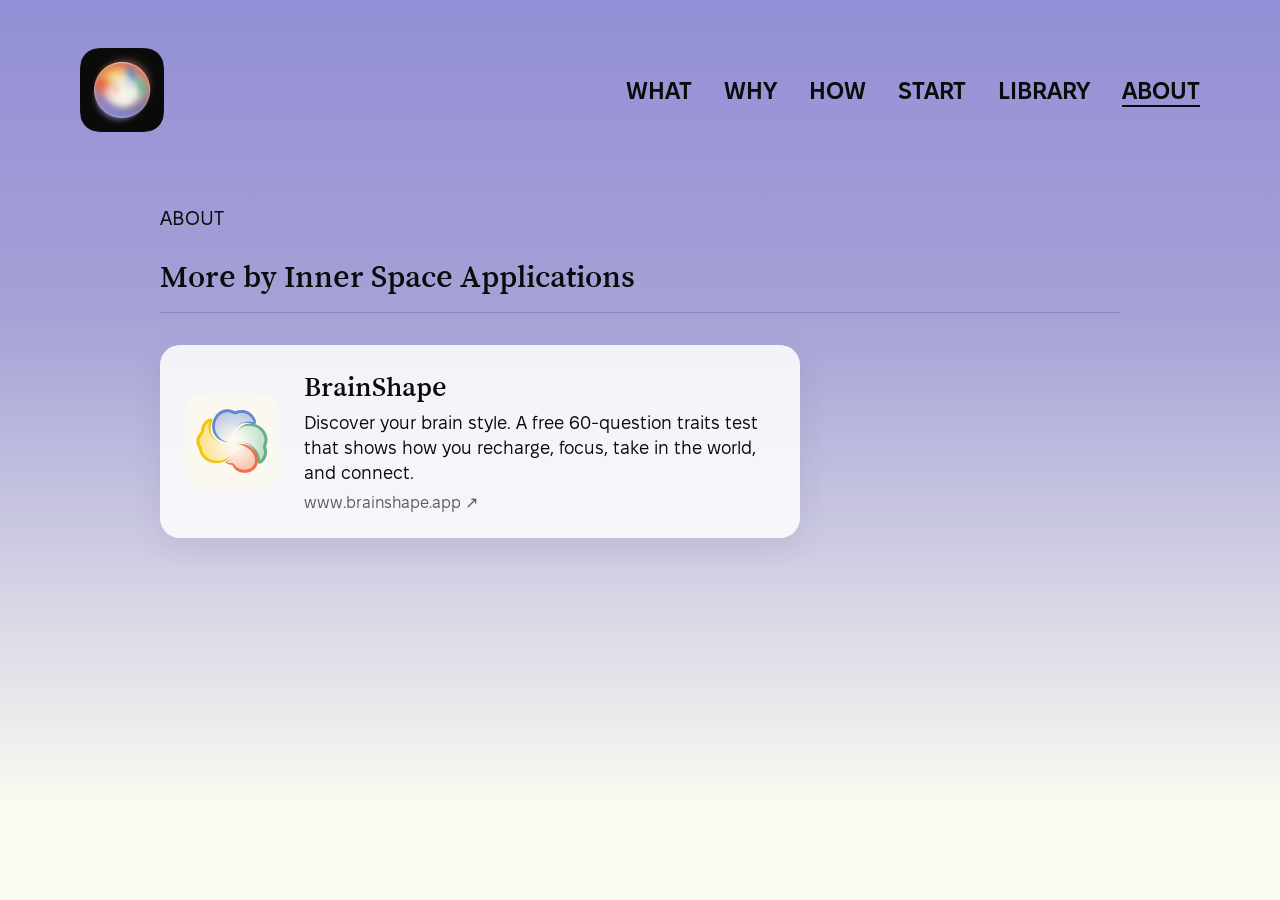
<file: about/index.html>
<!doctype html>
<html lang="en">
<head>
<meta charset="utf-8">
<meta name="viewport" content="width=device-width, initial-scale=1">
<title>Inner Space – About</title>
<meta name="description" content="About Inner Space Applications, the makers of Inner Space and BrainShape.">
<link rel="canonical" href="https://innerspacewellness.app/about/">
<meta property="og:type" content="website">
<meta property="og:title" content="Inner Space – About">
<meta property="og:description" content="About Inner Space Applications, the makers of Inner Space and BrainShape.">
<meta property="og:url" content="https://innerspacewellness.app/about/">
<meta property="og:image" content="https://innerspacewellness.app/og-image.jpg">
<meta name="twitter:card" content="summary_large_image">
<meta name="theme-color" content="#a3a1d7">
<link rel="icon" href="/favicon.png" type="image/png">
<link rel="apple-touch-icon" href="/apple-touch-icon.png">
<link rel="preload" href="/assets/fonts/SongMyung-Regular.woff2" as="font" type="font/woff2" crossorigin>
<link rel="stylesheet" href="/assets/css/site.css?v=20261121a">
</head>
<body class="page about-page">
<a class="skip-link" href="#main">Skip to content</a>
<header class="site-header">
  <a class="logo" href="/" aria-label="Inner Space home"><img src="/assets/img/logo.webp" width="84" height="84" alt="Inner Space"></a>
  <nav class="nav" aria-label="Main"><a href="/#what">What</a><a href="/#why">Why</a><a href="/#how">How</a><a href="/#start">Start</a><a href="/library/">Library</a><a href="/about/" aria-current="page">About</a></nav>
  <button class="menu-toggle" type="button" aria-label="Open menu" aria-expanded="false" aria-controls="mobile-menu"><svg width="49" height="49" viewBox="0 0 24 24" fill="none" stroke="currentColor" stroke-width="2" stroke-linecap="round" stroke-linejoin="round" aria-hidden="true"><path d="M4 6h16M7 12h13M10 18h10"/></svg></button>
</header>
<div class="mobile-menu" id="mobile-menu">
  <button class="menu-close" type="button" aria-label="Close menu"><svg width="48" height="48" viewBox="0 0 24 24" fill="none" stroke="currentColor" stroke-width="2" stroke-linecap="round" aria-hidden="true"><path d="M18 6 6 18M6 6l12 12"/></svg></button>
  <nav class="nav" aria-label="Mobile"><a href="/#what">What</a><a href="/#why">Why</a><a href="/#how">How</a><a href="/#start">Start</a><a href="/library/">Library</a><a href="/about/" aria-current="page">About</a></nav>
</div>
<main id="main" class="library about">
  <div class="wrap">
    <p class="eyebrow">About</p>
    <section class="library-section" aria-labelledby="more-heading">
      <h1 class="h3 library-section-title" id="more-heading">More by Inner Space Applications</h1>
      <a class="app-link" href="https://www.brainshape.app" target="_blank" rel="noopener">
        <img class="app-link-icon" src="/assets/img/brainshape-icon.webp" width="96" height="96" alt="BrainShape logo">
        <span class="app-link-body">
          <span class="app-link-name">BrainShape</span>
          <span class="app-link-desc">Discover your brain style. A free 60-question traits test that shows how you recharge, focus, take in the world, and connect.</span>
          <span class="app-link-url">www.brainshape.app <span aria-hidden="true">↗</span></span>
        </span>
      </a>
    </section>
  </div>
</main>
<script src="/assets/js/site.js?v=20261121a"></script>
</body>
</html>
</file>
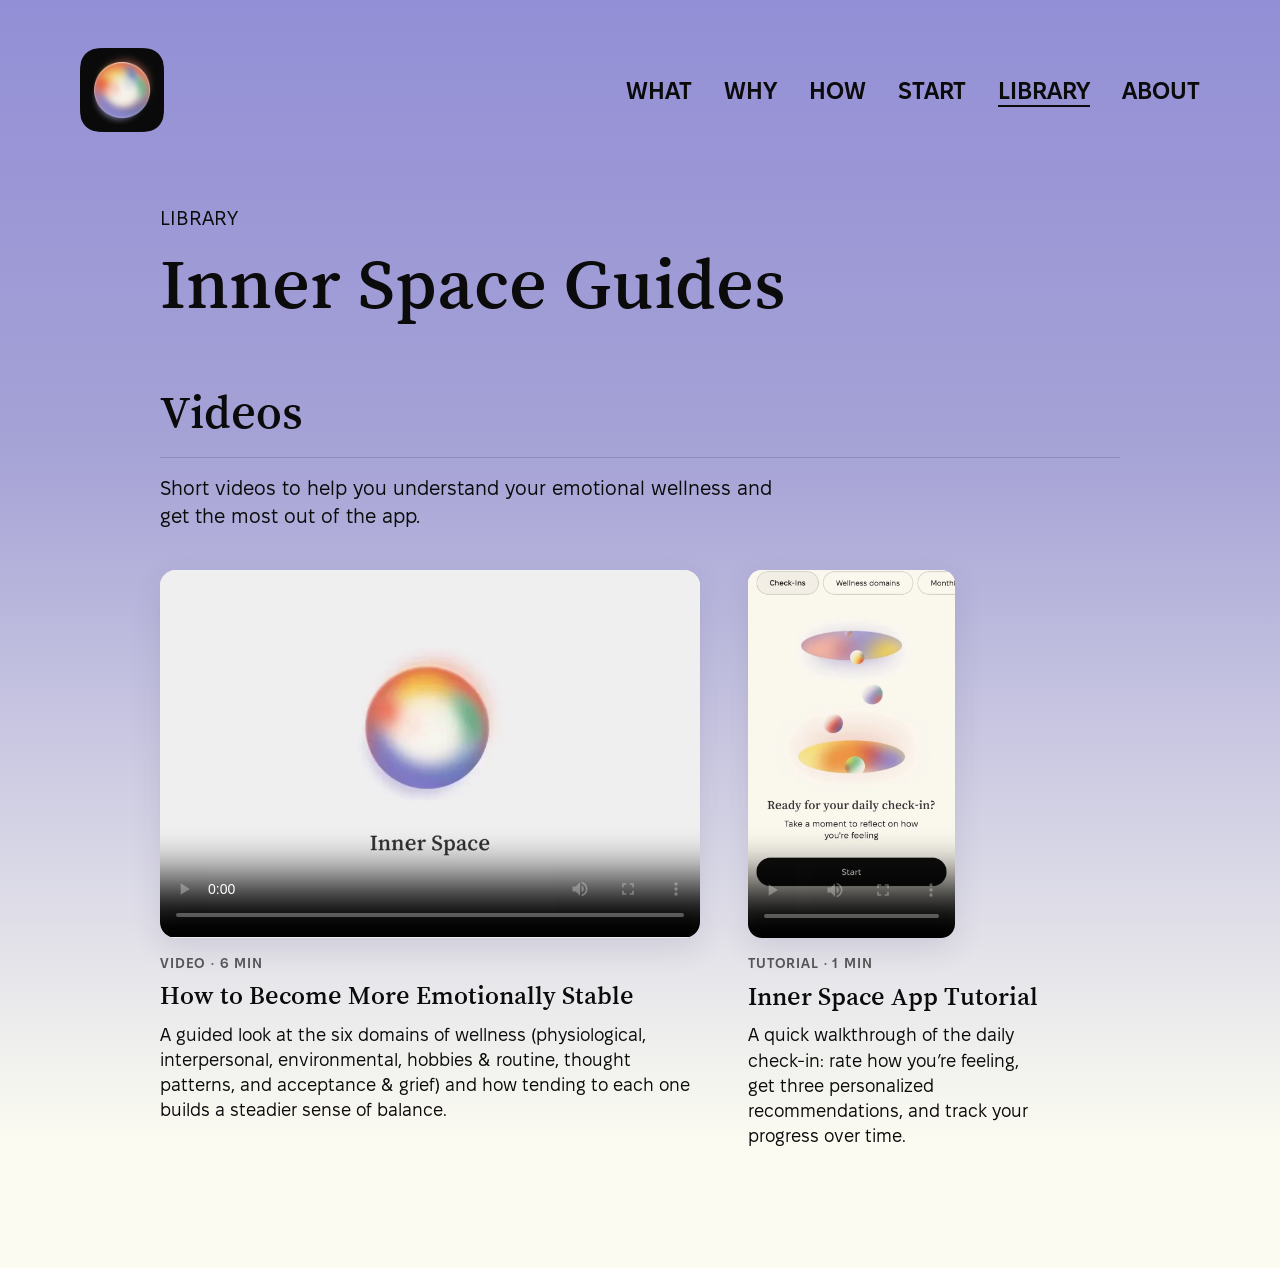
<file: library/index.html>
<!doctype html>
<html lang="en">
<head>
<meta charset="utf-8">
<meta name="viewport" content="width=device-width, initial-scale=1">
<title>Inner Space – Library</title>
<meta name="description" content="Short videos to help you understand your emotional wellness and get the most out of Inner Space.">
<link rel="canonical" href="https://innerspacewellness.app/library/">
<meta property="og:type" content="website">
<meta property="og:title" content="Inner Space – Library">
<meta property="og:description" content="Short videos to help you understand your emotional wellness and get the most out of Inner Space.">
<meta property="og:url" content="https://innerspacewellness.app/library/">
<meta property="og:image" content="https://innerspacewellness.app/og-image.jpg">
<meta name="twitter:card" content="summary_large_image">
<meta name="theme-color" content="#a3a1d7">
<link rel="icon" href="/favicon.png" type="image/png">
<link rel="apple-touch-icon" href="/apple-touch-icon.png">
<link rel="preload" href="/assets/fonts/SongMyung-Regular.woff2" as="font" type="font/woff2" crossorigin>
<link rel="stylesheet" href="/assets/css/site.css?v=20261121a">
</head>
<body class="page library-page">
<a class="skip-link" href="#main">Skip to content</a>
<header class="site-header">
  <a class="logo" href="/" aria-label="Inner Space home"><img src="/assets/img/logo.webp" width="84" height="84" alt="Inner Space"></a>
  <nav class="nav" aria-label="Main"><a href="/#what">What</a><a href="/#why">Why</a><a href="/#how">How</a><a href="/#start">Start</a><a href="/library/" aria-current="page">Library</a><a href="/about/">About</a></nav>
  <button class="menu-toggle" type="button" aria-label="Open menu" aria-expanded="false" aria-controls="mobile-menu"><svg width="49" height="49" viewBox="0 0 24 24" fill="none" stroke="currentColor" stroke-width="2" stroke-linecap="round" stroke-linejoin="round" aria-hidden="true"><path d="M4 6h16M7 12h13M10 18h10"/></svg></button>
</header>
<div class="mobile-menu" id="mobile-menu">
  <button class="menu-close" type="button" aria-label="Close menu"><svg width="48" height="48" viewBox="0 0 24 24" fill="none" stroke="currentColor" stroke-width="2" stroke-linecap="round" aria-hidden="true"><path d="M18 6 6 18M6 6l12 12"/></svg></button>
  <nav class="nav" aria-label="Mobile"><a href="/#what">What</a><a href="/#why">Why</a><a href="/#how">How</a><a href="/#start">Start</a><a href="/library/" aria-current="page">Library</a><a href="/about/">About</a></nav>
</div>
<main id="main" class="library">
  <div class="wrap">
    <header class="library-intro">
      <p class="eyebrow">Library</p>
      <h1 class="display">Inner Space Guides</h1>
    </header>

    <section class="library-section" aria-labelledby="videos-heading">
      <h2 class="h2 library-section-title" id="videos-heading">Videos</h2>
      <p class="text library-section-desc">Short videos to help you understand your emotional wellness and get the most out of the app.</p>
      <div class="library-grid">
      <article class="library-item landscape">
        <div class="library-media">
          <video controls playsinline preload="metadata" poster="/assets/img/poster-emotionally-stable.webp?v=2" width="882" height="600">
            <source src="/assets/video/how-to-become-more-emotionally-stable.mp4?v=2" type="video/mp4">
          </video>
        </div>
        <p class="library-meta">Video · 6 min</p>
        <h3 class="library-title">How to Become More Emotionally Stable</h3>
        <p class="text">A guided look at the six domains of wellness (physiological, interpersonal, environmental, hobbies &amp; routine, thought patterns, and acceptance &amp; grief) and how tending to each one builds a steadier sense of balance.</p>
      </article>

      <article class="library-item portrait">
        <div class="library-media">
          <video controls playsinline preload="metadata" poster="/assets/img/poster-app-tutorial.webp" width="720" height="1280">
            <source src="/assets/video/inner-space-app-tutorial.mp4" type="video/mp4">
          </video>
        </div>
        <p class="library-meta">Tutorial · 1 min</p>
        <h3 class="library-title">Inner Space App Tutorial</h3>
        <p class="text">A quick walkthrough of the daily check-in: rate how you’re feeling, get three personalized recommendations, and track your progress over time.</p>
      </article>
      </div>
    </section>
    <!-- Future: <section class="library-section"> with an "Articles" heading goes here -->
  </div>
</main>
<script src="/assets/js/site.js?v=20261121a"></script>
</body>
</html>
</file>
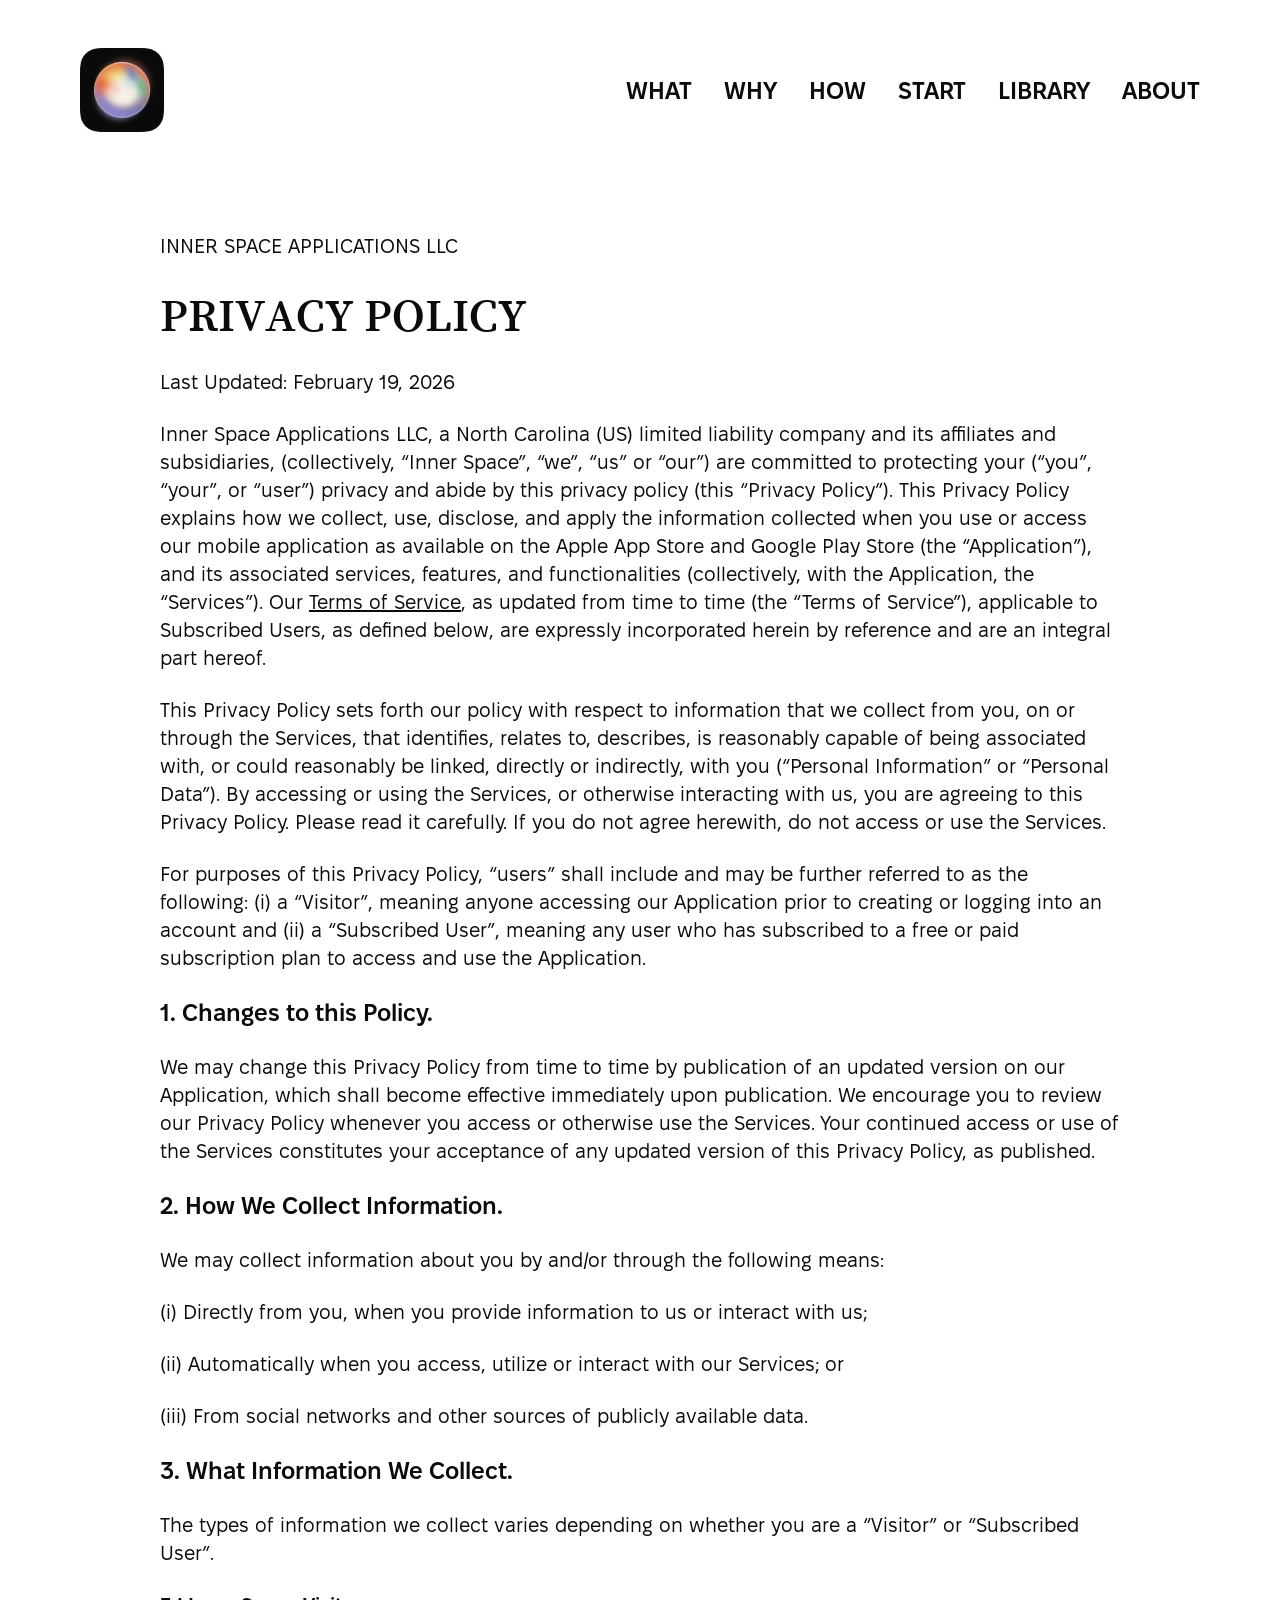
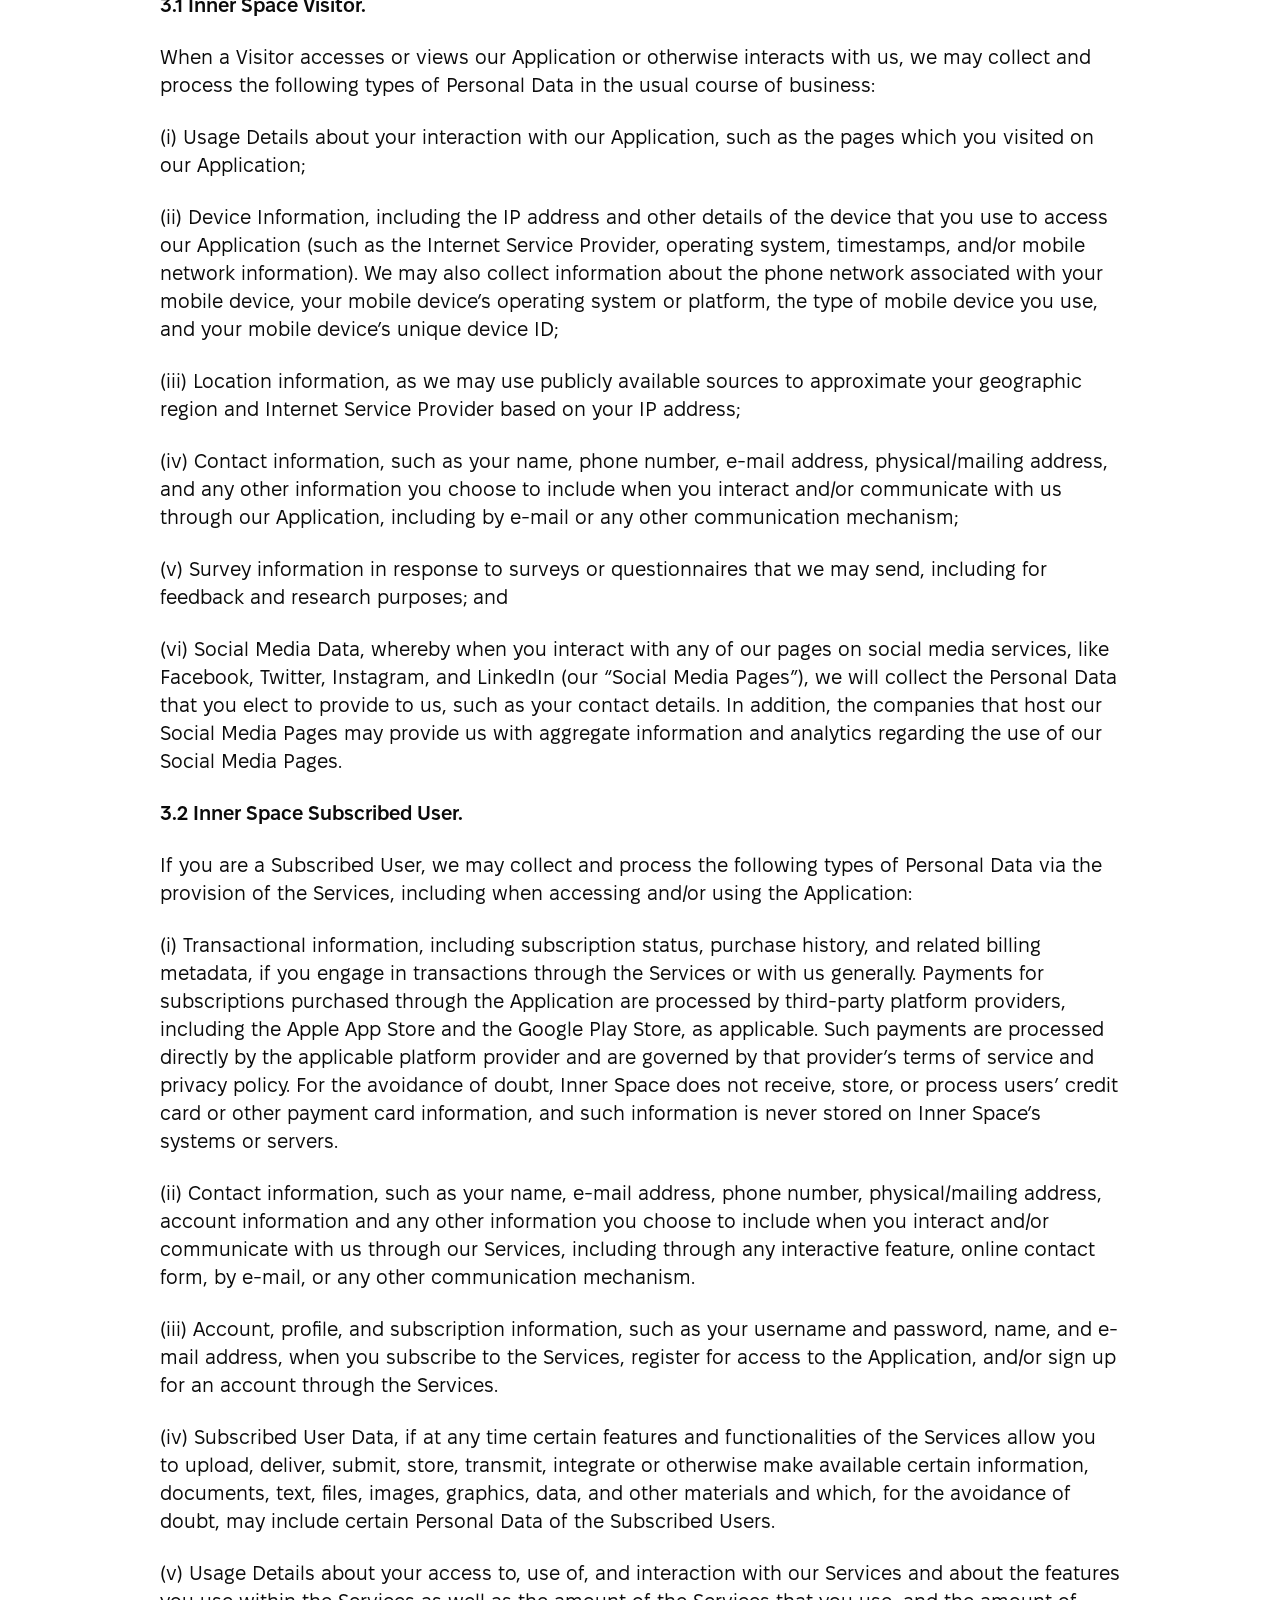
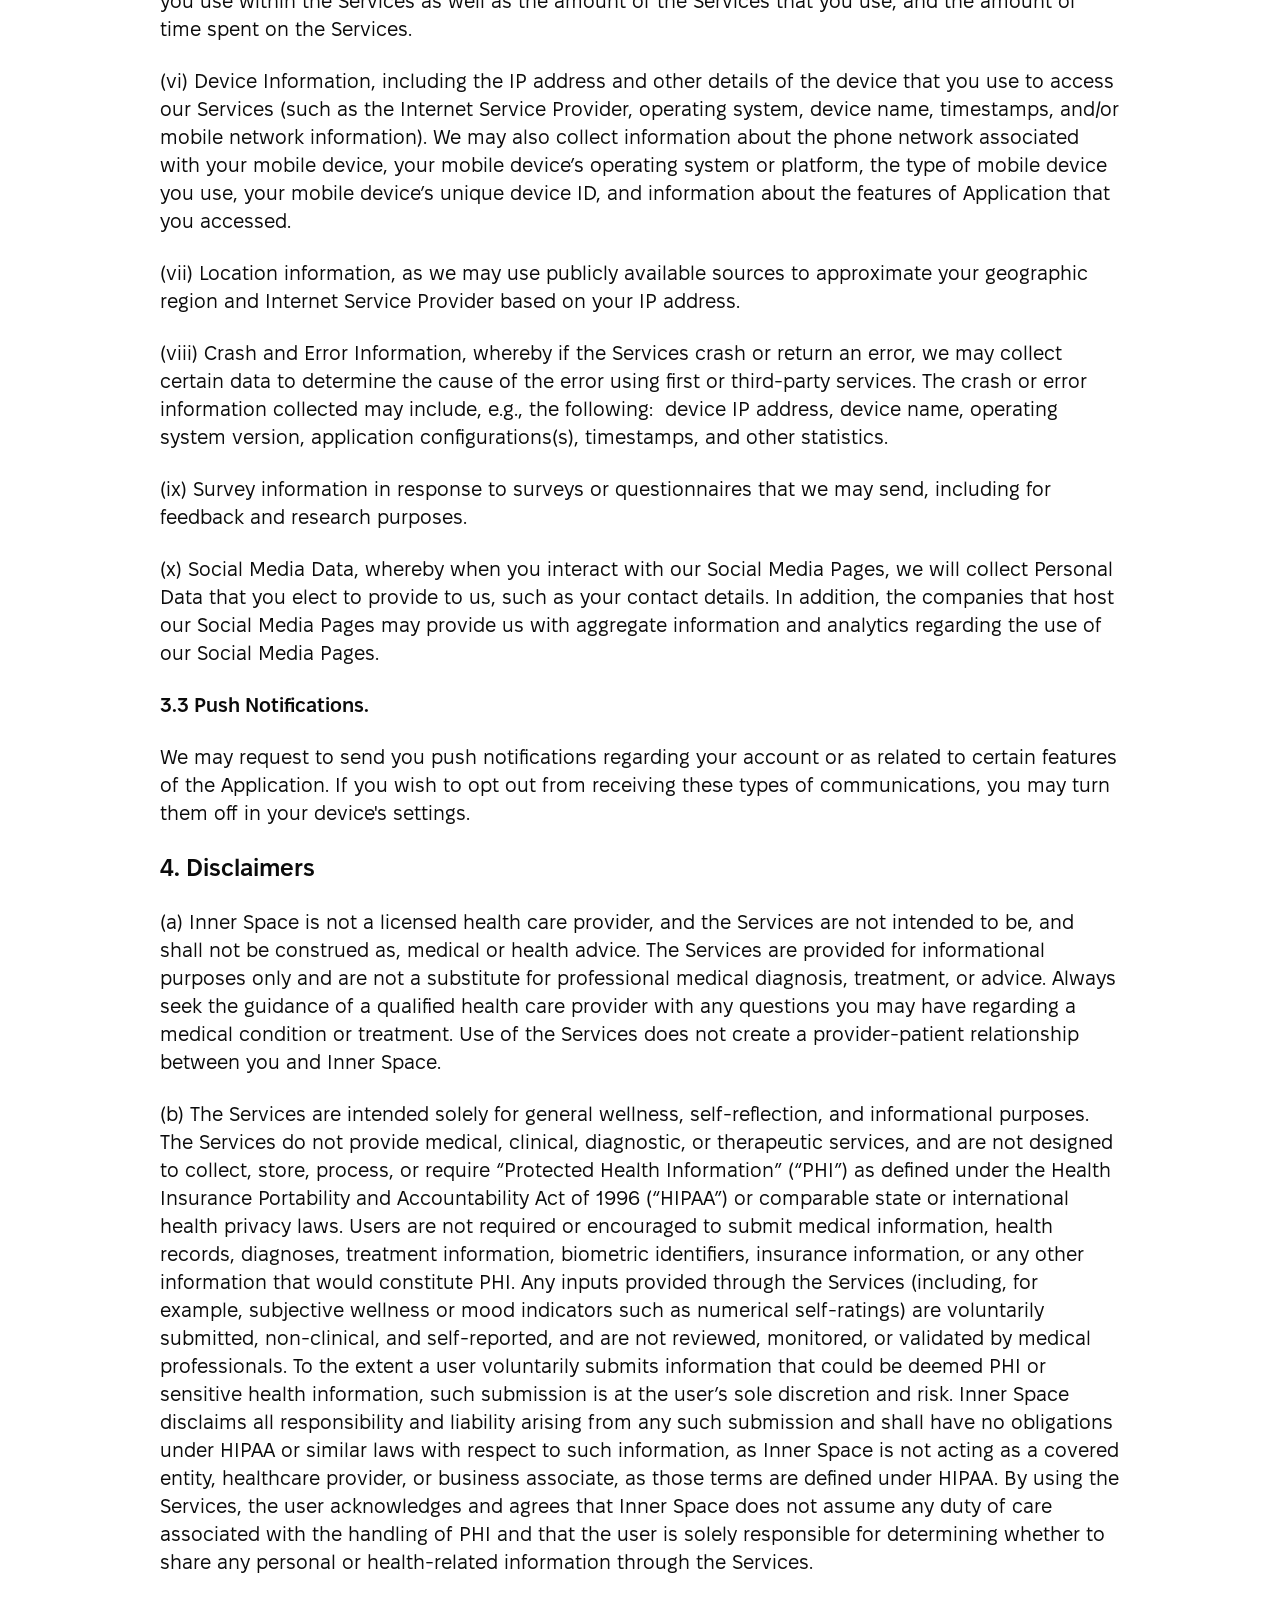
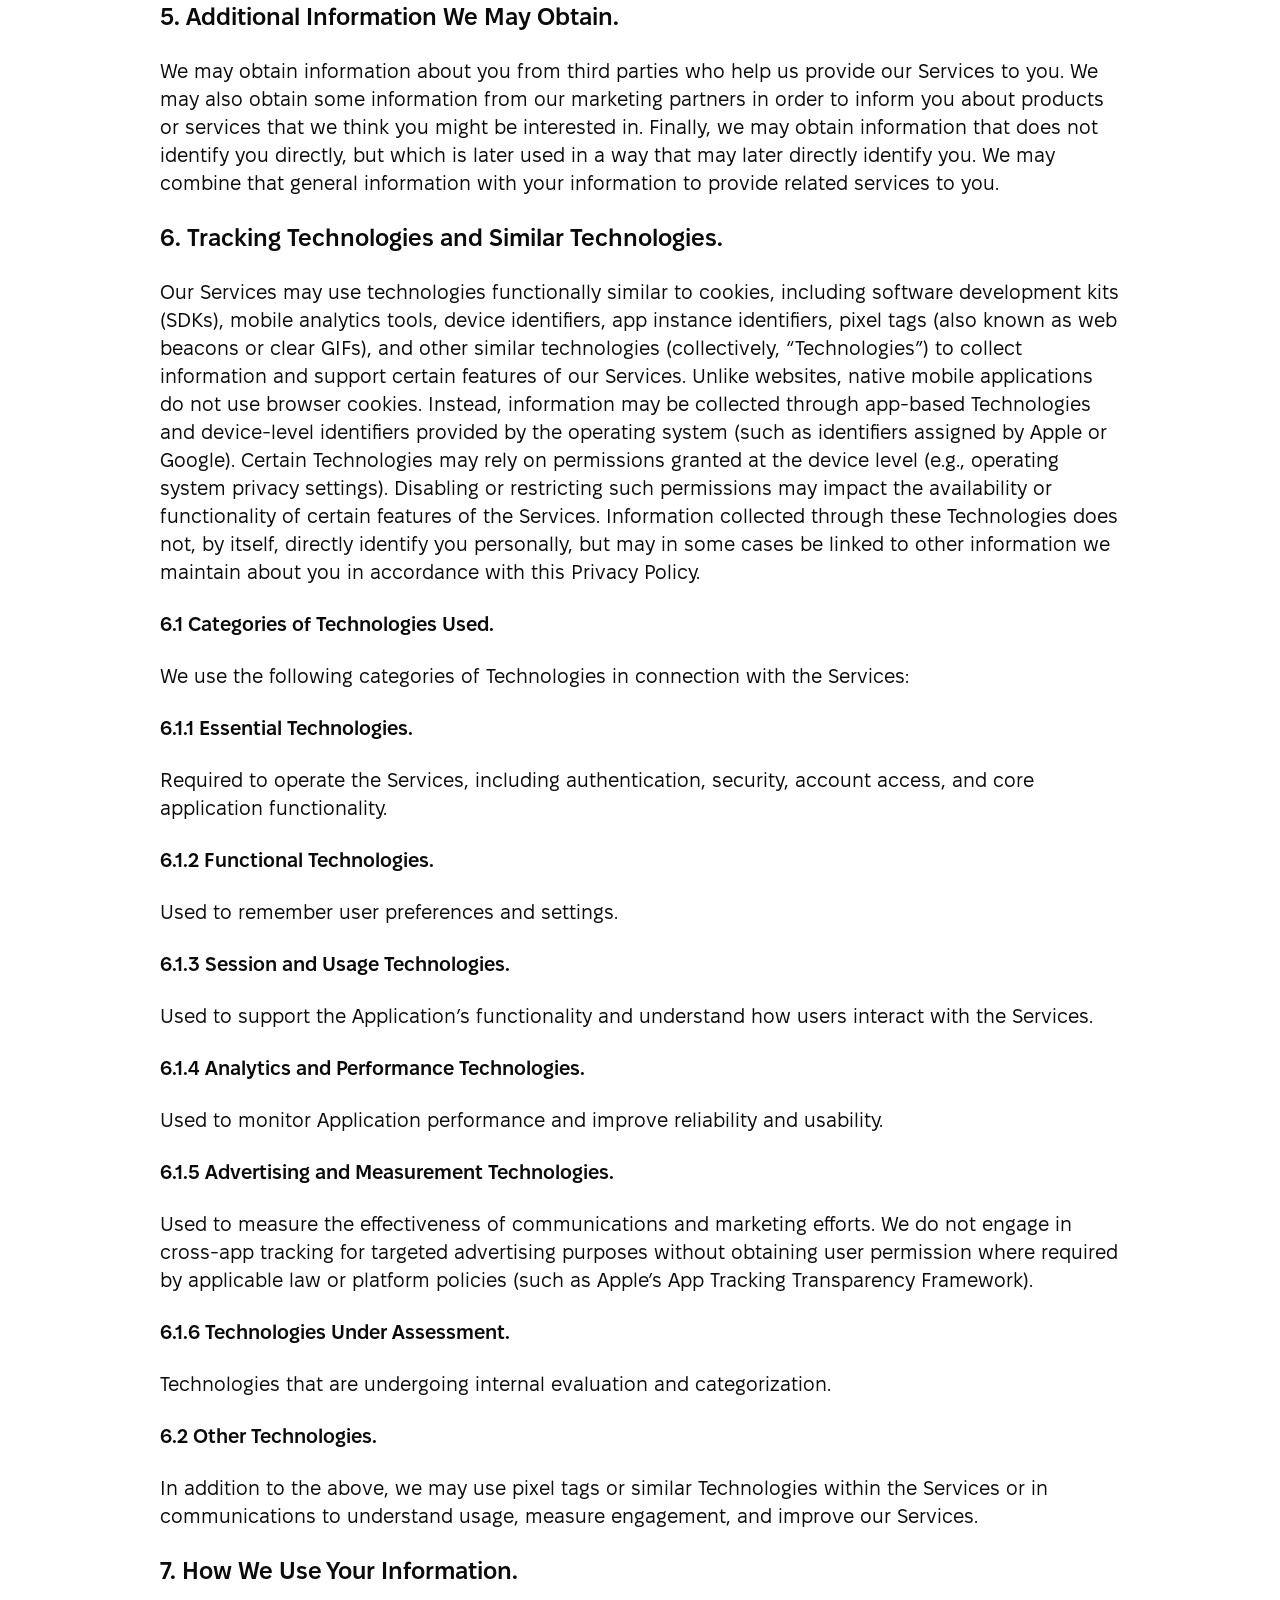
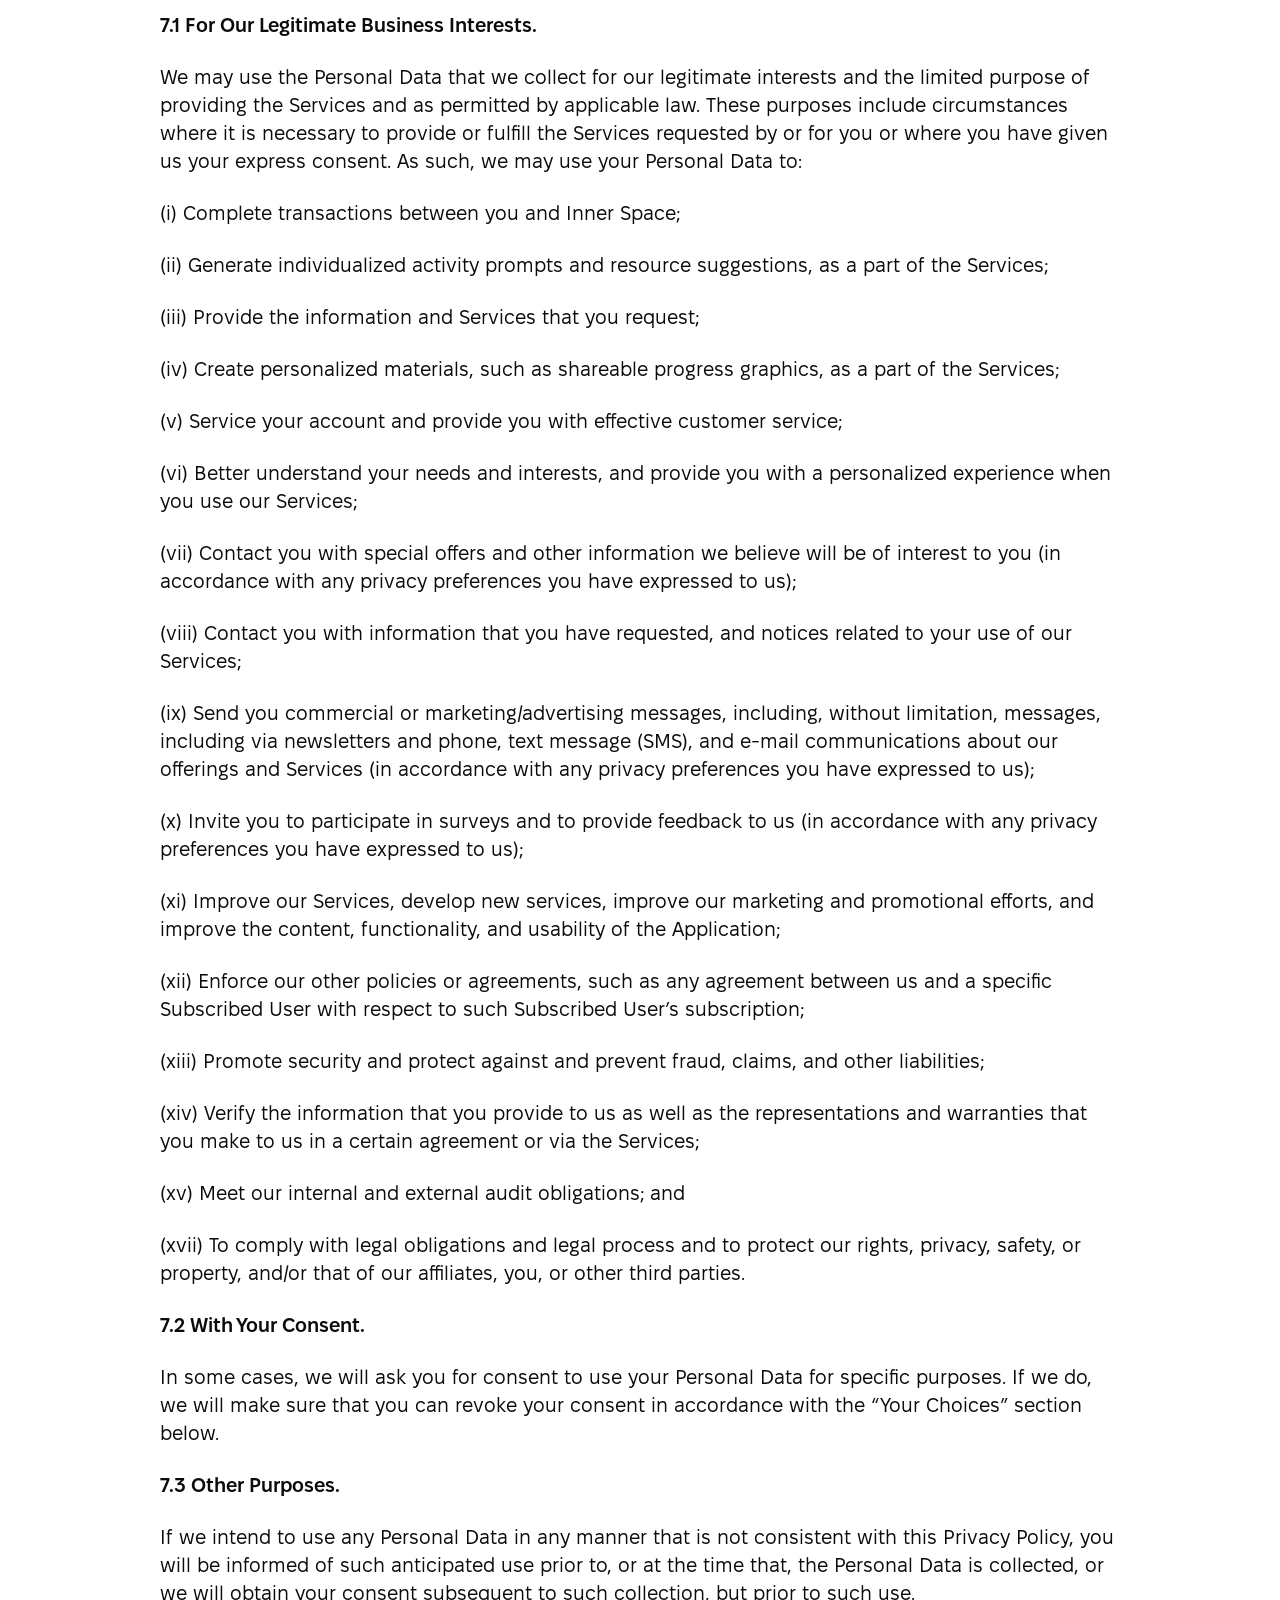
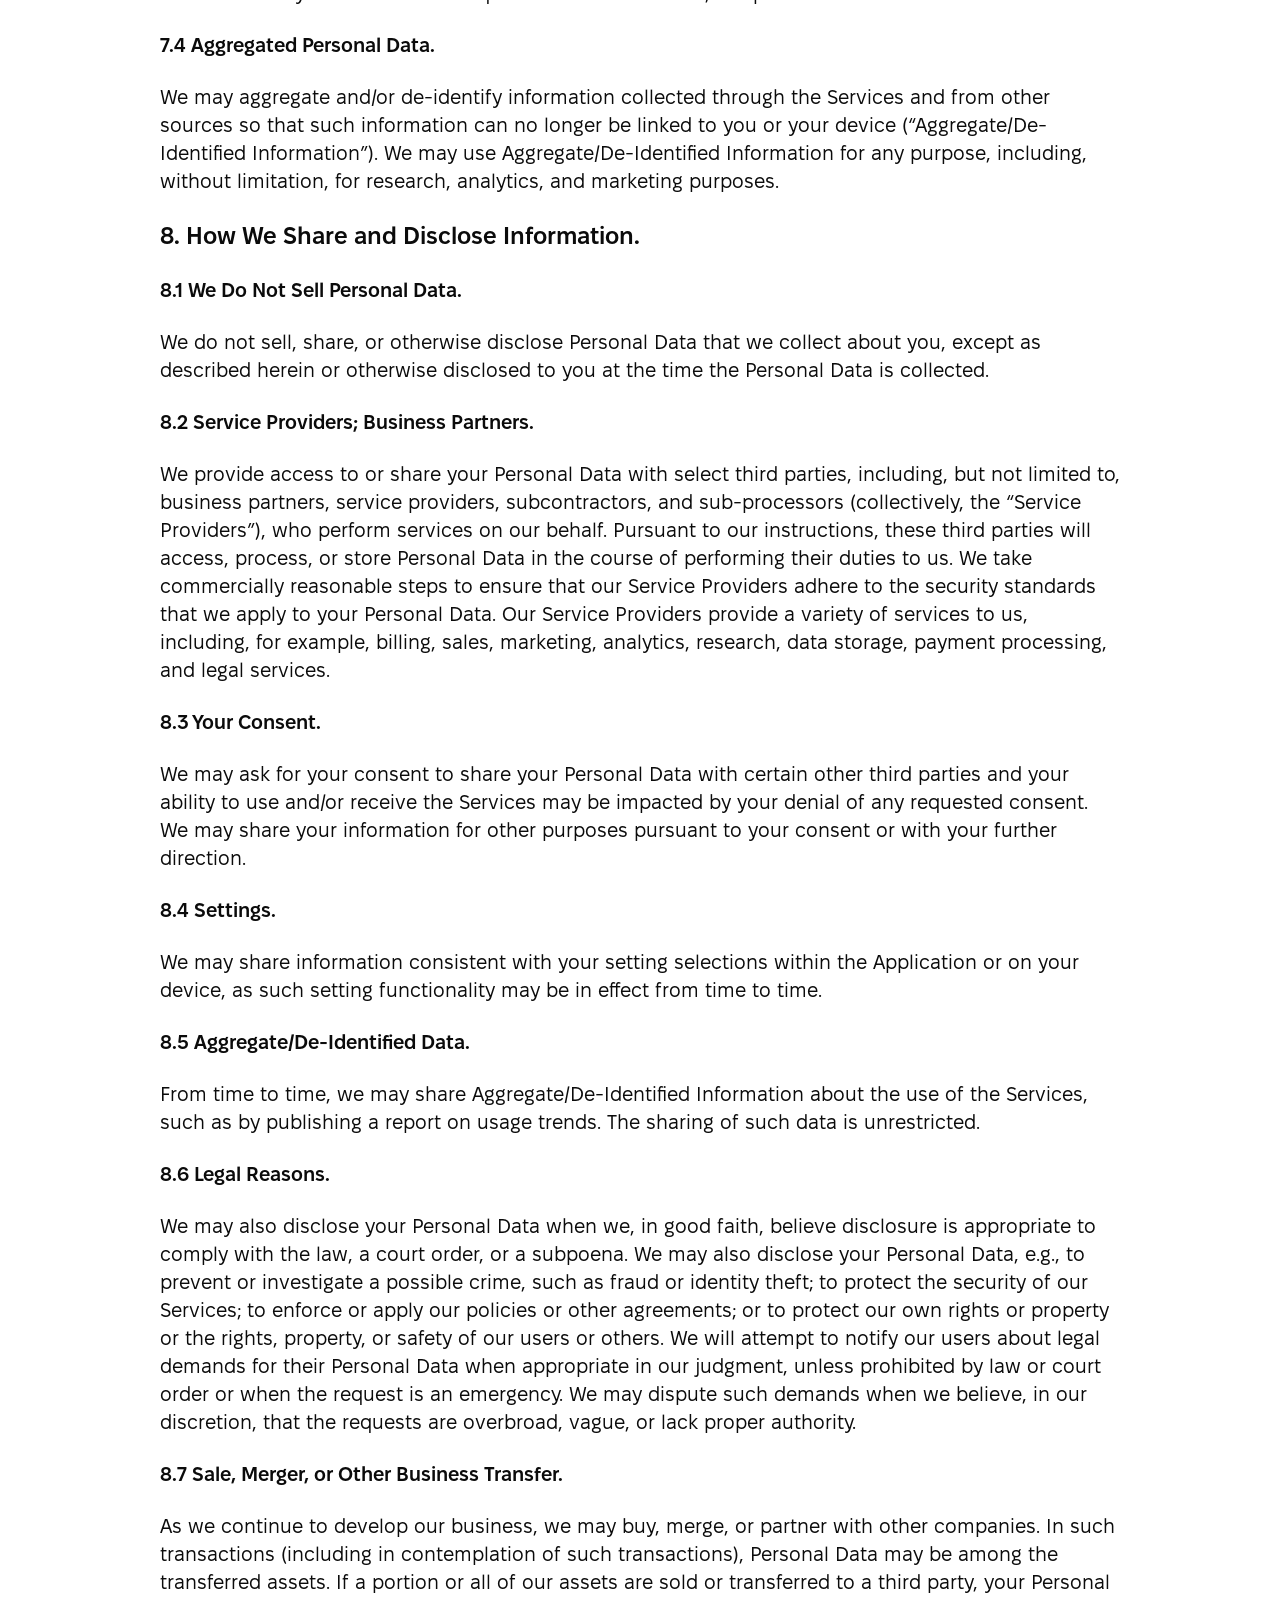
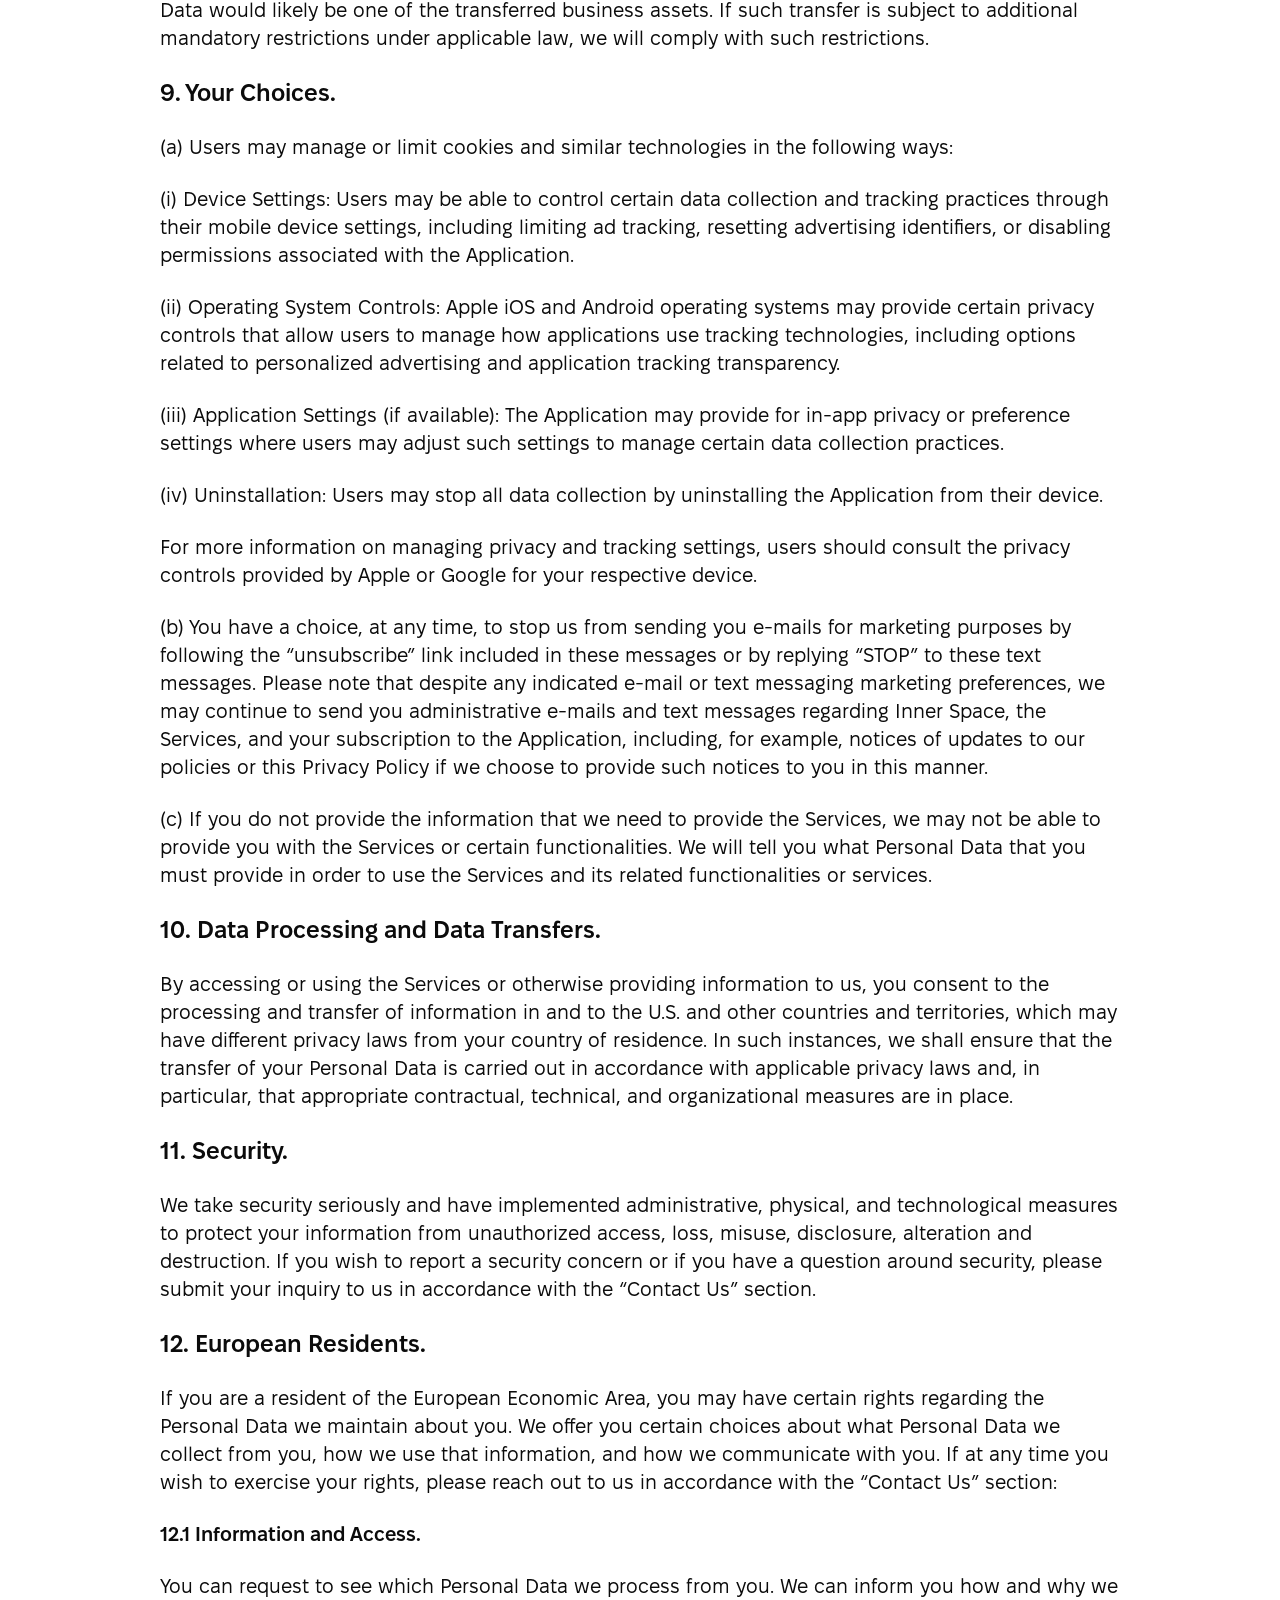
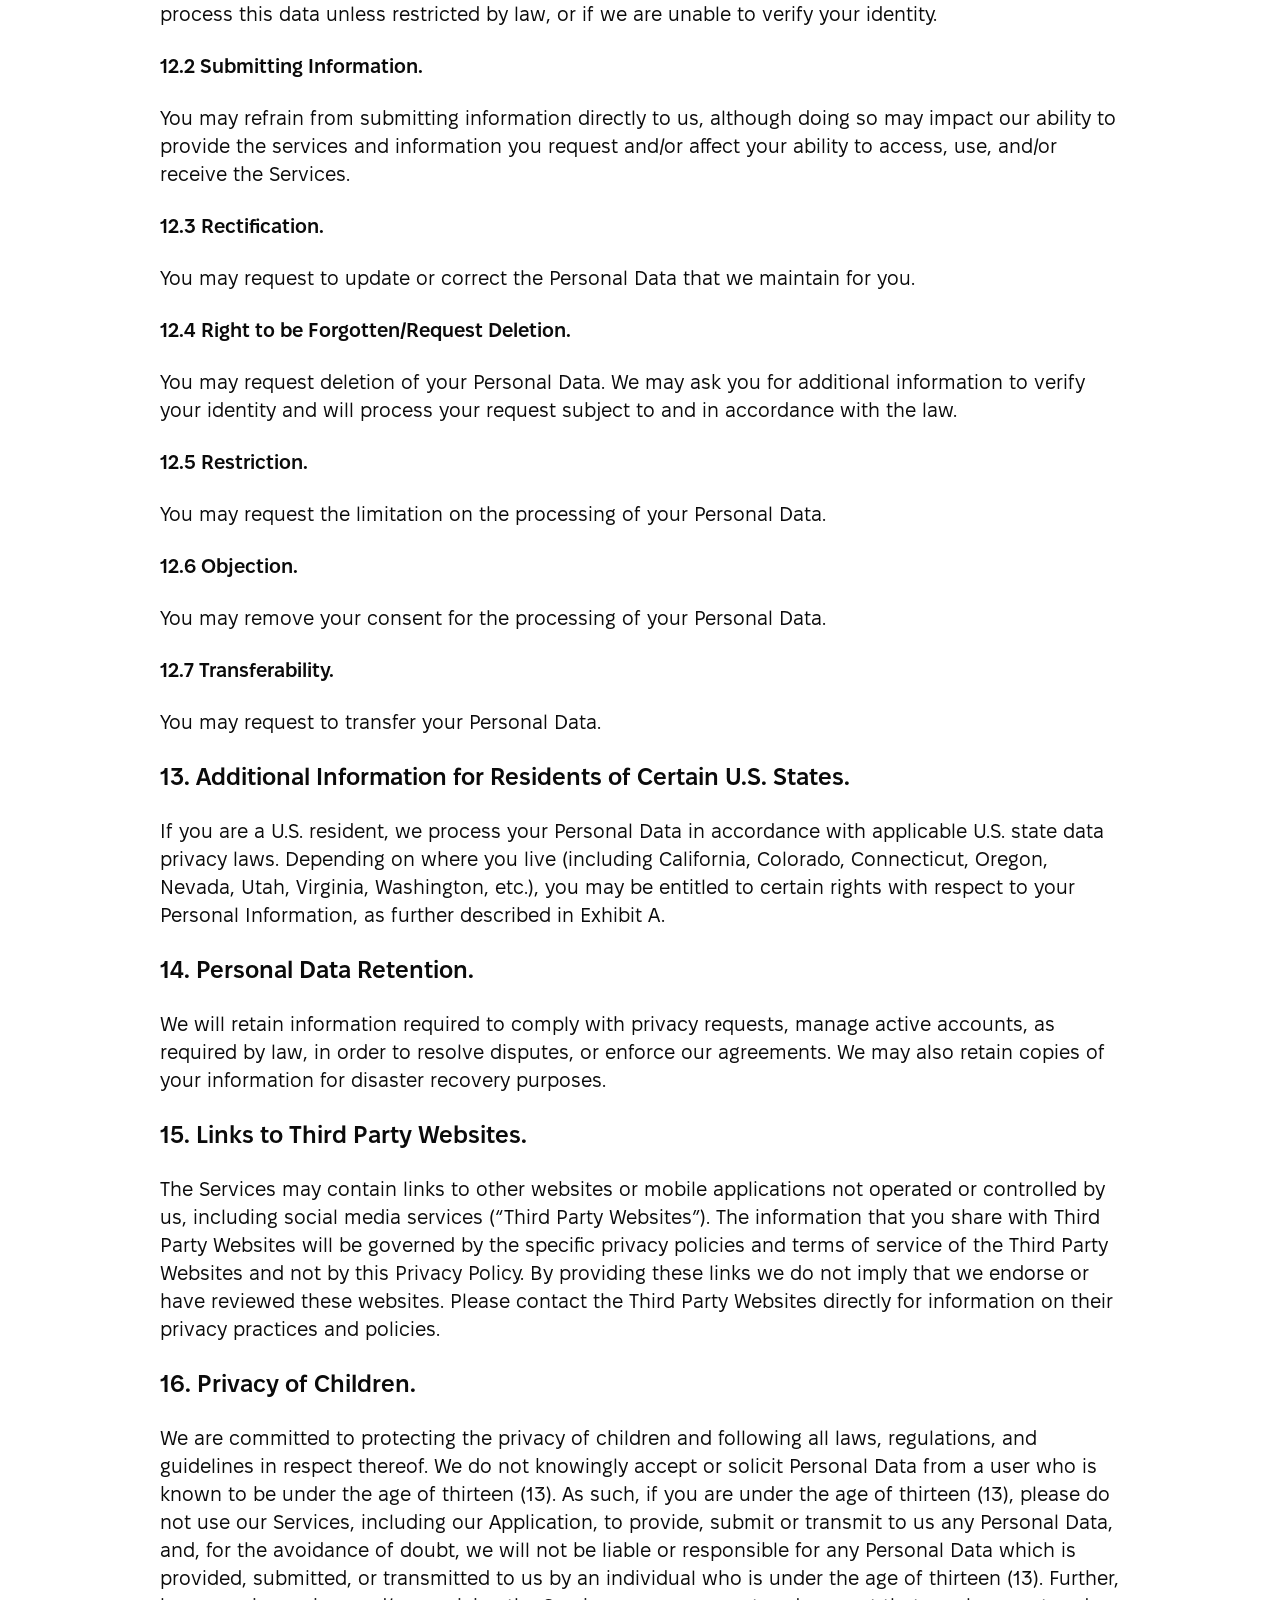
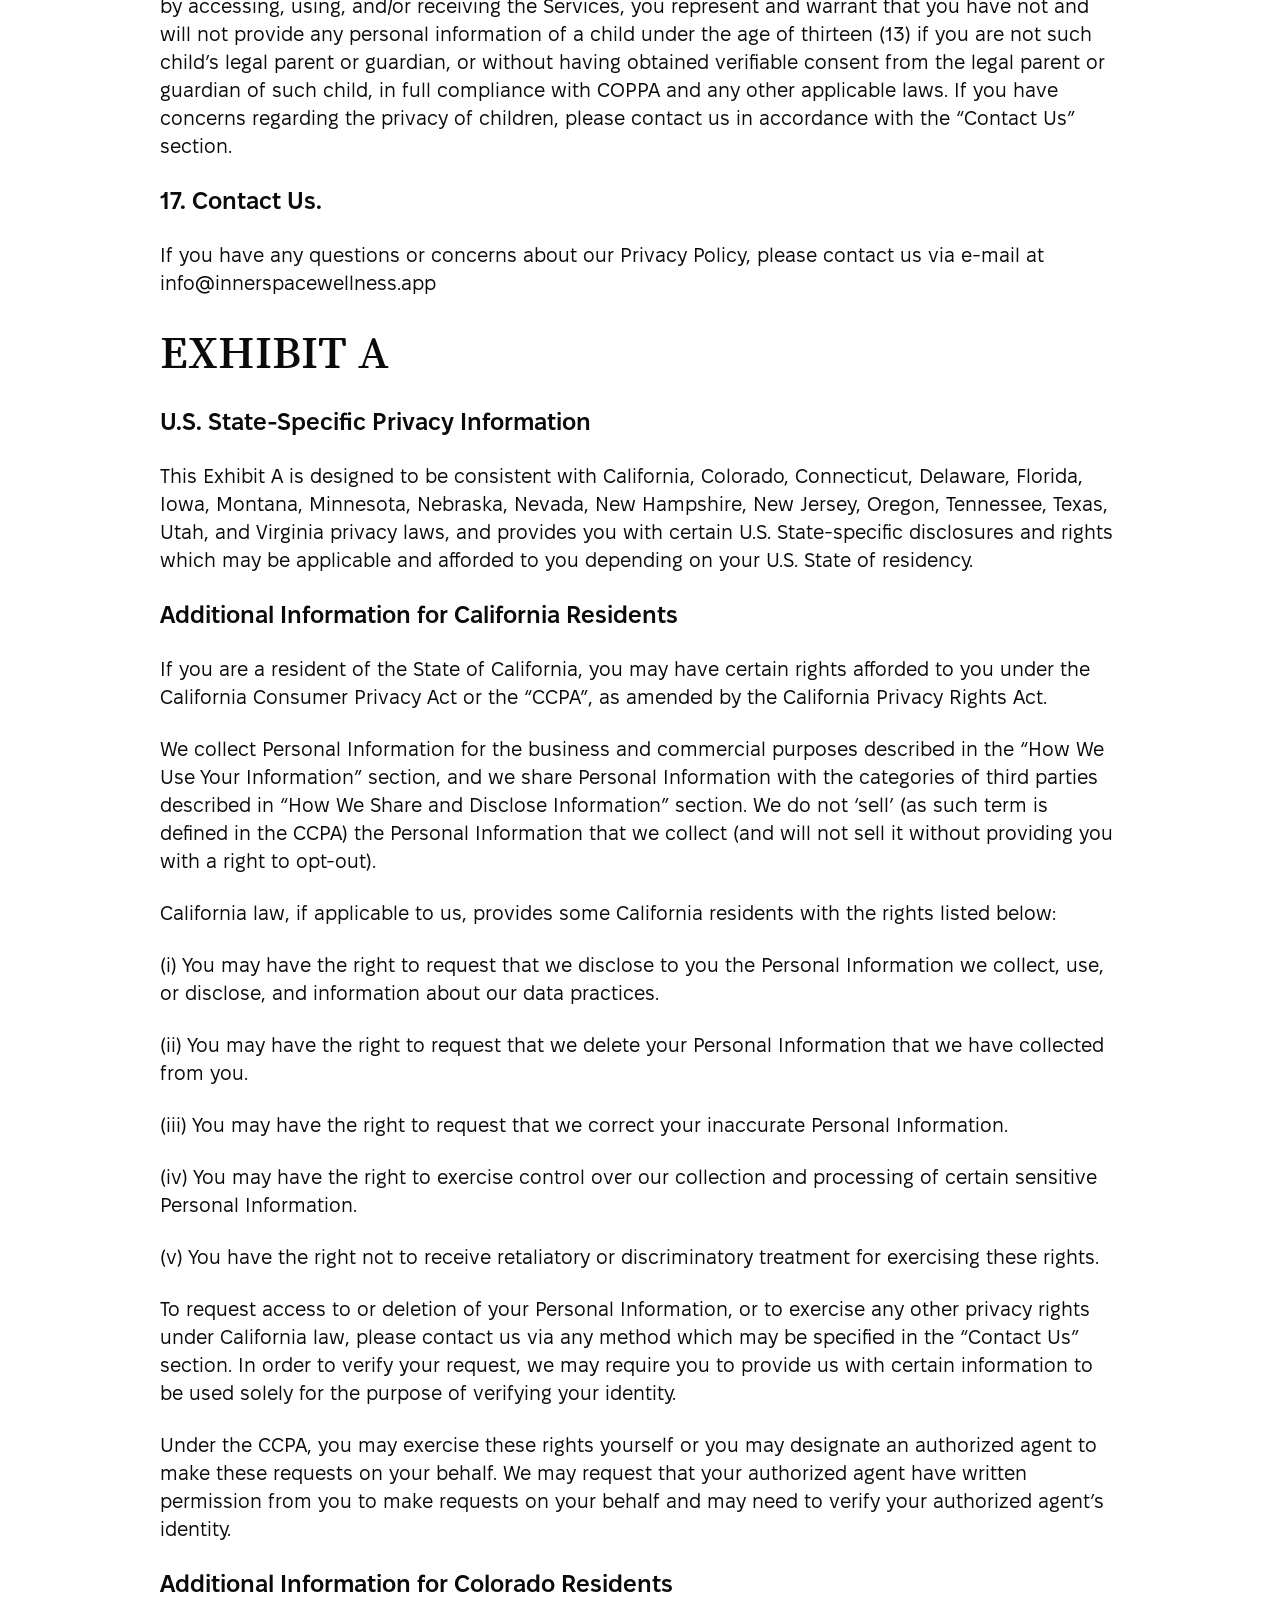
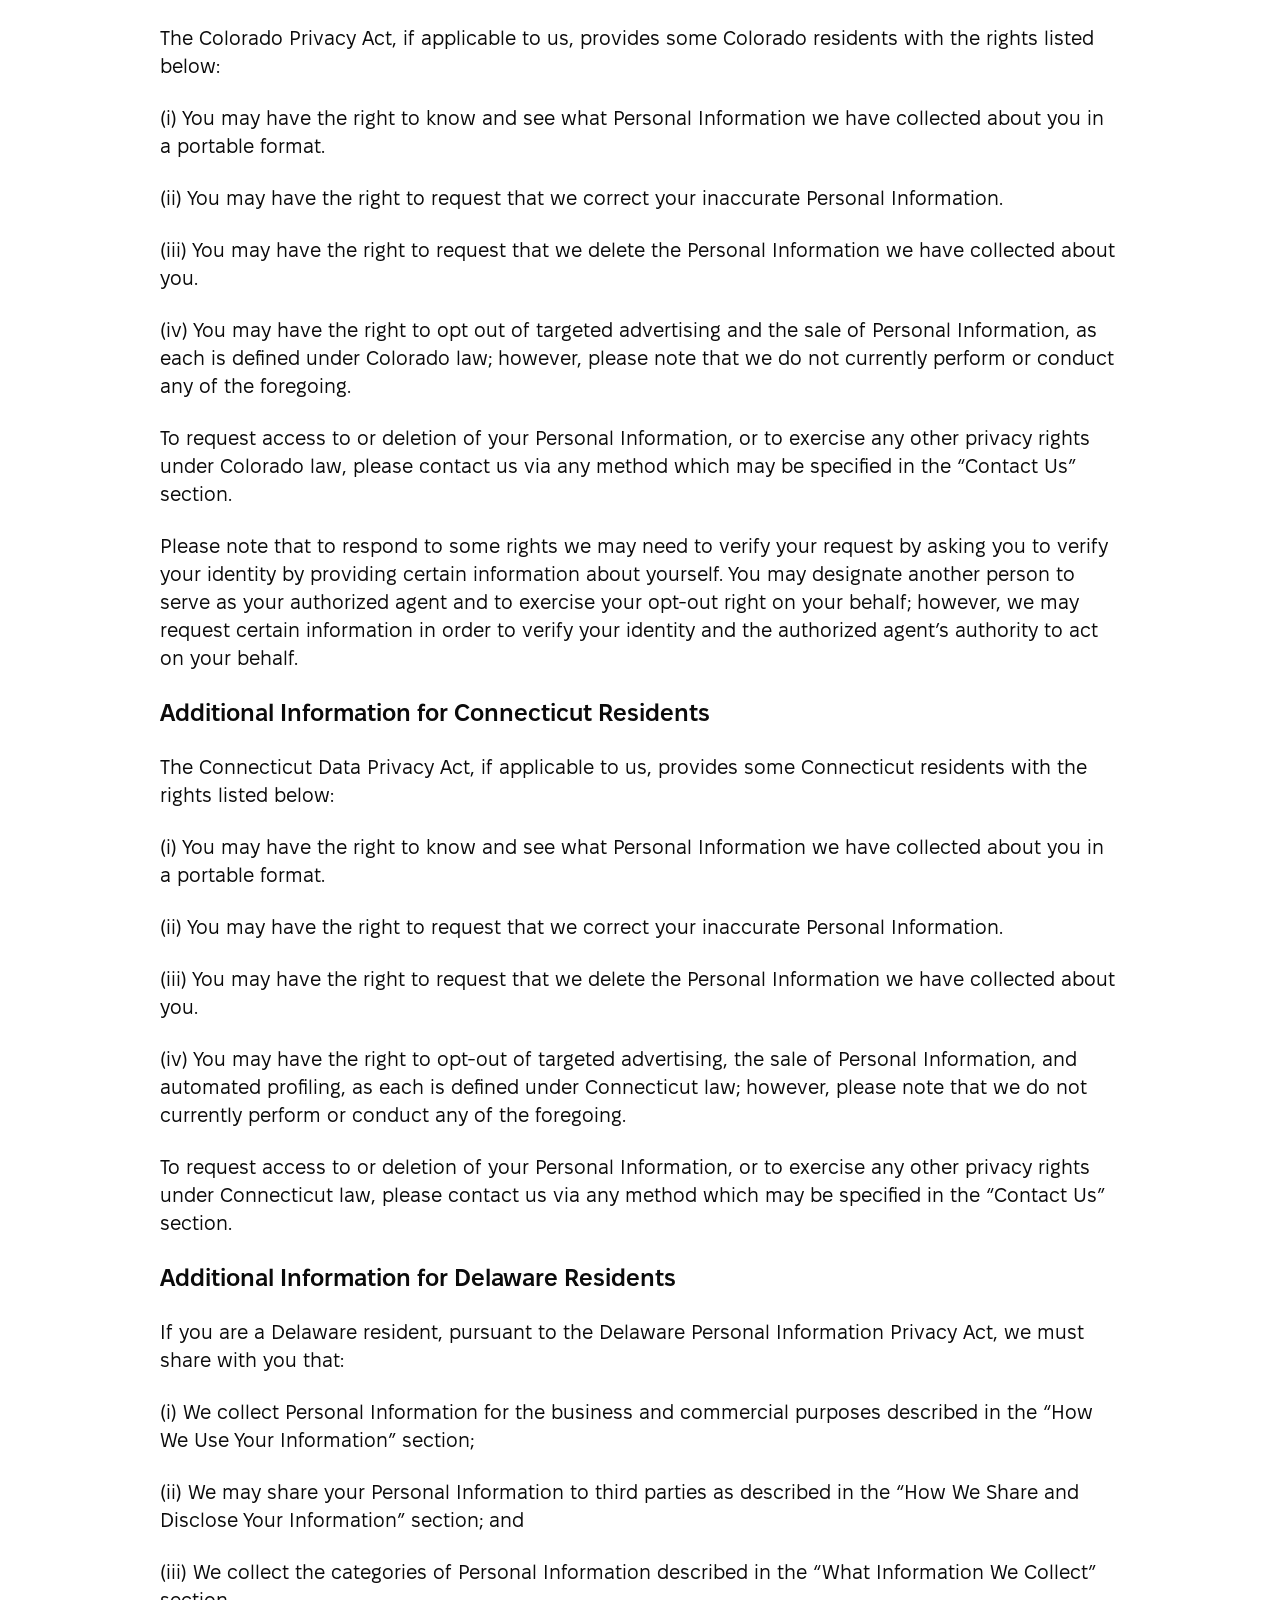
<file: privacy-policy/index.html>
<!doctype html>
<html lang="en">
<head>
<meta charset="utf-8">
<meta name="viewport" content="width=device-width, initial-scale=1">
<title>Inner Space – Privacy policy</title>
<meta name="description" content="Inner Space. Create emotional balance with three simple daily actions, guided by therapist-designed frameworks and personalized support. Download the app to get started.">
<link rel="canonical" href="https://innerspacewellness.app/privacy-policy/">
<meta property="og:type" content="website">
<meta property="og:title" content="Inner Space – Privacy policy">
<meta property="og:description" content="Inner Space. Create emotional balance with three simple daily actions, guided by therapist-designed frameworks and personalized support. Download the app to get started.">
<meta property="og:url" content="https://innerspacewellness.app/privacy-policy/">
<meta property="og:image" content="https://innerspacewellness.app/og-image.jpg">
<meta name="twitter:card" content="summary_large_image">
<meta name="theme-color" content="#a3a1d7">
<link rel="icon" href="/favicon.png" type="image/png">
<link rel="apple-touch-icon" href="/apple-touch-icon.png">
<link rel="preload" href="/assets/fonts/SongMyung-Regular.woff2" as="font" type="font/woff2" crossorigin>
<link rel="stylesheet" href="/assets/css/site.css?v=20261121a">
</head>
<body class="page">
<a class="skip-link" href="#main">Skip to content</a>
<header class="site-header">
  <a class="logo" href="/" aria-label="Inner Space home"><img src="/assets/img/logo.webp" width="84" height="84" alt="Inner Space"></a>
  <nav class="nav" aria-label="Main"><a href="/#what">What</a><a href="/#why">Why</a><a href="/#how">How</a><a href="/#start">Start</a><a href="/library/">Library</a><a href="/about/">About</a></nav>
  <button class="menu-toggle" type="button" aria-label="Open menu" aria-expanded="false" aria-controls="mobile-menu"><svg width="49" height="49" viewBox="0 0 24 24" fill="none" stroke="currentColor" stroke-width="2" stroke-linecap="round" stroke-linejoin="round" aria-hidden="true"><path d="M4 6h16M7 12h13M10 18h10"/></svg></button>
</header>
<div class="mobile-menu" id="mobile-menu">
  <button class="menu-close" type="button" aria-label="Close menu"><svg width="48" height="48" viewBox="0 0 24 24" fill="none" stroke="currentColor" stroke-width="2" stroke-linecap="round" aria-hidden="true"><path d="M18 6 6 18M6 6l12 12"/></svg></button>
  <nav class="nav" aria-label="Mobile"><a href="/#what">What</a><a href="/#why">Why</a><a href="/#how">How</a><a href="/#start">Start</a><a href="/library/">Library</a><a href="/about/">About</a></nav>
</div>
<main id="main" class="legal">
  <div class="wrap">
      <p class="eyebrow">Inner Space Applications LLC</p>
      <h1>PRIVACY POLICY</h1>
      <p>Last Updated: February 19, 2026</p>
      <p>Inner Space Applications LLC, a North Carolina (US) limited liability company and its affiliates and subsidiaries, (collectively, “Inner Space”, “we”, “us” or “our”) are committed to protecting your (“you”, “your”, or “user”) privacy and abide by this privacy policy (this “Privacy Policy”). This Privacy Policy explains how we collect, use, disclose, and apply the information collected when you use or access our mobile application as available on the Apple App Store and Google Play Store (the “Application”), and its associated services, features, and functionalities (collectively, with the Application, the “Services”). Our <a href="/terms-of-service/">Terms of Service</a>, as updated from time to time (the “Terms of Service”), applicable to Subscribed Users, as defined below, are expressly incorporated herein by reference and are an integral part hereof.</p>
      <p>This Privacy Policy sets forth our policy with respect to information that we collect from you, on or through the Services, that identifies, relates to, describes, is reasonably capable of being associated with, or could reasonably be linked, directly or indirectly, with you (“Personal Information” or “Personal Data”). By accessing or using the Services, or otherwise interacting with us, you are agreeing to this Privacy Policy. Please read it carefully. If you do not agree herewith, do not access or use the Services.</p>
      <p>For purposes of this Privacy Policy, “users” shall include and may be further referred to as the following: (i) a “Visitor”, meaning anyone accessing our Application prior to creating or logging into an account and (ii) a “Subscribed User”, meaning any user who has subscribed to a free or paid subscription plan to access and use the Application.</p>
      <h2>1. Changes to this Policy.</h2>
      <p>We may change this Privacy Policy from time to time by publication of an updated version on our Application, which shall become effective immediately upon publication. We encourage you to review our Privacy Policy whenever you access or otherwise use the Services. Your continued access or use of the Services constitutes your acceptance of any updated version of this Privacy Policy, as published.</p>
      <h2>2. How We Collect Information.</h2>
      <p>We may collect information about you by and/or through the following means:</p>
      <p>(i) Directly from you, when you provide information to us or interact with us;</p>
      <p>(ii) Automatically when you access, utilize or interact with our Services; or</p>
      <p>(iii) From social networks and other sources of publicly available data.</p>
      <h2>3. What Information We Collect.</h2>
      <p>The types of information we collect varies depending on whether you are a “Visitor” or “Subscribed User”.</p>
      <h3>3.1 Inner Space Visitor.</h3>
      <p>When a Visitor accesses or views our Application or otherwise interacts with us, we may collect and process the following types of Personal Data in the usual course of business:</p>
      <p>(i) Usage Details about your interaction with our Application, such as the pages which you visited on our Application;</p>
      <p>(ii) Device Information, including the IP address and other details of the device that you use to access our Application (such as the Internet Service Provider, operating system, timestamps, and/or mobile network information). We may also collect information about the phone network associated with your mobile device, your mobile device’s operating system or platform, the type of mobile device you use, and your mobile device’s unique device ID;</p>
      <p>(iii) Location information, as we may use publicly available sources to approximate your geographic region and Internet Service Provider based on your IP address;</p>
      <p>(iv) Contact information, such as your name, phone number, e-mail address, physical/mailing address, and any other information you choose to include when you interact and/or communicate with us through our Application, including by e-mail or any other communication mechanism;</p>
      <p>(v) Survey information in response to surveys or questionnaires that we may send, including for feedback and research purposes; and</p>
      <p>(vi) Social Media Data, whereby when you interact with any of our pages on social media services, like Facebook, Twitter, Instagram, and LinkedIn (our “Social Media Pages”), we will collect the Personal Data that you elect to provide to us, such as your contact details. In addition, the companies that host our Social Media Pages may provide us with aggregate information and analytics regarding the use of our Social Media Pages.</p>
      <h3>3.2 Inner Space Subscribed User.</h3>
      <p>If you are a Subscribed User, we may collect and process the following types of Personal Data via the provision of the Services, including when accessing and/or using the Application:</p>
      <p>(i) Transactional information, including subscription status, purchase history, and related billing metadata, if you engage in transactions through the Services or with us generally. Payments for subscriptions purchased through the Application are processed by third-party platform providers, including the Apple App Store and the Google Play Store, as applicable. Such payments are processed directly by the applicable platform provider and are governed by that provider’s terms of service and privacy policy. For the avoidance of doubt, Inner Space does not receive, store, or process users’ credit card or other payment card information, and such information is never stored on Inner Space’s systems or servers.</p>
      <p>(ii) Contact information, such as your name, e-mail address, phone number, physical/mailing address, account information and any other information you choose to include when you interact and/or communicate with us through our Services, including through any interactive feature, online contact form, by e-mail, or any other communication mechanism.</p>
      <p>(iii) Account, profile, and subscription information, such as your username and password, name, and e-mail address, when you subscribe to the Services, register for access to the Application, and/or sign up for an account through the Services.</p>
      <p>(iv) Subscribed User Data, if at any time certain features and functionalities of the Services allow you to upload, deliver, submit, store, transmit, integrate or otherwise make available certain information, documents, text, files, images, graphics, data, and other materials and which, for the avoidance of doubt, may include certain Personal Data of the Subscribed Users.</p>
      <p>(v) Usage Details about your access to, use of, and interaction with our Services and about the features you use within the Services as well as the amount of the Services that you use, and the amount of time spent on the Services.</p>
      <p>(vi) Device Information, including the IP address and other details of the device that you use to access our Services (such as the Internet Service Provider, operating system, device name, timestamps, and/or mobile network information). We may also collect information about the phone network associated with your mobile device, your mobile device’s operating system or platform, the type of mobile device you use, your mobile device’s unique device ID, and information about the features of Application that you accessed.</p>
      <p>(vii) Location information, as we may use publicly available sources to approximate your geographic region and Internet Service Provider based on your IP address.</p>
      <p>(viii) Crash and Error Information, whereby if the Services crash or return an error, we may collect certain data to determine the cause of the error using first or third-party services. The crash or error information collected may include, e.g., the following:  device IP address, device name, operating system version, application configurations(s), timestamps, and other statistics.</p>
      <p>(ix) Survey information in response to surveys or questionnaires that we may send, including for feedback and research purposes.</p>
      <p>(x) Social Media Data, whereby when you interact with our Social Media Pages, we will collect Personal Data that you elect to provide to us, such as your contact details. In addition, the companies that host our Social Media Pages may provide us with aggregate information and analytics regarding the use of our Social Media Pages.</p>
      <h3>3.3 Push Notifications.</h3>
      <p>We may request to send you push notifications regarding your account or as related to certain features of the Application. If you wish to opt out from receiving these types of communications, you may turn them off in your device's settings.</p>
      <h2>4. Disclaimers</h2>
      <p>(a) Inner Space is not a licensed health care provider, and the Services are not intended to be, and shall not be construed as, medical or health advice. The Services are provided for informational purposes only and are not a substitute for professional medical diagnosis, treatment, or advice. Always seek the guidance of a qualified health care provider with any questions you may have regarding a medical condition or treatment. Use of the Services does not create a provider-patient relationship between you and Inner Space.</p>
      <p>(b) The Services are intended solely for general wellness, self-reflection, and informational purposes. The Services do not provide medical, clinical, diagnostic, or therapeutic services, and are not designed to collect, store, process, or require “Protected Health Information” (“PHI”) as defined under the Health Insurance Portability and Accountability Act of 1996 (“HIPAA”) or comparable state or international health privacy laws. Users are not required or encouraged to submit medical information, health records, diagnoses, treatment information, biometric identifiers, insurance information, or any other information that would constitute PHI. Any inputs provided through the Services (including, for example, subjective wellness or mood indicators such as numerical self-ratings) are voluntarily submitted, non-clinical, and self-reported, and are not reviewed, monitored, or validated by medical professionals. To the extent a user voluntarily submits information that could be deemed PHI or sensitive health information, such submission is at the user’s sole discretion and risk. Inner Space disclaims all responsibility and liability arising from any such submission and shall have no obligations under HIPAA or similar laws with respect to such information, as Inner Space is not acting as a covered entity, healthcare provider, or business associate, as those terms are defined under HIPAA. By using the Services, the user acknowledges and agrees that Inner Space does not assume any duty of care associated with the handling of PHI and that the user is solely responsible for determining whether to share any personal or health-related information through the Services.</p>
      <h2>5. Additional Information We May Obtain.</h2>
      <p>We may obtain information about you from third parties who help us provide our Services to you. We may also obtain some information from our marketing partners in order to inform you about products or services that we think you might be interested in. Finally, we may obtain information that does not identify you directly, but which is later used in a way that may later directly identify you. We may combine that general information with your information to provide related services to you.</p>
      <h2>6. Tracking Technologies and Similar Technologies.</h2>
      <p>Our Services may use technologies functionally similar to cookies, including software development kits (SDKs), mobile analytics tools, device identifiers, app instance identifiers, pixel tags (also known as web beacons or clear GIFs), and other similar technologies (collectively, “Technologies”) to collect information and support certain features of our Services. Unlike websites, native mobile applications do not use browser cookies. Instead, information may be collected through app-based Technologies and device-level identifiers provided by the operating system (such as identifiers assigned by Apple or Google). Certain Technologies may rely on permissions granted at the device level (e.g., operating system privacy settings). Disabling or restricting such permissions may impact the availability or functionality of certain features of the Services. Information collected through these Technologies does not, by itself, directly identify you personally, but may in some cases be linked to other information we maintain about you in accordance with this Privacy Policy.</p>
      <h3>6.1 Categories of Technologies Used.</h3>
      <p>We use the following categories of Technologies in connection with the Services:</p>
      <h3>6.1.1 Essential Technologies.</h3>
      <p>Required to operate the Services, including authentication, security, account access, and core application functionality.</p>
      <h3>6.1.2 Functional Technologies.</h3>
      <p>Used to remember user preferences and settings.</p>
      <h3>6.1.3 Session and Usage Technologies.</h3>
      <p>Used to support the Application’s functionality and understand how users interact with the Services.</p>
      <h3>6.1.4 Analytics and Performance Technologies.</h3>
      <p>Used to monitor Application performance and improve reliability and usability.</p>
      <h3>6.1.5 Advertising and Measurement Technologies.</h3>
      <p>Used to measure the effectiveness of communications and marketing efforts. We do not engage in cross-app tracking for targeted advertising purposes without obtaining user permission where required by applicable law or platform policies (such as Apple’s App Tracking Transparency Framework).</p>
      <h3>6.1.6 Technologies Under Assessment.</h3>
      <p>Technologies that are undergoing internal evaluation and categorization.</p>
      <h3>6.2 Other Technologies.</h3>
      <p>In addition to the above, we may use pixel tags or similar Technologies within the Services or in communications to understand usage, measure engagement, and improve our Services.</p>
      <h2>7. How We Use Your Information.</h2>
      <h3>7.1 For Our Legitimate Business Interests.</h3>
      <p>We may use the Personal Data that we collect for our legitimate interests and the limited purpose of providing the Services and as permitted by applicable law. These purposes include circumstances where it is necessary to provide or fulfill the Services requested by or for you or where you have given us your express consent. As such, we may use your Personal Data to:</p>
      <p>(i) Complete transactions between you and Inner Space;</p>
      <p>(ii) Generate individualized activity prompts and resource suggestions, as a part of the Services;</p>
      <p>(iii) Provide the information and Services that you request;</p>
      <p>(iv) Create personalized materials, such as shareable progress graphics, as a part of the Services;</p>
      <p>(v) Service your account and provide you with effective customer service;</p>
      <p>(vi) Better understand your needs and interests, and provide you with a personalized experience when you use our Services;</p>
      <p>(vii) Contact you with special offers and other information we believe will be of interest to you (in accordance with any privacy preferences you have expressed to us);</p>
      <p>(viii) Contact you with information that you have requested, and notices related to your use of our Services;</p>
      <p>(ix) Send you commercial or marketing/advertising messages, including, without limitation, messages, including via newsletters and phone, text message (SMS), and e-mail communications about our offerings and Services (in accordance with any privacy preferences you have expressed to us);</p>
      <p>(x) Invite you to participate in surveys and to provide feedback to us (in accordance with any privacy preferences you have expressed to us);</p>
      <p>(xi) Improve our Services, develop new services, improve our marketing and promotional efforts, and improve the content, functionality, and usability of the Application;</p>
      <p>(xii) Enforce our other policies or agreements, such as any agreement between us and a specific Subscribed User with respect to such Subscribed User’s subscription;</p>
      <p>(xiii) Promote security and protect against and prevent fraud, claims, and other liabilities;</p>
      <p>(xiv) Verify the information that you provide to us as well as the representations and warranties that you make to us in a certain agreement or via the Services;</p>
      <p>(xv) Meet our internal and external audit obligations; and</p>
      <p>(xvii) To comply with legal obligations and legal process and to protect our rights, privacy, safety, or property, and/or that of our affiliates, you, or other third parties.</p>
      <h3>7.2 With Your Consent.</h3>
      <p>In some cases, we will ask you for consent to use your Personal Data for specific purposes. If we do, we will make sure that you can revoke your consent in accordance with the “Your Choices” section below.</p>
      <h3>7.3 Other Purposes.</h3>
      <p>If we intend to use any Personal Data in any manner that is not consistent with this Privacy Policy, you will be informed of such anticipated use prior to, or at the time that, the Personal Data is collected, or we will obtain your consent subsequent to such collection, but prior to such use.</p>
      <h3>7.4 Aggregated Personal Data.</h3>
      <p>We may aggregate and/or de-identify information collected through the Services and from other sources so that such information can no longer be linked to you or your device (“Aggregate/De-Identified Information”). We may use Aggregate/De-Identified Information for any purpose, including, without limitation, for research, analytics, and marketing purposes.</p>
      <h2>8. How We Share and Disclose Information.</h2>
      <h3>8.1 We Do Not Sell Personal Data.</h3>
      <p>We do not sell, share, or otherwise disclose Personal Data that we collect about you, except as described herein or otherwise disclosed to you at the time the Personal Data is collected.</p>
      <h3>8.2 Service Providers; Business Partners.</h3>
      <p>We provide access to or share your Personal Data with select third parties, including, but not limited to, business partners, service providers, subcontractors, and sub-processors (collectively, the “Service Providers”), who perform services on our behalf. Pursuant to our instructions, these third parties will access, process, or store Personal Data in the course of performing their duties to us. We take commercially reasonable steps to ensure that our Service Providers adhere to the security standards that we apply to your Personal Data. Our Service Providers provide a variety of services to us, including, for example, billing, sales, marketing, analytics, research, data storage, payment processing, and legal services.</p>
      <h3>8.3 Your Consent.</h3>
      <p>We may ask for your consent to share your Personal Data with certain other third parties and your ability to use and/or receive the Services may be impacted by your denial of any requested consent. We may share your information for other purposes pursuant to your consent or with your further direction.</p>
      <h3>8.4 Settings.</h3>
      <p>We may share information consistent with your setting selections within the Application or on your device, as such setting functionality may be in effect from time to time.</p>
      <h3>8.5 Aggregate/De-Identified Data.</h3>
      <p>From time to time, we may share Aggregate/De-Identified Information about the use of the Services, such as by publishing a report on usage trends. The sharing of such data is unrestricted.</p>
      <h3>8.6 Legal Reasons.</h3>
      <p>We may also disclose your Personal Data when we, in good faith, believe disclosure is appropriate to comply with the law, a court order, or a subpoena. We may also disclose your Personal Data, e.g., to prevent or investigate a possible crime, such as fraud or identity theft; to protect the security of our Services; to enforce or apply our policies or other agreements; or to protect our own rights or property or the rights, property, or safety of our users or others. We will attempt to notify our users about legal demands for their Personal Data when appropriate in our judgment, unless prohibited by law or court order or when the request is an emergency. We may dispute such demands when we believe, in our discretion, that the requests are overbroad, vague, or lack proper authority.</p>
      <h3>8.7 Sale, Merger, or Other Business Transfer.</h3>
      <p>As we continue to develop our business, we may buy, merge, or partner with other companies. In such transactions (including in contemplation of such transactions), Personal Data may be among the transferred assets. If a portion or all of our assets are sold or transferred to a third party, your Personal Data would likely be one of the transferred business assets. If such transfer is subject to additional mandatory restrictions under applicable law, we will comply with such restrictions.</p>
      <h2>9. Your Choices.</h2>
      <p>(a) Users may manage or limit cookies and similar technologies in the following ways:</p>
      <p>(i) Device Settings: Users may be able to control certain data collection and tracking practices through their mobile device settings, including limiting ad tracking, resetting advertising identifiers, or disabling permissions associated with the Application.</p>
      <p>(ii) Operating System Controls: Apple iOS and Android operating systems may provide certain privacy controls that allow users to manage how applications use tracking technologies, including options related to personalized advertising and application tracking transparency.</p>
      <p>(iii) Application Settings (if available): The Application may provide for in-app privacy or preference settings where users may adjust such settings to manage certain data collection practices.</p>
      <p>(iv) Uninstallation: Users may stop all data collection by uninstalling the Application from their device.</p>
      <p>For more information on managing privacy and tracking settings, users should consult the privacy controls provided by Apple or Google for your respective device.</p>
      <p>(b) You have a choice, at any time, to stop us from sending you e-mails for marketing purposes by following the “unsubscribe” link included in these messages or by replying “STOP” to these text messages. Please note that despite any indicated e-mail or text messaging marketing preferences, we may continue to send you administrative e-mails and text messages regarding Inner Space, the Services, and your subscription to the Application, including, for example, notices of updates to our policies or this Privacy Policy if we choose to provide such notices to you in this manner.</p>
      <p>(c) If you do not provide the information that we need to provide the Services, we may not be able to provide you with the Services or certain functionalities. We will tell you what Personal Data that you must provide in order to use the Services and its related functionalities or services.</p>
      <h2>10. Data Processing and Data Transfers.</h2>
      <p>By accessing or using the Services or otherwise providing information to us, you consent to the processing and transfer of information in and to the U.S. and other countries and territories, which may have different privacy laws from your country of residence. In such instances, we shall ensure that the transfer of your Personal Data is carried out in accordance with applicable privacy laws and, in particular, that appropriate contractual, technical, and organizational measures are in place.</p>
      <h2>11. Security.</h2>
      <p>We take security seriously and have implemented administrative, physical, and technological measures to protect your information from unauthorized access, loss, misuse, disclosure, alteration and destruction. If you wish to report a security concern or if you have a question around security, please submit your inquiry to us in accordance with the “Contact Us” section.</p>
      <h2>12. European Residents.</h2>
      <p>If you are a resident of the European Economic Area, you may have certain rights regarding the Personal Data we maintain about you. We offer you certain choices about what Personal Data we collect from you, how we use that information, and how we communicate with you. If at any time you wish to exercise your rights, please reach out to us in accordance with the “Contact Us” section:</p>
      <h3>12.1 Information and Access.</h3>
      <p>You can request to see which Personal Data we process from you. We can inform you how and why we process this data unless restricted by law, or if we are unable to verify your identity.</p>
      <h3>12.2 Submitting Information.</h3>
      <p>You may refrain from submitting information directly to us, although doing so may impact our ability to provide the services and information you request and/or affect your ability to access, use, and/or receive the Services.</p>
      <h3>12.3 Rectification.</h3>
      <p>You may request to update or correct the Personal Data that we maintain for you.</p>
      <h3>12.4 Right to be Forgotten/Request Deletion.</h3>
      <p>You may request deletion of your Personal Data. We may ask you for additional information to verify your identity and will process your request subject to and in accordance with the law.</p>
      <h3>12.5 Restriction.</h3>
      <p>You may request the limitation on the processing of your Personal Data.</p>
      <h3>12.6 Objection.</h3>
      <p>You may remove your consent for the processing of your Personal Data.</p>
      <h3>12.7 Transferability.</h3>
      <p>You may request to transfer your Personal Data.</p>
      <h2>13. Additional Information for Residents of Certain U.S. States.</h2>
      <p>If you are a U.S. resident, we process your Personal Data in accordance with applicable U.S. state data privacy laws. Depending on where you live (including California, Colorado, Connecticut, Oregon, Nevada, Utah, Virginia, Washington, etc.), you may be entitled to certain rights with respect to your Personal Information, as further described in Exhibit A.</p>
      <h2>14. Personal Data Retention.</h2>
      <p>We will retain information required to comply with privacy requests, manage active accounts, as required by law, in order to resolve disputes, or enforce our agreements. We may also retain copies of your information for disaster recovery purposes.</p>
      <h2>15. Links to Third Party Websites.</h2>
      <p>The Services may contain links to other websites or mobile applications not operated or controlled by us, including social media services (“Third Party Websites”). The information that you share with Third Party Websites will be governed by the specific privacy policies and terms of service of the Third Party Websites and not by this Privacy Policy. By providing these links we do not imply that we endorse or have reviewed these websites. Please contact the Third Party Websites directly for information on their privacy practices and policies.</p>
      <h2>16. Privacy of Children.</h2>
      <p>We are committed to protecting the privacy of children and following all laws, regulations, and guidelines in respect thereof. We do not knowingly accept or solicit Personal Data from a user who is known to be under the age of thirteen (13). As such, if you are under the age of thirteen (13), please do not use our Services, including our Application, to provide, submit or transmit to us any Personal Data, and, for the avoidance of doubt, we will not be liable or responsible for any Personal Data which is provided, submitted, or transmitted to us by an individual who is under the age of thirteen (13). Further, by accessing, using, and/or receiving the Services, you represent and warrant that you have not and will not provide any personal information of a child under the age of thirteen (13) if you are not such child’s legal parent or guardian, or without having obtained verifiable consent from the legal parent or guardian of such child, in full compliance with COPPA and any other applicable laws. If you have concerns regarding the privacy of children, please contact us in accordance with the “Contact Us” section.</p>
      <h2>17. Contact Us.</h2>
      <p>If you have any questions or concerns about our Privacy Policy, please contact us via e-mail at info@innerspacewellness.app</p>
      <h1>EXHIBIT A</h1>
      <h2>U.S. State-Specific Privacy Information</h2>
      <p>This Exhibit A is designed to be consistent with California, Colorado, Connecticut, Delaware, Florida, Iowa, Montana, Minnesota, Nebraska, Nevada, New Hampshire, New Jersey, Oregon, Tennessee, Texas, Utah, and Virginia privacy laws, and provides you with certain U.S. State-specific disclosures and rights which may be applicable and afforded to you depending on your U.S. State of residency.</p>
      <h2>Additional Information for California Residents</h2>
      <p>If you are a resident of the State of California, you may have certain rights afforded to you under the California Consumer Privacy Act or the “CCPA”, as amended by the California Privacy Rights Act.</p>
      <p>We collect Personal Information for the business and commercial purposes described in the “How We Use Your Information” section, and we share Personal Information with the categories of third parties described in “How We Share and Disclose Information” section. We do not ‘sell’ (as such term is defined in the CCPA) the Personal Information that we collect (and will not sell it without providing you with a right to opt-out).</p>
      <p>California law, if applicable to us, provides some California residents with the rights listed below:</p>
      <p>(i) You may have the right to request that we disclose to you the Personal Information we collect, use, or disclose, and information about our data practices.</p>
      <p>(ii) You may have the right to request that we delete your Personal Information that we have collected from you.</p>
      <p>(iii) You may have the right to request that we correct your inaccurate Personal Information.</p>
      <p>(iv) You may have the right to exercise control over our collection and processing of certain sensitive Personal Information.</p>
      <p>(v) You have the right not to receive retaliatory or discriminatory treatment for exercising these rights.</p>
      <p>To request access to or deletion of your Personal Information, or to exercise any other privacy rights under California law, please contact us via any method which may be specified in the “Contact Us” section. In order to verify your request, we may require you to provide us with certain information to be used solely for the purpose of verifying your identity.</p>
      <p>Under the CCPA, you may exercise these rights yourself or you may designate an authorized agent to make these requests on your behalf. We may request that your authorized agent have written permission from you to make requests on your behalf and may need to verify your authorized agent’s identity.</p>
      <h2>Additional Information for Colorado Residents</h2>
      <p>The Colorado Privacy Act, if applicable to us, provides some Colorado residents with the rights listed below:</p>
      <p>(i) You may have the right to know and see what Personal Information we have collected about you in a portable format.</p>
      <p>(ii) You may have the right to request that we correct your inaccurate Personal Information.</p>
      <p>(iii) You may have the right to request that we delete the Personal Information we have collected about you.</p>
      <p>(iv) You may have the right to opt out of targeted advertising and the sale of Personal Information, as each is defined under Colorado law; however, please note that we do not currently perform or conduct any of the foregoing.</p>
      <p>To request access to or deletion of your Personal Information, or to exercise any other privacy rights under Colorado law, please contact us via any method which may be specified in the “Contact Us” section.</p>
      <p>Please note that to respond to some rights we may need to verify your request by asking you to verify your identity by providing certain information about yourself. You may designate another person to serve as your authorized agent and to exercise your opt-out right on your behalf; however, we may request certain information in order to verify your identity and the authorized agent’s authority to act on your behalf.</p>
      <h2>Additional Information for Connecticut Residents</h2>
      <p>The Connecticut Data Privacy Act, if applicable to us, provides some Connecticut residents with the rights listed below:</p>
      <p>(i) You may have the right to know and see what Personal Information we have collected about you in a portable format.</p>
      <p>(ii) You may have the right to request that we correct your inaccurate Personal Information.</p>
      <p>(iii) You may have the right to request that we delete the Personal Information we have collected about you.</p>
      <p>(iv) You may have the right to opt-out of targeted advertising, the sale of Personal Information, and automated profiling, as each is defined under Connecticut law; however, please note that we do not currently perform or conduct any of the foregoing.</p>
      <p>To request access to or deletion of your Personal Information, or to exercise any other privacy rights under Connecticut law, please contact us via any method which may be specified in the “Contact Us” section.</p>
      <h2>Additional Information for Delaware Residents</h2>
      <p>If you are a Delaware resident, pursuant to the Delaware Personal Information Privacy Act, we must share with you that:</p>
      <p>(i) We collect Personal Information for the business and commercial purposes described in the “How We Use Your Information” section;</p>
      <p>(ii) We may share your Personal Information to third parties as described in the “How We Share and Disclose Your Information” section; and</p>
      <p>(iii) We collect the categories of Personal Information described in the “What Information We Collect” section.</p>
      <p>Delaware law, if applicable to us, provides some Delaware residents with the rights listed below:</p>
      <p>(i) You may have the right to know and see what Personal Information we have collected about you in a portable format.</p>
      <p>(ii) You may have the right to request that we correct inaccuracies in the Personal Information we have collected about you.</p>
      <p>(iii) You may have the right to request that we delete the Personal Information you provided or that we have collected about you.</p>
      <p>(iv) You may have the right to opt-out of targeted advertising, the sale of Person Data, and automated profiling, as each is defined under Delaware law; however, please note that we do not currently perform or conduct any of the foregoing.</p>
      <p>(v) You may have the right to obtain a list of the specific third parties to which the Personal Information was disclosed.</p>
      <p>To request access to or deletion of your Personal Information, or to exercise any other privacy rights under Delaware law, please contact us via any method which may be specified in the “Contact Us” section.</p>
      <p>Please note that to respond to some rights we may need to verify your request by asking you to verify your identity by providing certain information about yourself. You may designate another person to serve as your authorized agent and to exercise your opt-out right on your behalf; however, we may request certain information in order to verify your identity and the authorized agent’s authority to act on your behalf.</p>
      <h2>Additional Information for Florida Residents</h2>
      <p>If you are a Florida resident, pursuant to the Florida Digital Bill of Rights, we must share with you that:</p>
      <p>(i) We collect Personal Information for the business and commercial purposes described in the “How We Use Your Information” section;</p>
      <p>(ii) We may share your Personal Information to third parties as described in the “How We Share and Disclose Information” section; and</p>
      <p>(iii) We collect the categories of Personal Information described in the “What Information We Collect” section.</p>
      <p>Florida law, if applicable to us, provides some Florida residents with the rights listed below:</p>
      <p>(i) You may have the right to know and see what Personal Information we have collected about you in a portable format.</p>
      <p>(ii) You may have the right to request that we correct inaccuracies in the Personal Information we have collected about you.</p>
      <p>(iii) You may have the right to request that we delete the Personal Information you provided or we have collected about you.</p>
      <p>(iv) You may have the right to opt-out of targeted advertising, the sale of Personal Information, and automated profiling, as each is defined under Florida law; however, please note that we do not currently perform or conduct any of the foregoing.</p>
      <p>(v) You may have the right to opt-out of the collection and processing of sensitive data, as defined under Florida law.</p>
      <p>To request access to or deletion of your Personal Information, or to exercise any other privacy rights under Florida law, please contact us via any method which may be specified in the “Contact Us” section.</p>
      <p>Please note that to respond to some rights we may need to verify your request by asking you to verify your identity by providing certain information about yourself.</p>
      <h2>Additional Information for Iowa Residents</h2>
      <p>If you are an Iowa resident, pursuant to the Iowa Consumer Data Protection Act, we must share with you that:</p>
      <p>(i) We collect Personal Information for the business and commercial purposes described in the “How We Use Your Information” section;</p>
      <p>(ii) We may share your Personal Information to third parties as described in the “How We Share and Disclose Information” section; and</p>
      <p>(iii) We collect the categories of Personal Information described in the “What Information We Collect” section.</p>
      <p>Iowa law, if applicable to us, provides some Iowa residents with the rights listed below:</p>
      <p>(i) You may have the right to know and see what Personal Information we have collected about you in a portable format.</p>
      <p>(ii) You may have the right to request that we delete the Personal Information you provided or that we have collected about you.</p>
      <p>(iii) You may have the right to opt-out of the sale of Personal Information, as such is defined under Iowa law; however, please note that we do not currently sell Personal Information.</p>
      <p>To request deletion of your Personal Information, or to exercise any other privacy rights under Iowa law, please contact us via any method which may be specified in the “Contact Us” section.</p>
      <p>Please note that to respond to some rights we may need to verify your request by asking you to verify your identity by providing certain information about yourself.</p>
      <h2>Additional Information for Montana Residents</h2>
      <p>If you are a Montana resident, pursuant to the Montana Consumer Data Privacy Act, we must share with you that:</p>
      <p>(i) We collect Personal Information for the business and commercial purposes described in the “How We Use Your Information” section;</p>
      <p>(ii) We may share your Personal Information to third parties as described in the “How We Share and Disclose Information” section; and</p>
      <p>(iii) We collect the categories of Personal Information described in the “What Information We Collect” section.</p>
      <p>Montana law, if applicable to us, provides some Montana residents with the rights listed below:</p>
      <p>(i) You may have the right to know and see what Personal Information we have collected about you in a portable format.</p>
      <p>(ii) You may have the right to request that we correct inaccuracies in the Personal Information we have collected about you.</p>
      <p>(iii) You may have the right to request that we delete the Personal Information you provided or that we have collected about you.</p>
      <p>(iv) You may have the right to opt out of targeted advertising, the sale of Personal Information, and automated profiling, as each is defined under Montana law; however, please note that we do not currently perform or conduct any of the foregoing.</p>
      <p>(v) You may have the right to obtain a list of the specific third parties to which the Personal Information was disclosed.</p>
      <p>To request access to or deletion of your Personal Information, or to exercise any other privacy rights under Montana law, please contact us via any method which may be specified in the “Contact Us” section.</p>
      <p>Please note that to respond to some rights we may need to verify your request by asking you to verify your identity by providing certain information about yourself. You may designate another person to serve as your authorized agent and to exercise your opt-out right on your behalf; however, we may request certain information in order to verify your identity and the authorized agent’s authority to act on your behalf.</p>
      <h2>Additional Information for Minnesota Residents</h2>
      <p>If you are a Minnesota resident, pursuant to the Minnesota Consumer Data Privacy Act, we must share with you that:</p>
      <p>(i) We collect and process the categories of Personal Information described in the “What Information We Collect” section;</p>
      <p>(ii) We process Personal Information for the business and commercial purposes described in the “How We Use Your Information” section;</p>
      <p>(iii) We may share the categories of Personal Information described in the “How We Share and Disclose Information”; and</p>
      <p>(iv) We may retain Personal Information according to the “Personal Data Retention” section.</p>
      <p>Minnesota law, if applicable to us, provides some Minnesota residents with the rights listed below:</p>
      <p>(i) You may have the right to receive confirmation as to whether we are processing your Personal Information and the right to access such Personal Information.</p>
      <p>(ii) You may have the right to request that we correct inaccuracies in the Personal Information we have collected about you; however, in deciding whether to comply with such request, we may take into account the nature of the Personal Information and the purpose(s) for processing the Personal Information.</p>
      <p>(iii) You may have the right to request that we delete the Personal Information you provided or that we have collected about you.</p>
      <p>(iv) If the such data is available in a digital format, you may have the right to receive a copy of your Personal Information that you previously provided to us in a portable format and, to the extent technically feasible, in a readily usable format that allows you to transmit the data to another controller without hinderance where the processing is carried out by automated means.</p>
      <p>(v) You may have the right to opt-out from our processing of your Personal Information for any of the following purposes:  (a) targeted advertising, (b) the sale of your Personal Information, or (c) profiling in furtherance of automated decisions that produce a legal or similarly significant effect concerning yourself; however, please note that we do not, at this time, process your Personal Information for any of the above-mentioned purposes.</p>
      <p>(vi) If the right in the above (v) is exercised, you may have the right to question the result of the profiling, to be informed of the reason that the profiling resulted in the decision, and, if feasible, to be informed of what actions you might have taken to secure a different decision and the actions you might do to secure a different decision in the future. You have the right to review your Personal Information used in profiling. If the decision is determined to have been based upon inaccurate Personal Information, taking into account the nature of the Personal Information and the purpose(s) of the processing, you have the right to have the data corrected and the profiling decision reevaluated based on the corrected data. However, please note that we do not, at this time, process your Personal Information for targeted advertising, the sale of your Personal Information, or profiling in furtherance of automated decisions that produce a legal or similarly significant effect concerning yourself.</p>
      <p>(vii) You may have the right to obtain a list of specific third parties to which we have disclosed your Personal Information, if available, and, if not available, a list of specific third parties to which we have provided any consumer’s Personal Information.</p>
      <p>To request access to or deletion of your Personal Information, or to exercise any other privacy rights under Minnesota law, please contact us via any method which may be specified in the “Contact Us” section.</p>
      <p>Please note that to respond to some rights we may need to verify your request by asking you to verify your identity by providing certain information about yourself. You may designate another person to serve as your authorized agent and to exercise your opt-out right on your behalf concerning processing for the purposes of targeted advertising and the sale of your Personal Information; however, we may request certain information in order to verify your identity and the authorized agent’s authority to act on your behalf.</p>
      <h2>Additional Information for Nebraska Residents</h2>
      <p>If you are a Nebraska resident, pursuant to the Nebraska Data Privacy Act, we must share with you that:</p>
      <p>(i) We collect Personal Information for the business and commercial purposes described in the “How We Use Your Information” section;</p>
      <p>(ii) We may share your Personal Information to third parties as described in the “How We Share and Disclose Information” section; and</p>
      <p>(iii) We collect the categories of Personal Information described in the “What Information We Collect” section.</p>
      <p>Nebraska law, if applicable to us, provides some Nebraska residents with the rights listed below:</p>
      <p>(i) You may have the right to know and see what Personal Information we have collected about you in a portable format.</p>
      <p>(ii) You may have the right to request that we correct inaccuracies in the Personal Information we have collected about you.</p>
      <p>(iii) You may have the right to request that we delete the Personal Information you provided or that we have collected about you.</p>
      <p>(iv) You may have the right to opt-out of targeted advertising, the sale of Personal Information, and automated profiling, as each is defined under Nebraska law; however, please note that we do not currently perform or conduct any of the foregoing.</p>
      <p>To request access to or deletion of your Personal Information, or to exercise any other privacy rights under Nebraska law, please contact us via any method which may be specified in the “Contact Us” section.</p>
      <p>Please note that to respond to some rights we may need to verify your request by asking you to verify your identity by providing certain information about yourself.</p>
      <h2>Additional Information for Nevada Residents</h2>
      <p>If you are a Nevada resident, under Privacy and Security of Personal Information Chapter of the Nevada Revised Statutes Section 603A, we are required to provide you with the following:</p>
      <p>(i) We may collect certain covered information (as defined under Nevada Law) when you use or visit our Application and/or receive our Services, including, but not limited to first and last name, home or other physical address, e-mail address, and telephone number;</p>
      <p>(ii) We may share your covered information to third parties as described in the “How We Share and Disclose Information” section; and</p>
      <p>(iii) Third parties may collect covered information about your online activities over time and across different internet websites or online websites when you use our Application and/or receive our Services.</p>
      <p>Under Nevada law, certain Nevada consumers may opt-out of the sale of “personally identifiable information” for monetary consideration (as such terms are defined under Nevada law) to a person for that person to license or sell such information to additional persons. We do not engage in such activity; however, if you are a Nevada resident who has provided “personally identifiable information” to us via the Services, you may submit a request to opt-out of any potential future sales under Nevada law by contacting us via any other which may be specified in the “Contact Us” section. Please note we will take reasonable steps to verify your identity and the authenticity of the request. Once verified, we will maintain your request in the event our practices change.</p>
      <h2>Additional Information for New Hampshire Residents</h2>
      <p>If you are a New Hampshire resident, pursuant to Title LII, Chapter 507-H: Expectation of Privacy of the New Hampshire Revised Statutes Annotated, we must share with you that:</p>
      <p>(i) We collect Personal Information for the business and commercial purposes described in the “How We Use Your Information” section;</p>
      <p>(ii) We may share your Personal Information to third parties as described in the “How We Share and Disclose Information” section; and</p>
      <p>(iii) We collect the categories of Personal Information described in the “What Information We Collect” section.</p>
      <p>New Hampshire law, if applicable to us, provides some New Hampshire residents with the rights listed below:</p>
      <p>(i) You may have the right to know and see what Personal Information we have collected about you in a portable format.</p>
      <p>(ii) You may have the right to request that we correct inaccuracies in the Personal Information we have collected about you.</p>
      <p>(iii) You may have the right to request that we delete the Personal Information you provided or that we have collected about you.</p>
      <p>(iv) You may have the right to opt-out of targeted advertising, the sale of Personal Information, and automated profiling, as each is defined under New Hampshire law; however, please note that we do not currently perform or conduct any of the foregoing.</p>
      <p>To request access to or deletion of your Personal Information, or to exercise any other privacy rights under New Hampshire law, please contact us via any method which may be specified in the “Contact Us” section.</p>
      <p>Please note that to respond to some rights we may need to verify your request either by asking you to log in and authenticate your account or otherwise verify your identity by providing information about yourself or your account.</p>
      <h2>Additional Information for New Jersey Residents</h2>
      <p>If you are a New Jersey resident, pursuant to Title 56, Chapter 266 of the New Jersey Revised Statutes, we must share with you that:</p>
      <p>(i) We collect Personal Information for the business and commercial purposes described in the “How We Use Your Information” section;</p>
      <p>(ii) We may share your Personal Information to third parties as described in the “How We Share and Disclose Information” section; and</p>
      <p>(iii) We collect the categories of Personal Information described in the “What Information We Collect” section.</p>
      <p>New Jersey law, if applicable to us, provides some New Jersey residents with the rights listed below:</p>
      <p>(i) You may have the right to know and see what Personal Information we have collected about you in a portable format.</p>
      <p>(ii) You may have the right to request that we correct inaccuracies in the Personal Information we have collected about you.</p>
      <p>(iii) You may have the right to request that we delete the Personal Information you provided or that we have collected about you.</p>
      <p>(iv) You may have the right to opt-out of targeted advertising, the sale of Personal Information, and automated profiling, as each is defined under New Jersey law; however, please note that we do not currently perform or conduct any of the foregoing.</p>
      <p>To request access to or deletion of your Personal Information, or to exercise any other privacy rights under New Jersey law, please contact us via any method which may be specified in the “Contact Us” section.</p>
      <p>Please note that to respond to some rights we may need to verify your request either by asking you to log in and authenticate your account or otherwise verify your identity by providing information about yourself or your account.</p>
      <h2>Additional Information for Oregon Residents</h2>
      <p>If you are an Oregon resident, pursuant to the Oregon Consumer Privacy Act, we must share with you that:</p>
      <p>(i) We collect and process the categories of Personal Information described in the “What Information We Collect” section;</p>
      <p>(ii) We process Personal Information for the business and commercial purposes described in the “How We Use Your Information” section; and</p>
      <p>(iii) We may share the categories of Personal Information described in the “What Information We Collect” section with the categories of third parties set forth in the “How We Share and Disclose Information” section.</p>
      <p>Oregon Law, if applicable to us, provides some Oregon residents with the rights listed below:</p>
      <p>(i) You may have the right to receive confirmation as to whether we are processing or have processed your Personal Information and the categories of Personal Information that we are processing or have processed.</p>
      <p>(ii) You may have the right to receive, at our option and sole discretion, a list of specific third parties, other than natural persons, to which the we have disclosed your specific Personal Information to or any Personal Information to, generally.</p>
      <p>(iii) You may have the right to receive a copy of all of your Personal Information that we have processed or are processing in a portable format.</p>
      <p>(iv) You may have the right to request that we correct inaccurate Personal Information; however, in deciding whether to comply with such request, we may take into account the nature of the Personal Information and the purpose(s) for processing the Personal Information.</p>
      <p>(v) You may have the right to request that we delete your Personal Information, including your Personal Information which you have provided to us, your Personal Information which we have obtained from another source, and derived data.</p>
      <p>(vi) You may have the right to opt-out from our processing of your Personal Information for any of the following purposes:  (a) targeted advertising, (b) selling your Personal Information, or (c) profiling in furtherance of decisions that produce legal effects or effects of similar significance; however, please note that we do not, at this time, process your Personal Information for any of the above-mentioned purposes.</p>
      <p>To request access to or deletion of your Personal Information, or to exercise any other privacy rights under Oregon law, please contact us via any method which may be specified in the “Contact Us” section. If you would like to appeal our refusal to take action on a prior submitted request, you may do so by submitting an appeal to us via any method which may be specified in the “Contact Us” section.</p>
      <p>Please note that to respond to some rights we may need to verify your request either by asking you to log in and authenticate your account or otherwise verify your identity by providing information about yourself or your account. You may designate another person to serve as your authorized agent and to act on your behalf to opt-out of the processing of your Personal Information under specifically Section (vi) above; however, we may request certain information in order to verify your identity and the authorized agent’s authority to act on your behalf.</p>
      <h2>Additional Information for Tennessee Residents</h2>
      <p>If you are a Tennessee resident, pursuant to the Tennessee Information Protection Act, we must share with you that:</p>
      <p>(i) We collect and process the categories of Personal Information described in the “What Information Do We Collect” section;</p>
      <p>(ii) We process Personal Information for the business and commercial purposes described in the “How We Use Your Information” section; and</p>
      <p>(iii) We may share your Personal Information to/with third parties as described in the “How We Share and Disclose Information” section.</p>
      <p>Tennessee law, if applicable to us, provides some Tennessee residents with the rights listed below:</p>
      <p>(i) You may have the right to receive confirmation as to whether we are processing your Personal Information and the right to access such Personal Information.</p>
      <p>(ii) You may have the right to request that we correct inaccuracies with respect to your Personal Information; however, in deciding whether to comply with such request, we may take into account the nature of the Personal Information and the purpose(s) for processing the Personal Information.</p>
      <p>(iii) You may have the right to request that we delete your Personal Information which you provided or that we have collected about you; however, we may not delete information that we maintain or use as aggregate or de-identified data provided it is not linked to a specific consumer.</p>
      <p>(iv) If the such data is available in a digital format, you may have the right to receive a copy of your Personal Information that you previously provided to us in a portable format and, to the extent technically feasible, in a readily usable format that allows you to transmit the data to another controller without hinderance.</p>
      <p>(v) You may have the right to opt-out from our selling of your Personal Information; however, please note that we do not currently sell Personal Information.</p>
      <p>(vi) If we sold or disclosed your Personal Information, you may request that we share:  (a) the categories of Personal Information shared, (b) the categories of third parties to which the Personal Information was sold, and (c) the categories of Personal Information we disclosed for a business purpose; however, please note that we do not currently sell Personal Information.</p>
      <p>To request access to or deletion of your Personal Information, or to exercise any other privacy rights under Tennessee law, please contact us via any method which may be specified in the “Contact Us” section. If you would like to appeal our refusal to take action on a prior submitted request, you may do so by submitting an appeal to us via any method which may be specified in the “Contact Us” section.</p>
      <p>Please note that to respond to some rights we may need to verify your request by asking you to verify your identity by providing information about yourself.</p>
      <h2>Additional Information for Texas Residents</h2>
      <p>If you are a Texas resident, pursuant to the Texas Data and Privacy Security Act, we must share with you that:</p>
      <p>(i) We collect and process the categories of Personal Information described in the “What Information We Collect” section;</p>
      <p>(ii) We process Personal Information for the business and commercial purposes described in the “How We Use Your Information” section; and</p>
      <p>(iii) We may share the categories of Personal Information described in the “What Information We Collect” section with the categories of third parties set forth in the “How We Share and Disclose Information” section.</p>
      <p>Texas law, if applicable to us, provides some Texas residents with the rights listed below:</p>
      <p>(i) You may have the right to receive confirmation as to whether we are processing your Personal Information and the right to access such Personal Information.</p>
      <p>(ii) You may have the right to request that we correct inaccuracies with respect to your Personal Information; however, in deciding whether to comply with such request, we may take into account the nature of the Personal Information and the purpose(s) for processing the Personal Information.</p>
      <p>(iii) You may have the right to request that we delete your Personal Information which you provided or that we have collected about you.</p>
      <p>(iv) If such data is available in a digital format, you may have the right to receive a copy of your Personal Information that you previously provided to us in a portable format and, to the extent technically feasible, in a readily usable format that allows you to transmit the data to another controller without hinderance.</p>
      <p>(v) You may have the right to opt-out from our processing of your Personal Information for any of the following purposes:  (a) targeted advertising, (b) the sale of your Personal Information, or (c) profiling in furtherance of decisions that produce a legal or similarly significant effect concerning yourself; however, please note that we do not, at this time, process your Personal Information for any of the above-mentioned purposes.</p>
      <p>To request access to or deletion of your Personal Information, or to exercise any other privacy rights under Texas law, please contact us via any method which may be specified in the “Contact Us” section. If you would like to appeal our refusal to take action on a prior submitted request, you may do so by submitting an appeal to us via any method which may be specified in the “Contact Us” section.</p>
      <p>Please note that to respond to some rights we may need to verify your request by asking you to verify your identity by providing information about yourself. You may designate another person to serve as your authorized agent and to act on your behalf to opt-out of the processing of your Personal Information under specifically Section (v)(a)-(b) above; however, we may request certain information in order to verify your identity and the authorized agent’s authority to act on your behalf.</p>
      <h2>Additional Information for Utah Residents</h2>
      <p>If you are a Utah resident, pursuant to the Utah Consumer Privacy Act, we must share with you that:</p>
      <p>(i) We collect Personal Information for the business and commercial purposes described in the “How We Use Your Information” section;</p>
      <p>(ii) We may share your Personal Information to third parties as described in the “How We Share and Disclose Information” section; and</p>
      <p>(iii) We collect the categories of Personal Information described in the “What Information We Collect” section.</p>
      <p>Utah law, if applicable to us, provides some Utah residents with the rights listed below:</p>
      <p>(i) You may have the right to know and see what Personal Information we have collected about you in a portable format.</p>
      <p>(ii) You may have the right to request that we delete the Personal Information we have collected about you.</p>
      <p>(iii) You may have the right to opt-out of targeted advertising and the sale of Personal Information, as each is defined under Utah law; however, please note that we do not currently perform or conduct any of the foregoing.</p>
      <p>To request access to or deletion of your Personal Information, or to exercise any other privacy rights under Utah law, please contact us via any method which may be specified in the “Contact Us” section.</p>
      <h2>Additional Information for Virginia Residents</h2>
      <p>If you are a Virginia resident, pursuant to the Virginia Consumer Privacy Act, we must share with you that:</p>
      <p>(i) We collect Personal Information for the business and commercial purposes described in the “How We Use Your Information” section;</p>
      <p>(ii) We may share your Personal Information to third parties as described in the “How We Share and Disclose Information” section; and</p>
      <p>(iii) We collect the categories of Personal Information described in the “What Information We Collect” section.</p>
      <p>Virginia law, if applicable to us, provides some Virginia residents with the rights listed below:</p>
      <p>(i) You may have the right to know and see what Personal Information we have collected about you.</p>
      <p>(ii) You may have the right to request that we correct your inaccurate Personal Information.</p>
      <p>(iii) You may have the right to request that we delete the Personal Information we have collected about you.</p>
      <p>(iv) You may have the right to opt-out of targeted advertising, the sale of Personal Information, and automated profiling, as each is defined under Virginia law; however, please note that we do not currently perform or conduct any of the foregoing.</p>
      <p>To request access to or deletion of your Personal Information, or to exercise any other privacy rights under Virginia law, please contact us via any method which may be specified in the “Contact Us” section.</p>
      <p>[End of Exhibit A of Privacy Policy]</p>
      <p>[End of Privacy Policy]</p>
  </div>
</main>
<script src="/assets/js/site.js?v=20261121a"></script>
</body>
</html>
</file>
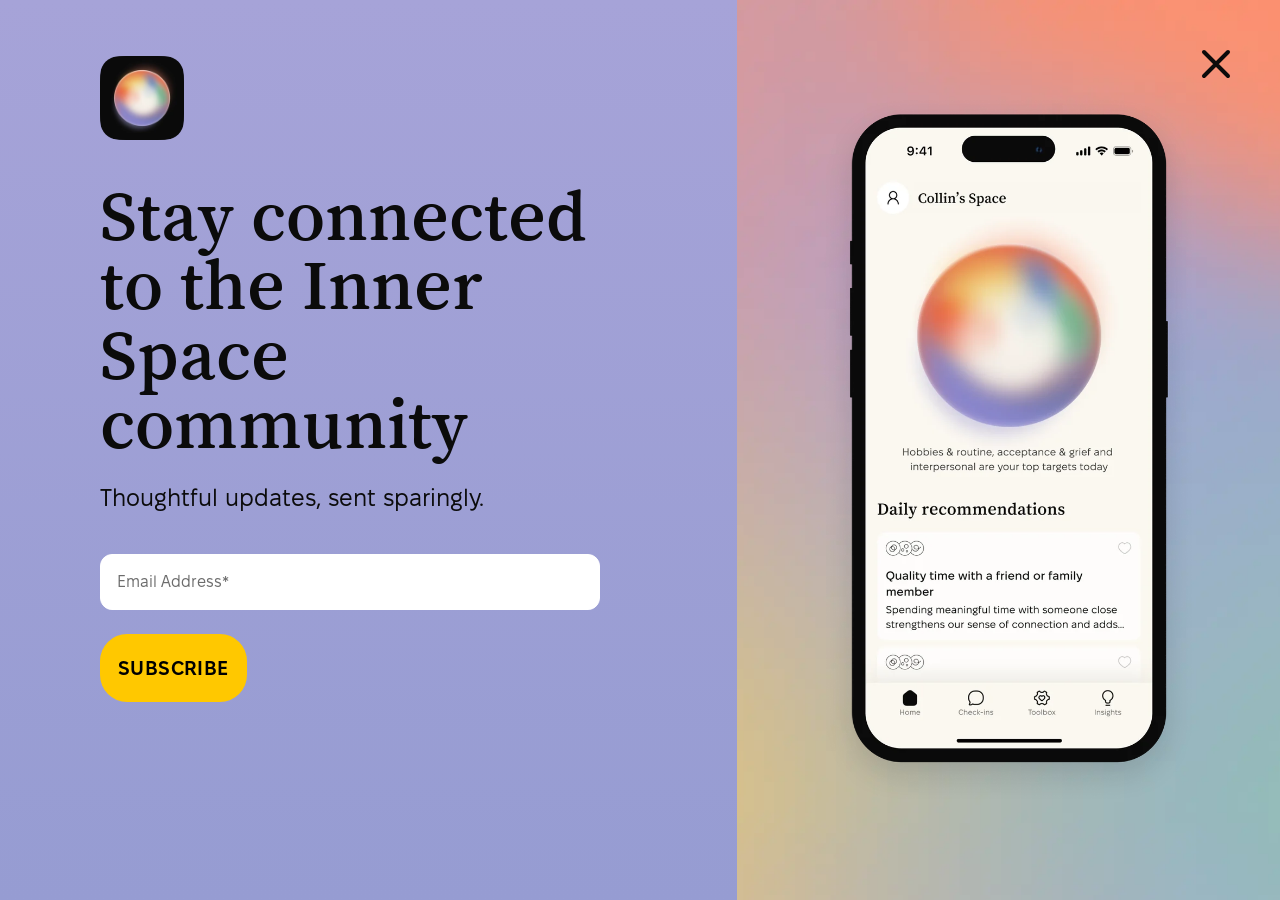
<file: subscribe-form/index.html>
<!doctype html>
<html lang="en">
<head>
<meta charset="utf-8">
<meta name="viewport" content="width=device-width, initial-scale=1">
<title>Inner Space App</title>
<meta name="description" content="Create emotional balance with three simple daily actions, guided by therapist-designed frameworks and personalized support. Download the app to get started.">
<link rel="canonical" href="https://innerspacewellness.app/subscribe-form/">
<meta property="og:type" content="website">
<meta property="og:title" content="Inner Space App">
<meta property="og:description" content="Create emotional balance with three simple daily actions, guided by therapist-designed frameworks and personalized support. Download the app to get started.">
<meta property="og:url" content="https://innerspacewellness.app/subscribe-form/">
<meta property="og:image" content="https://innerspacewellness.app/og-image.jpg">
<meta name="twitter:card" content="summary_large_image">
<meta name="theme-color" content="#a3a1d7">
<link rel="icon" href="/favicon.png" type="image/png">
<link rel="apple-touch-icon" href="/apple-touch-icon.png">
<link rel="preload" href="/assets/fonts/SongMyung-Regular.woff2" as="font" type="font/woff2" crossorigin>
<link rel="stylesheet" href="/assets/css/site.css?v=20261121a">
</head>
<body>
<main class="subscribe" id="main">
  <div class="subscribe-text">
    <a class="logo" href="/" aria-label="Inner Space home"><img src="/assets/img/logo.webp" width="84" height="84" alt="Inner Space"></a>
    <div>
      <h1 class="display">Stay connected to the Inner Space community</h1>
      <p class="text-lg">Thoughtful updates, sent sparingly.</p>
    </div>
    <form class="signup" action="https://innerspacewellness.us19.list-manage.com/subscribe/post?u=63a27cb032b73ee79471ca36e&amp;id=9a28f7b55b&amp;f_id=00d25be7f0" method="post" target="_blank">
      <label for="mce-EMAIL">Email address</label>
      <input type="email" name="EMAIL" id="mce-EMAIL" placeholder="Email Address*" required autocomplete="email">
      <div aria-hidden="true" style="position:absolute;left:-5000px"><input type="text" name="b_63a27cb032b73ee79471ca36e_9a28f7b55b" tabindex="-1" value=""></div>
      <button class="btn" type="submit">Subscribe</button>
    </form>
  </div>
  <div class="subscribe-art">
    <a class="close" href="/" aria-label="Close and return home"><svg width="48" height="48" viewBox="0 0 24 24" fill="none" stroke="currentColor" stroke-width="2" stroke-linecap="round" aria-hidden="true"><path d="M18 6 6 18M6 6l12 12"/></svg></a>
    <img class="phone-lg" src="/assets/img/phone.webp" width="700" height="1308" alt="The Inner Space app home screen">
  </div>
</main>
<script src="/assets/js/site.js?v=20261121a"></script>
</body>
</html>
</file>
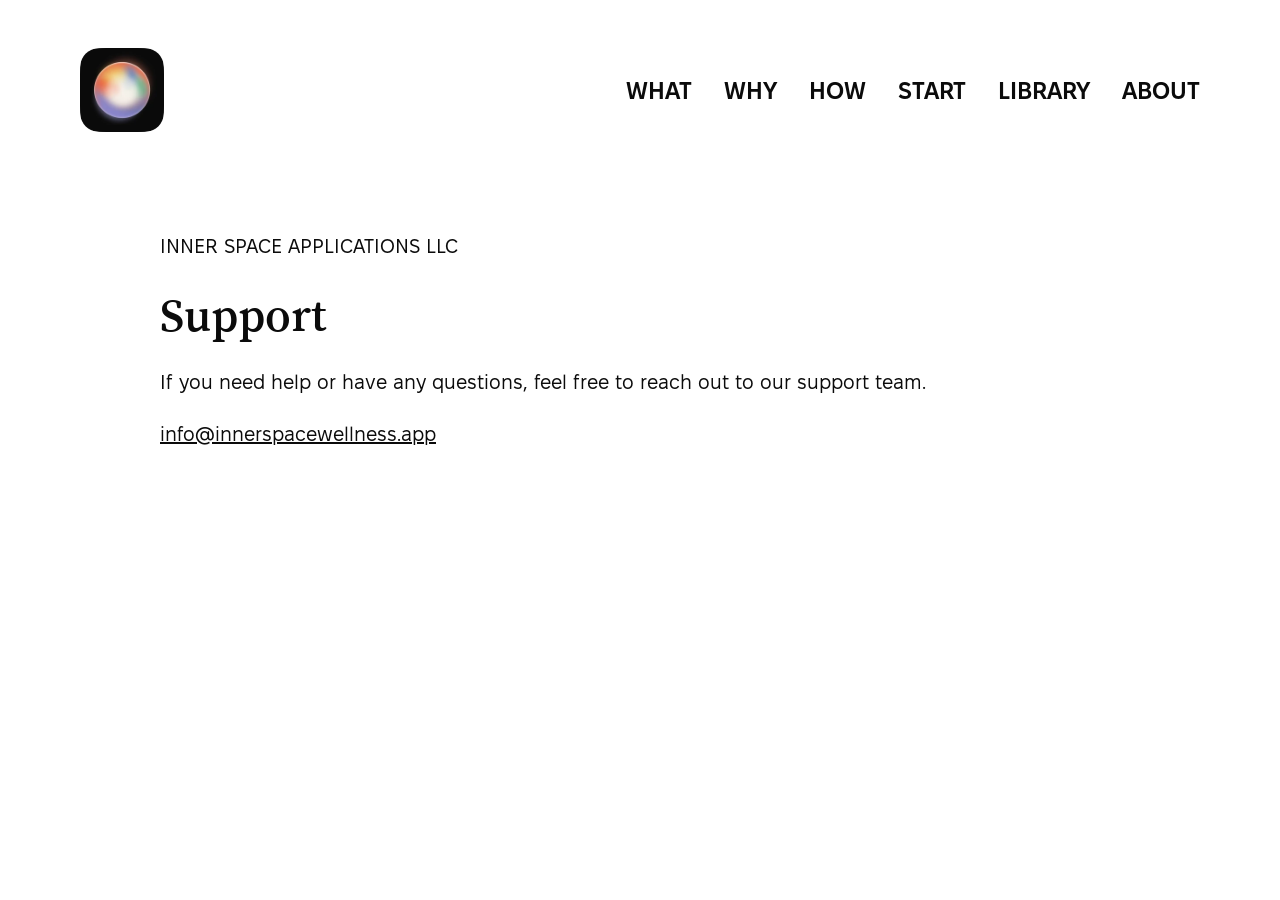
<file: support/index.html>
<!doctype html>
<html lang="en">
<head>
<meta charset="utf-8">
<meta name="viewport" content="width=device-width, initial-scale=1">
<title>Inner Space – Support</title>
<meta name="description" content="Inner Space. Create emotional balance with three simple daily actions, guided by therapist-designed frameworks and personalized support. Download the app to get started.">
<link rel="canonical" href="https://innerspacewellness.app/support/">
<meta property="og:type" content="website">
<meta property="og:title" content="Inner Space – Support">
<meta property="og:description" content="Inner Space. Create emotional balance with three simple daily actions, guided by therapist-designed frameworks and personalized support. Download the app to get started.">
<meta property="og:url" content="https://innerspacewellness.app/support/">
<meta property="og:image" content="https://innerspacewellness.app/og-image.jpg">
<meta name="twitter:card" content="summary_large_image">
<meta name="theme-color" content="#a3a1d7">
<link rel="icon" href="/favicon.png" type="image/png">
<link rel="apple-touch-icon" href="/apple-touch-icon.png">
<link rel="preload" href="/assets/fonts/SongMyung-Regular.woff2" as="font" type="font/woff2" crossorigin>
<link rel="stylesheet" href="/assets/css/site.css?v=20261121a">
</head>
<body class="page">
<a class="skip-link" href="#main">Skip to content</a>
<header class="site-header">
  <a class="logo" href="/" aria-label="Inner Space home"><img src="/assets/img/logo.webp" width="84" height="84" alt="Inner Space"></a>
  <nav class="nav" aria-label="Main"><a href="/#what">What</a><a href="/#why">Why</a><a href="/#how">How</a><a href="/#start">Start</a><a href="/library/">Library</a><a href="/about/">About</a></nav>
  <button class="menu-toggle" type="button" aria-label="Open menu" aria-expanded="false" aria-controls="mobile-menu"><svg width="49" height="49" viewBox="0 0 24 24" fill="none" stroke="currentColor" stroke-width="2" stroke-linecap="round" stroke-linejoin="round" aria-hidden="true"><path d="M4 6h16M7 12h13M10 18h10"/></svg></button>
</header>
<div class="mobile-menu" id="mobile-menu">
  <button class="menu-close" type="button" aria-label="Close menu"><svg width="48" height="48" viewBox="0 0 24 24" fill="none" stroke="currentColor" stroke-width="2" stroke-linecap="round" aria-hidden="true"><path d="M18 6 6 18M6 6l12 12"/></svg></button>
  <nav class="nav" aria-label="Mobile"><a href="/#what">What</a><a href="/#why">Why</a><a href="/#how">How</a><a href="/#start">Start</a><a href="/library/">Library</a><a href="/about/">About</a></nav>
</div>
<main id="main" class="legal">
  <div class="wrap">
      <p class="eyebrow">Inner Space Applications LLC</p>
      <h1>Support</h1>
      <p>If you need help or have any questions, feel free to reach out to our support team.</p>
      <p><a href="mailto:info@innerspacewellness.app">info@innerspacewellness.app</a></p>
  </div>
</main>
<script src="/assets/js/site.js?v=20261121a"></script>
</body>
</html>
</file>
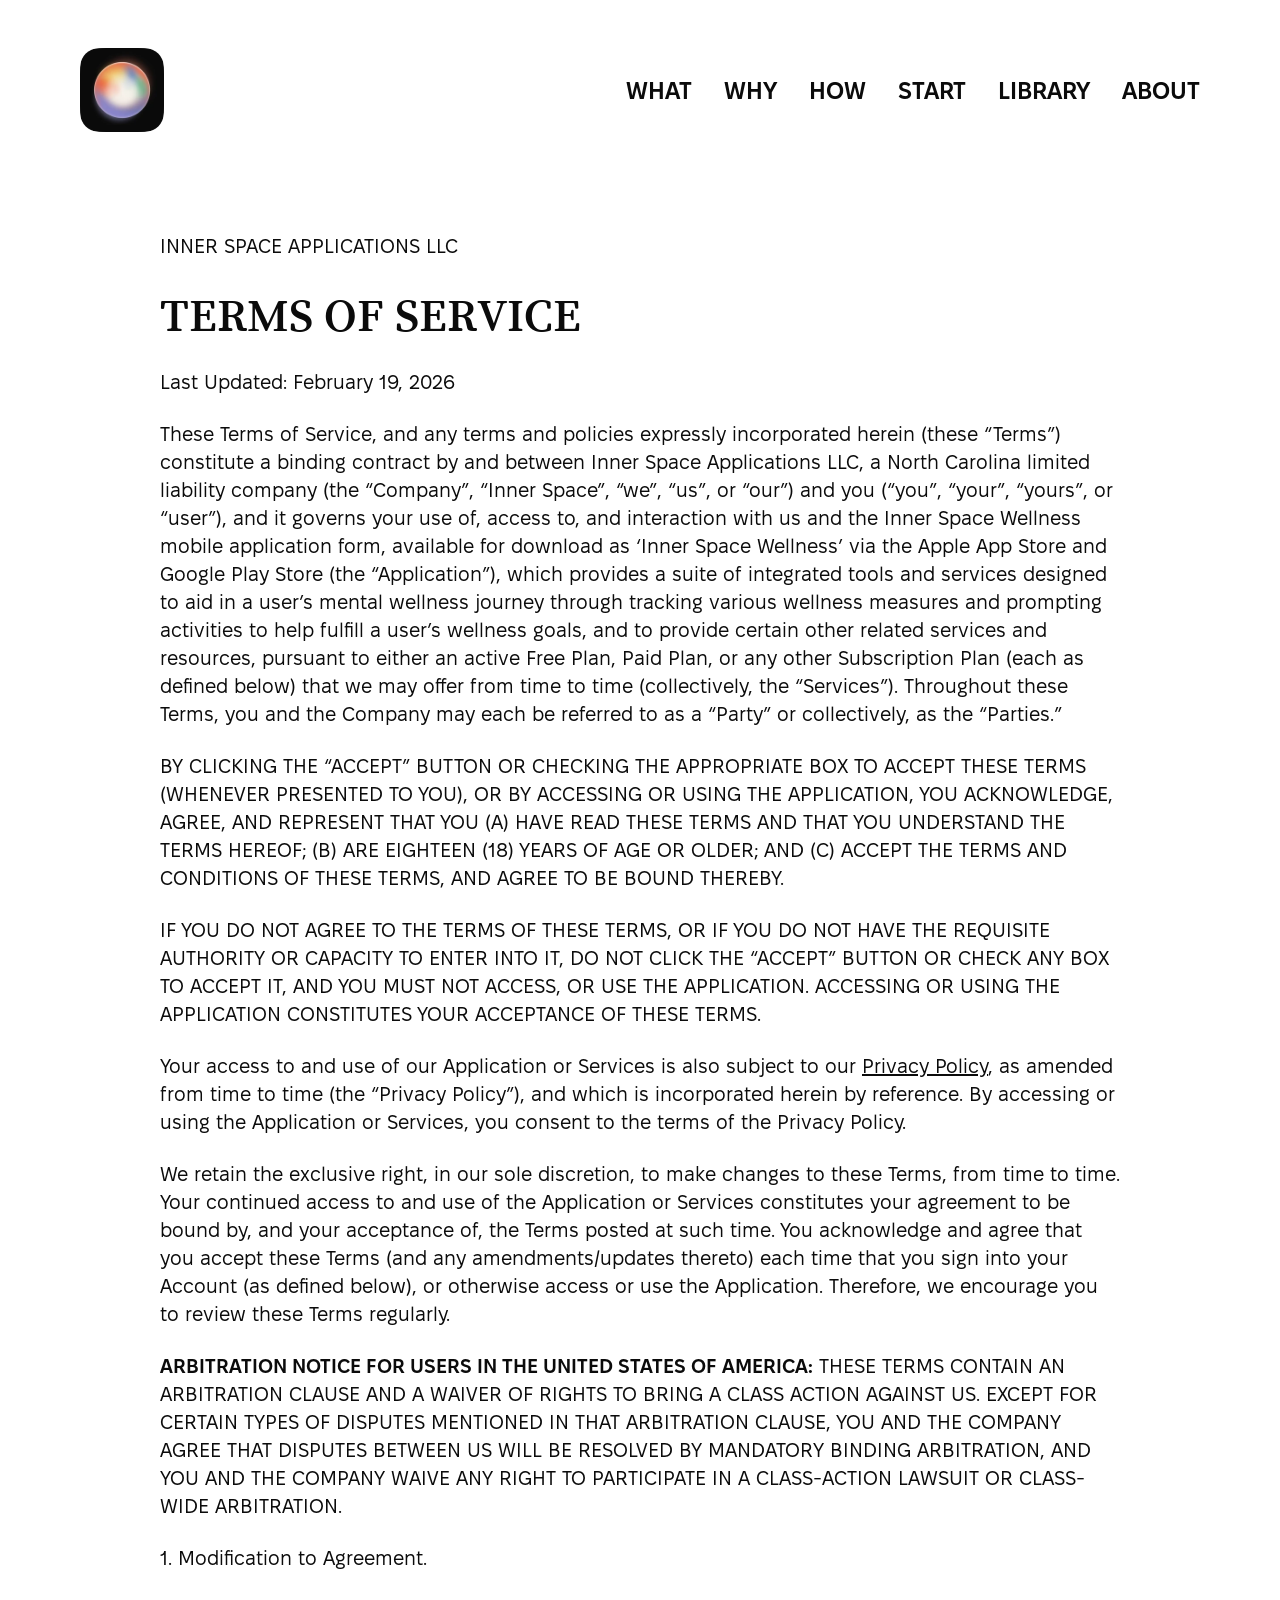
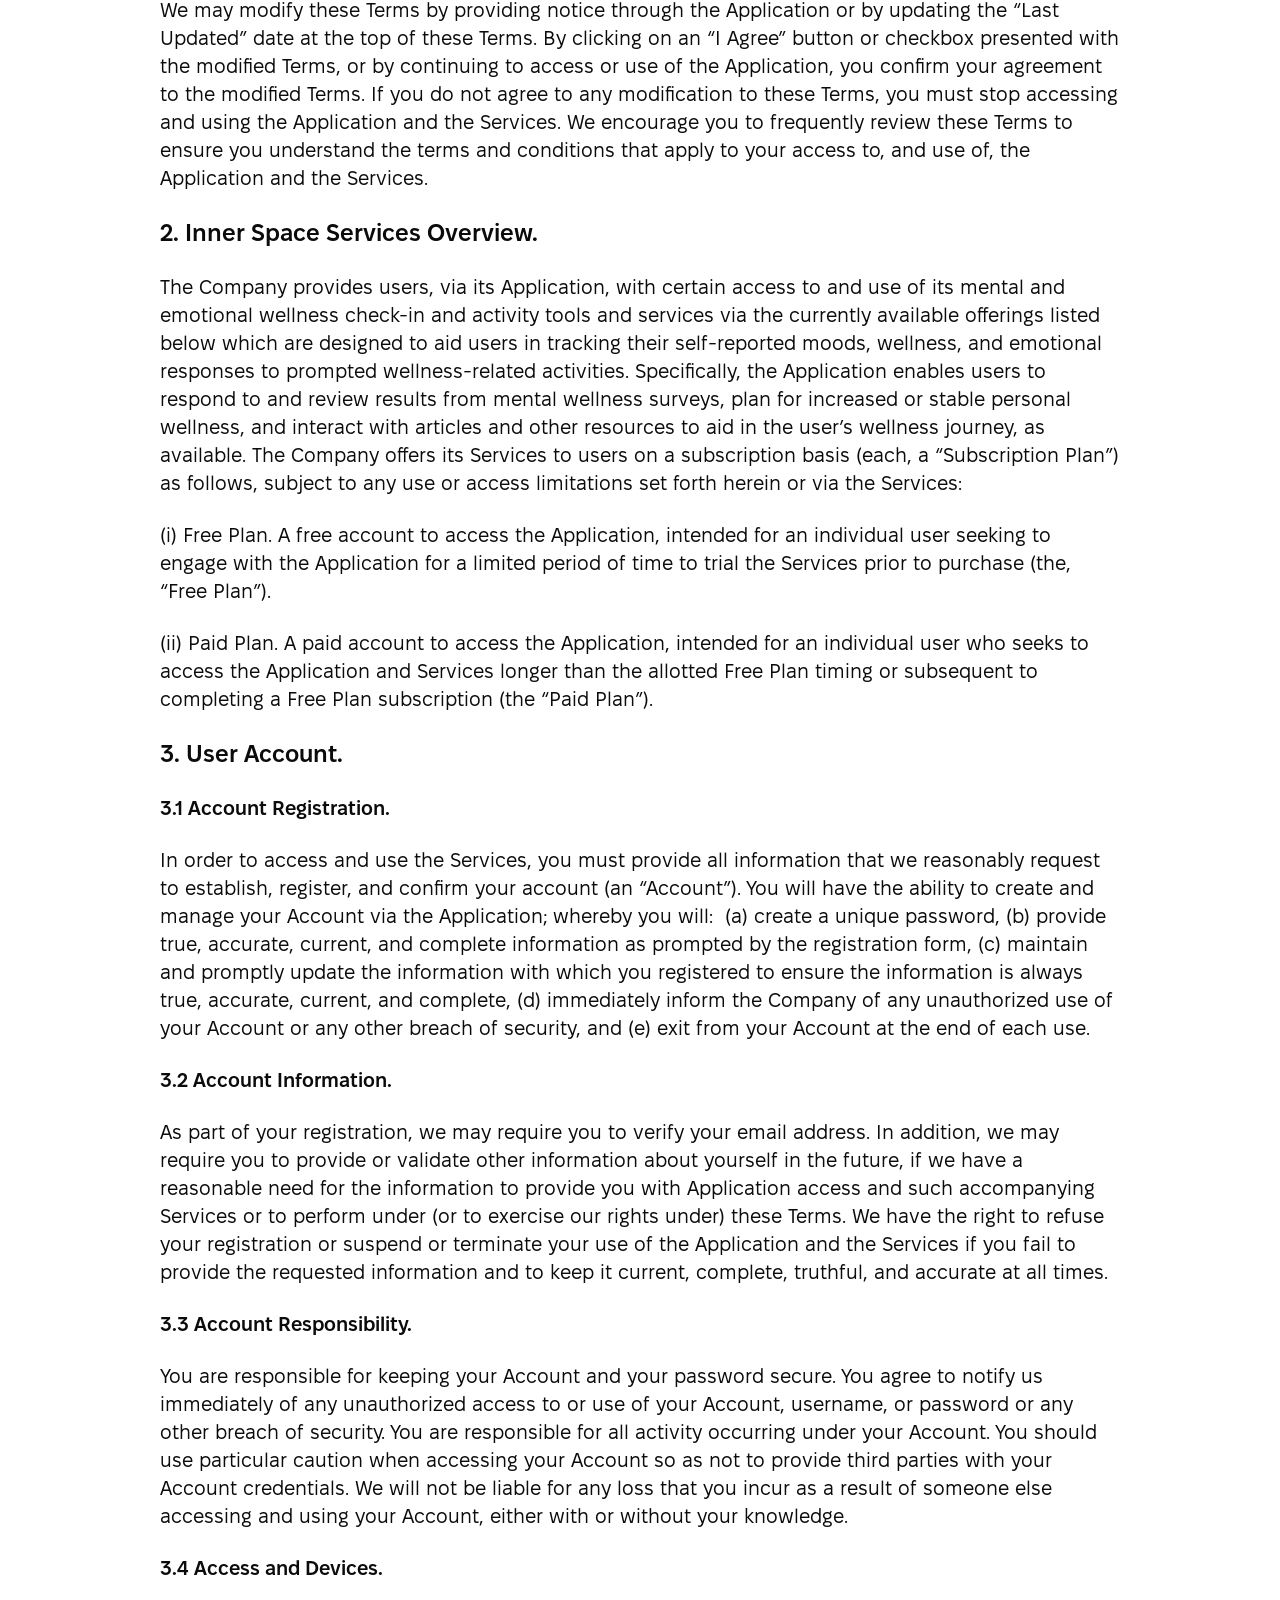
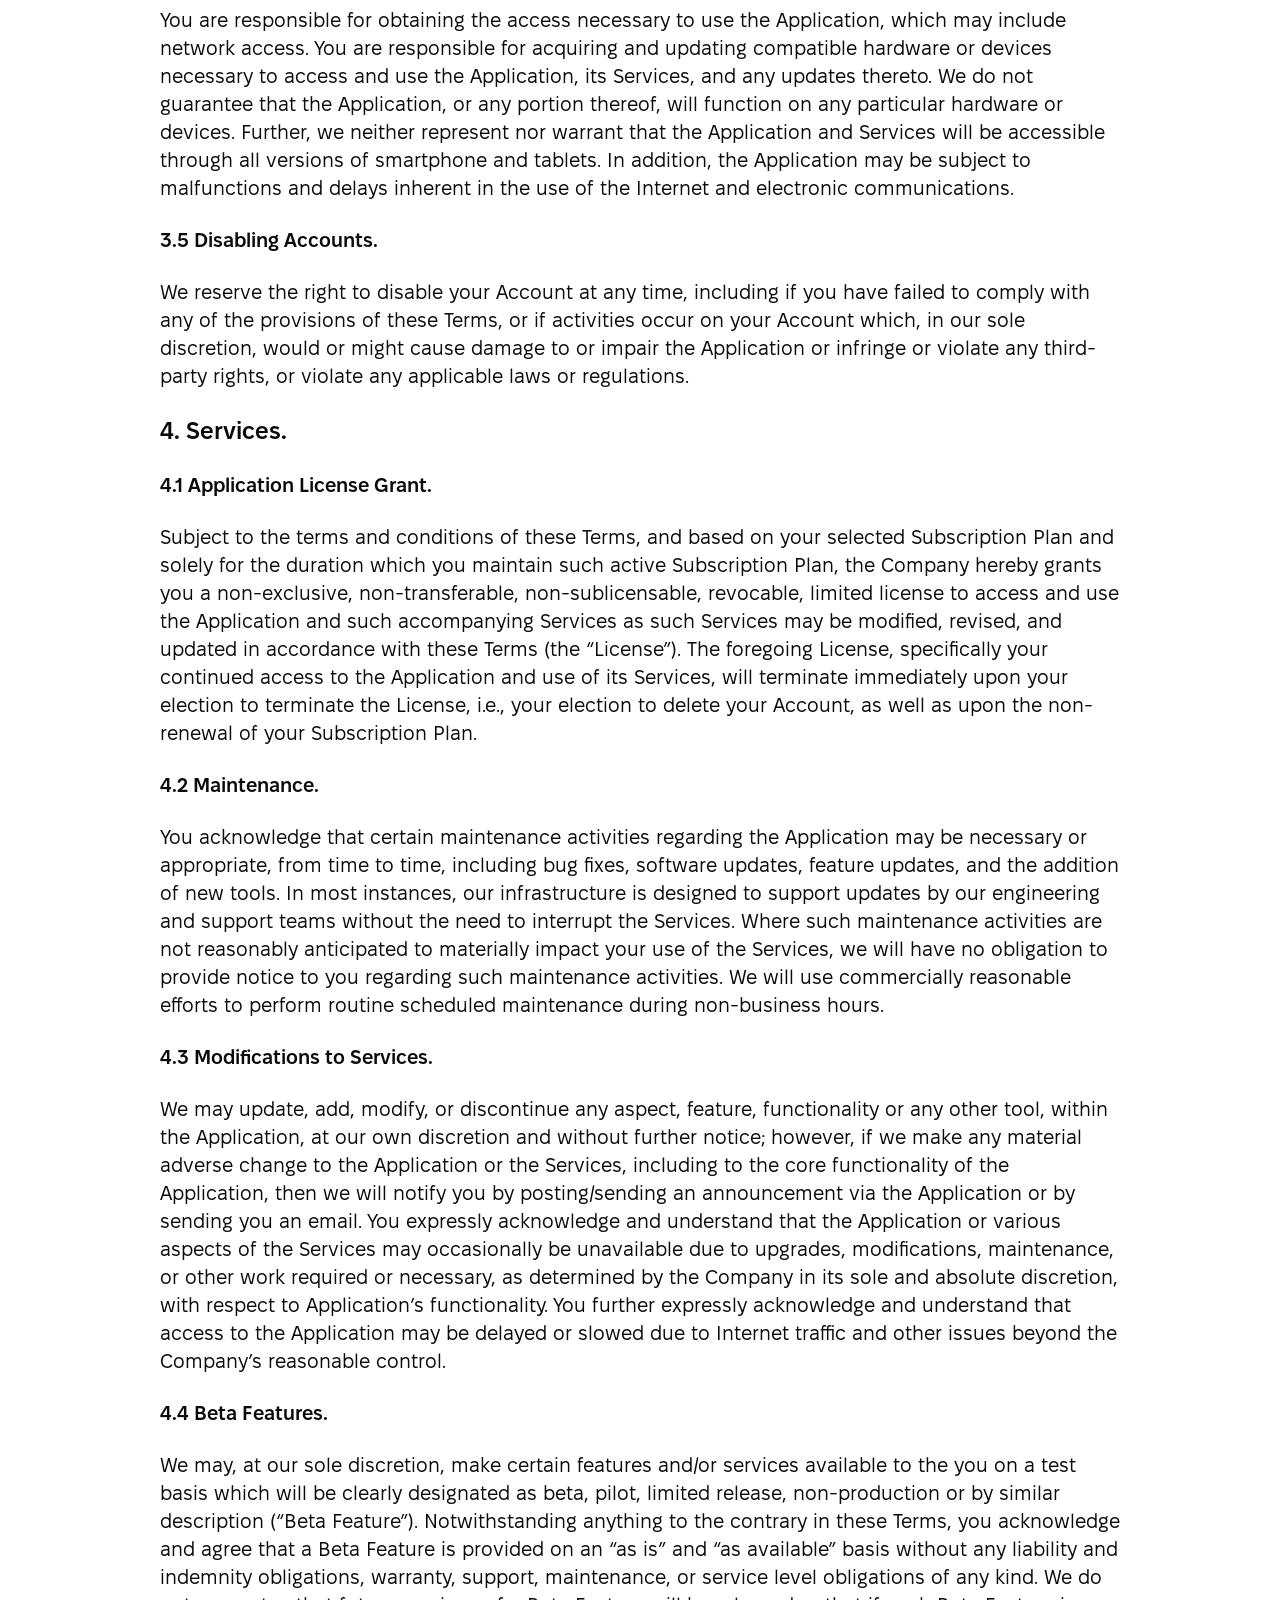
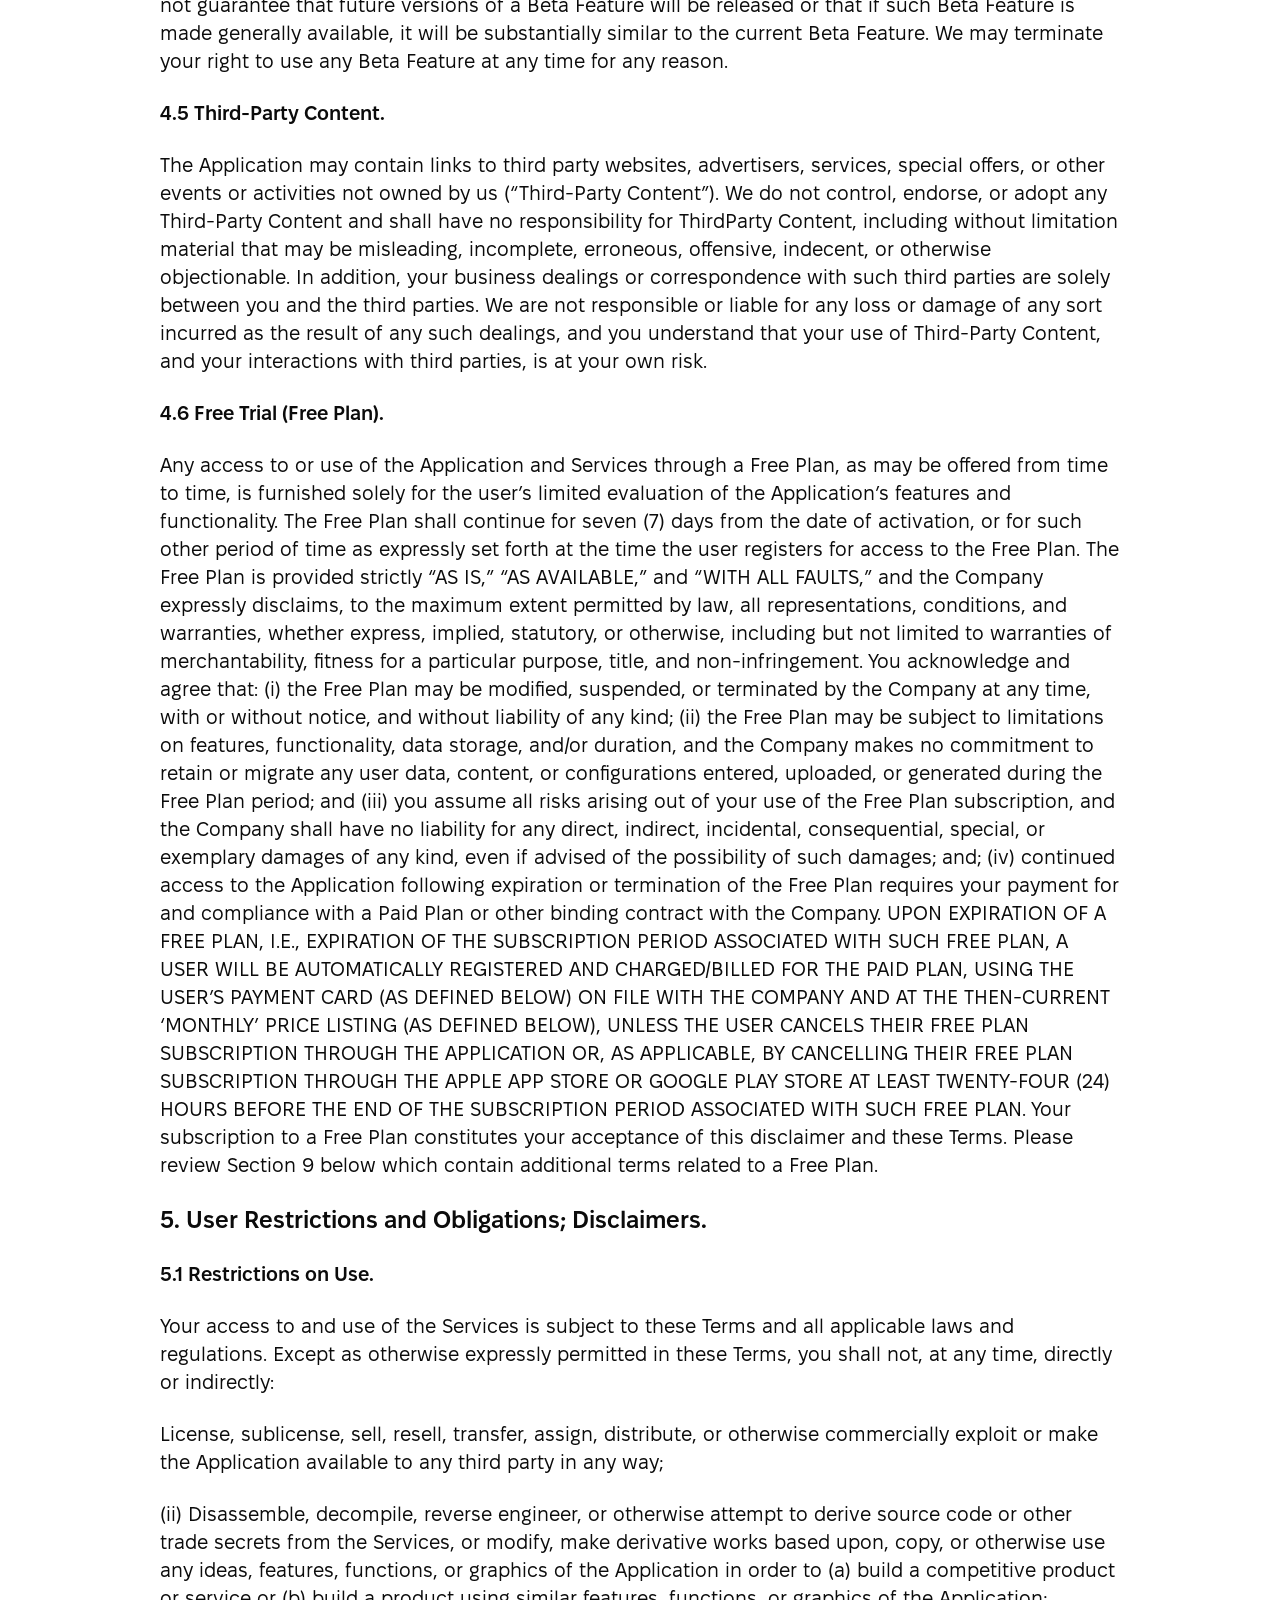
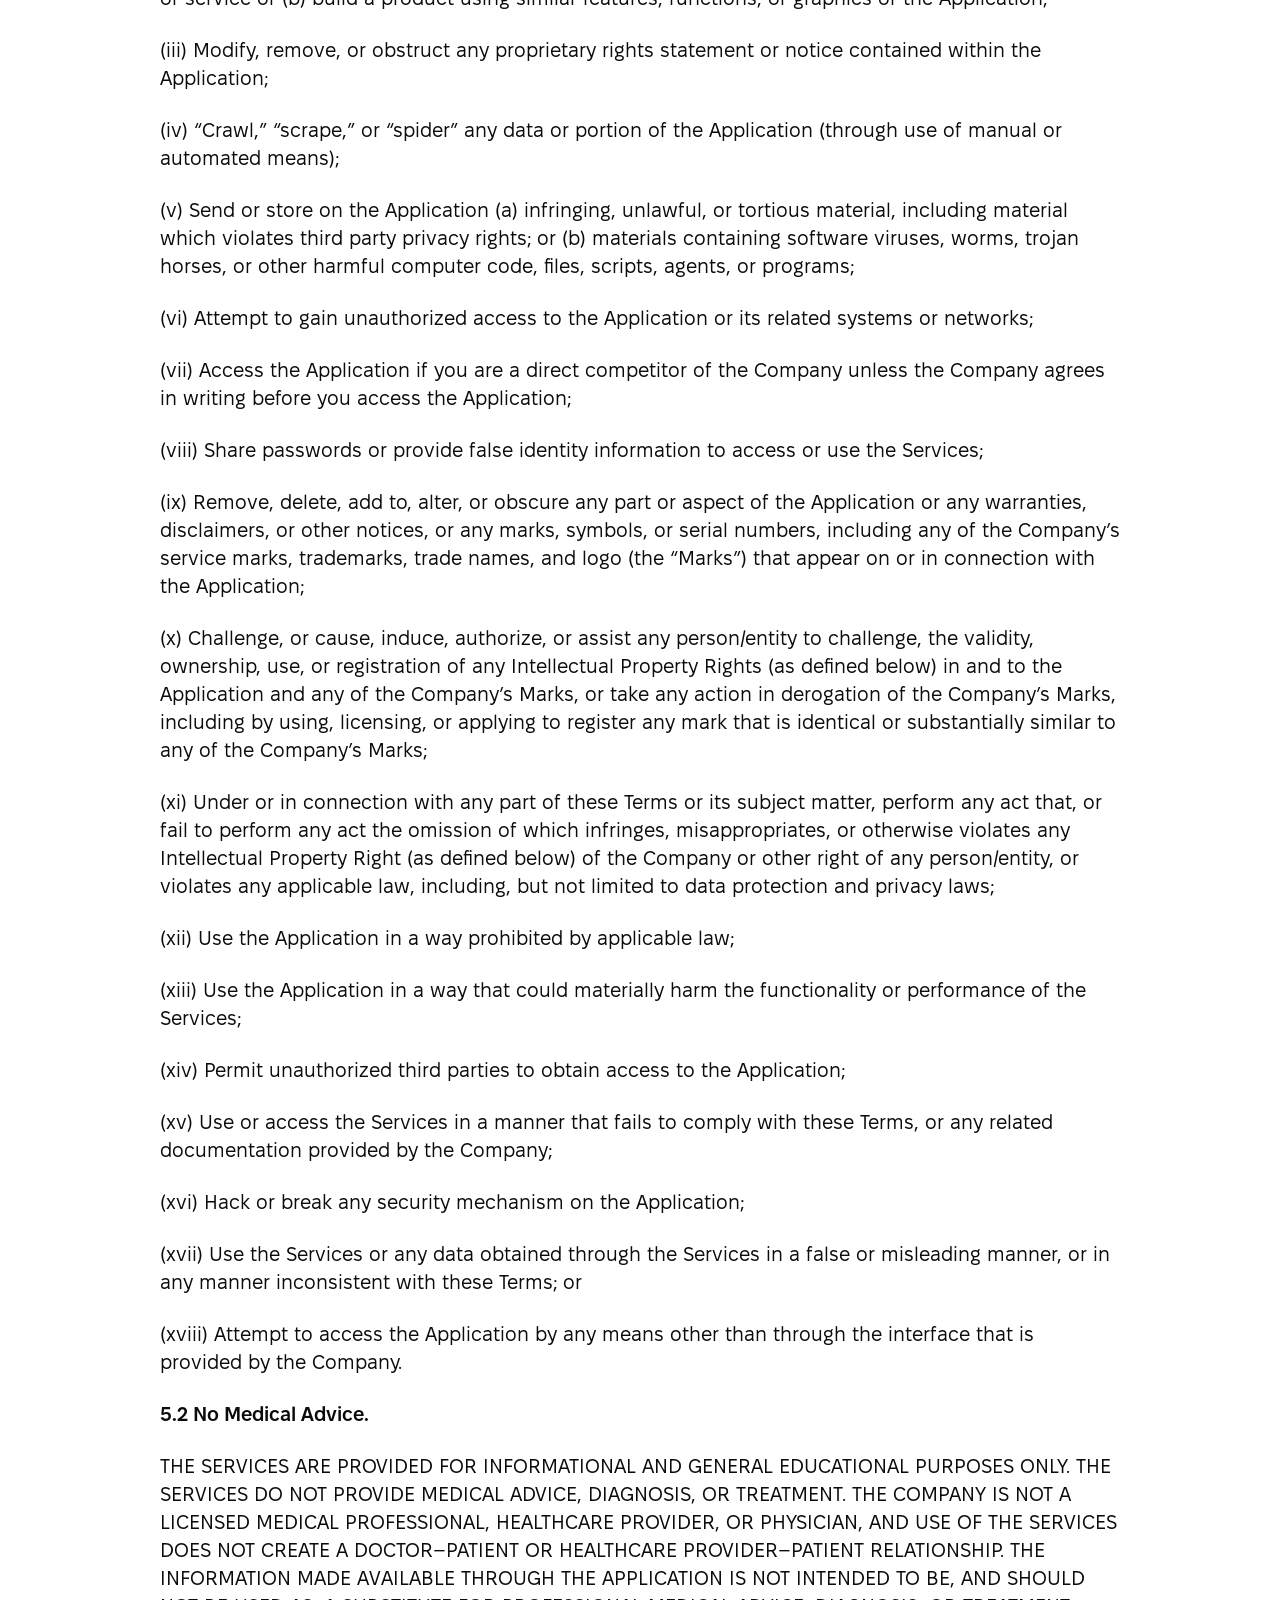
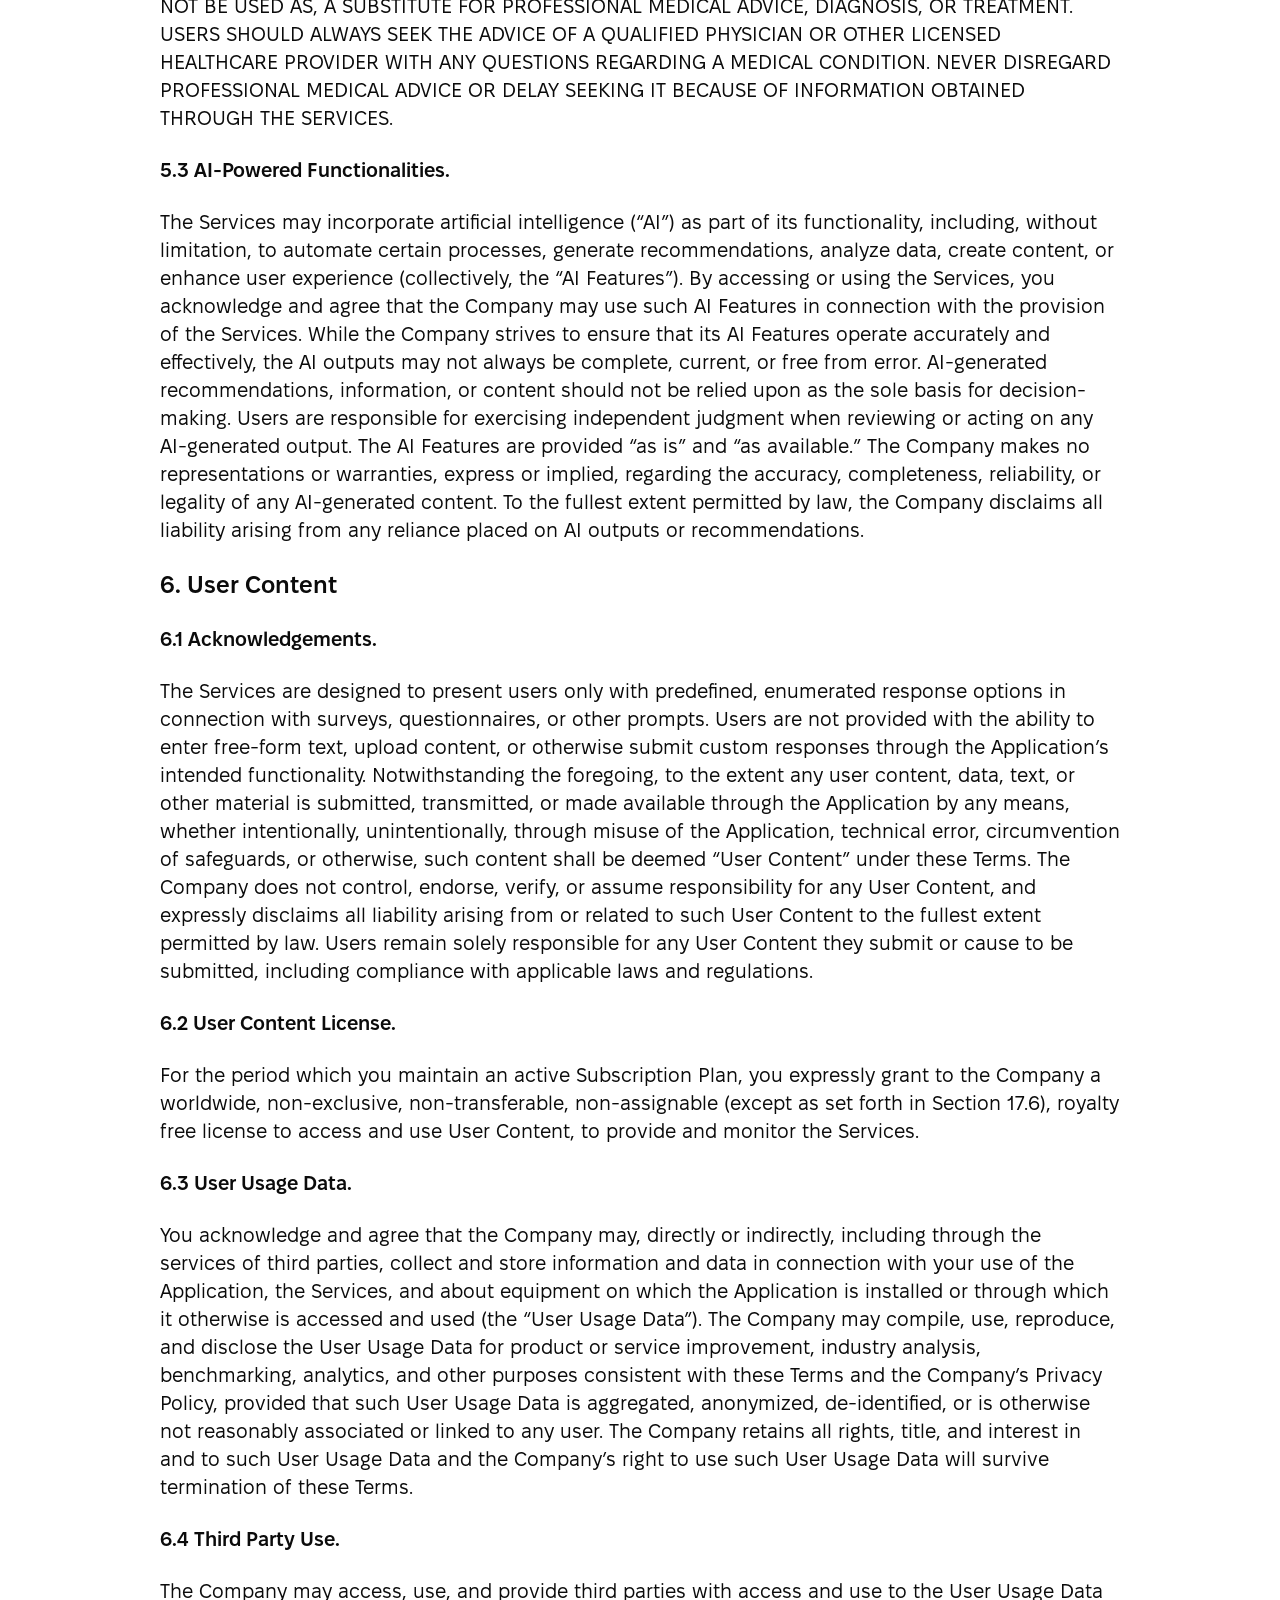
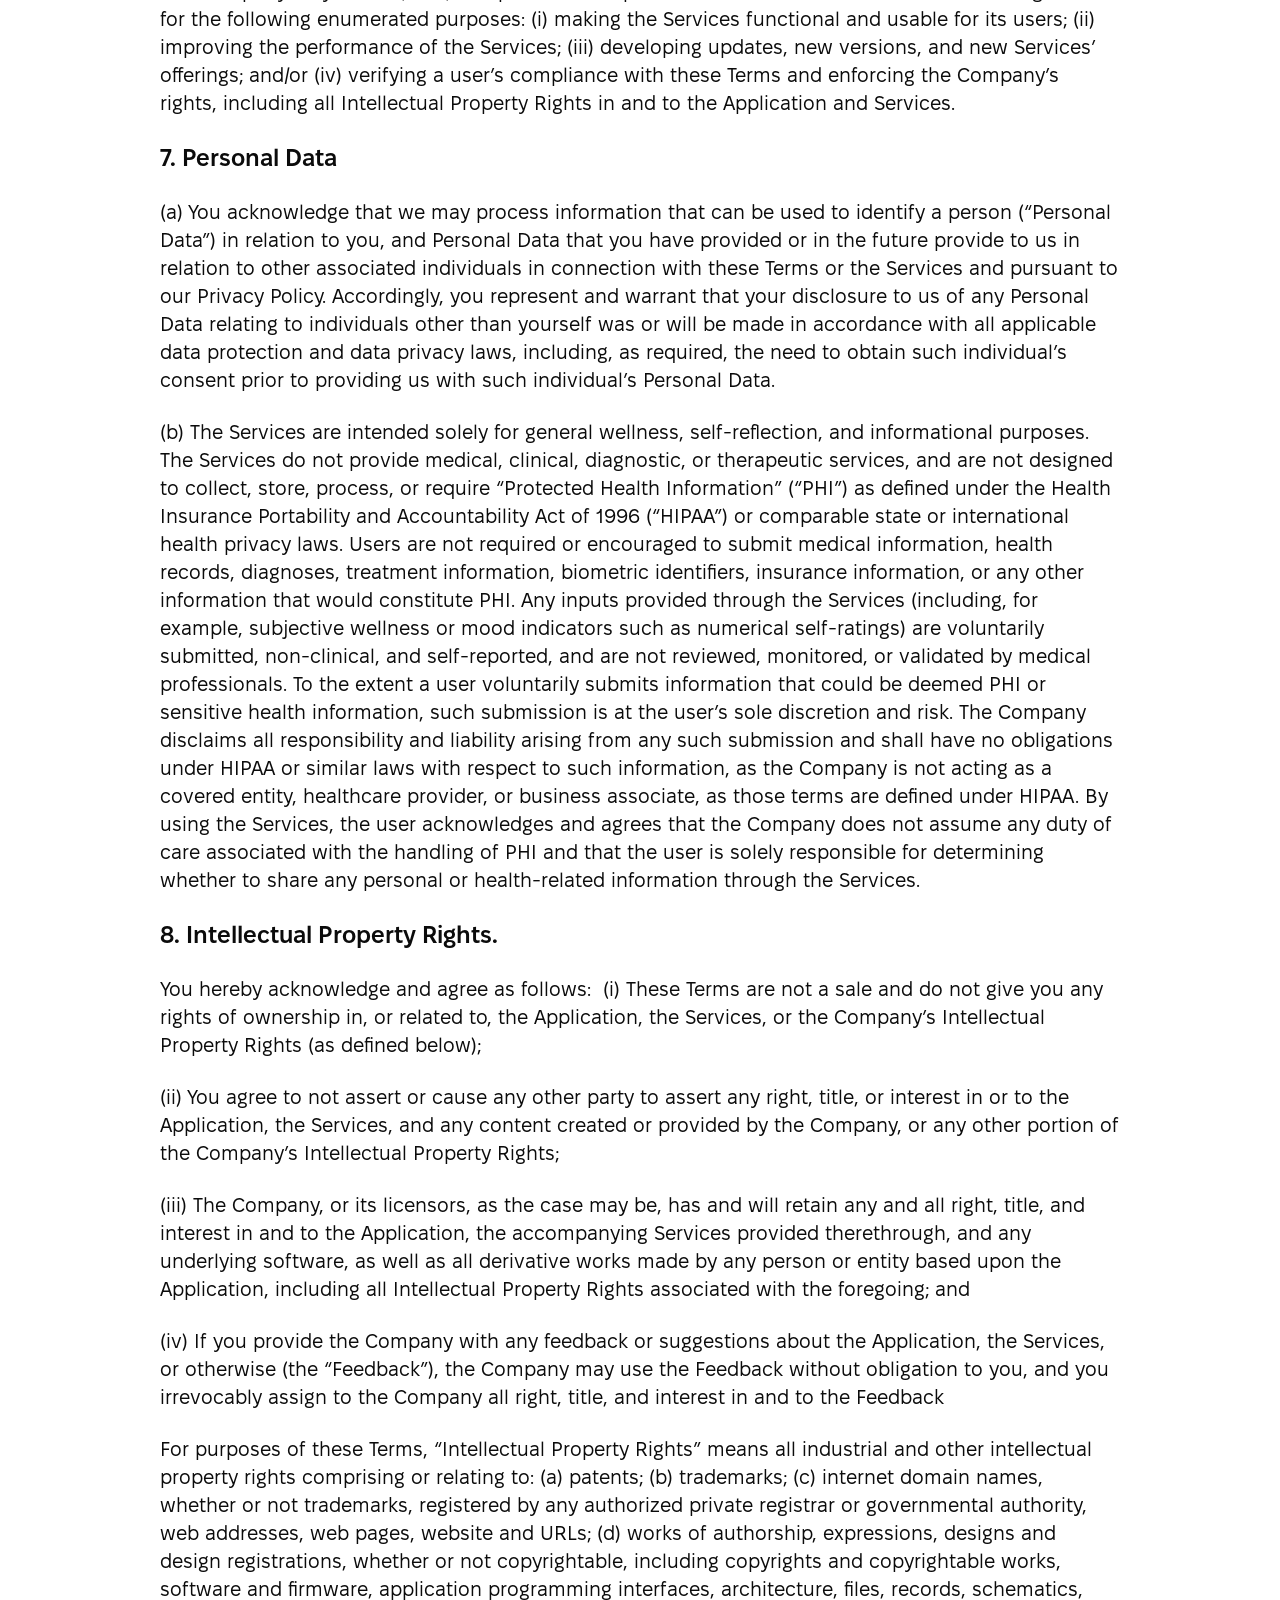
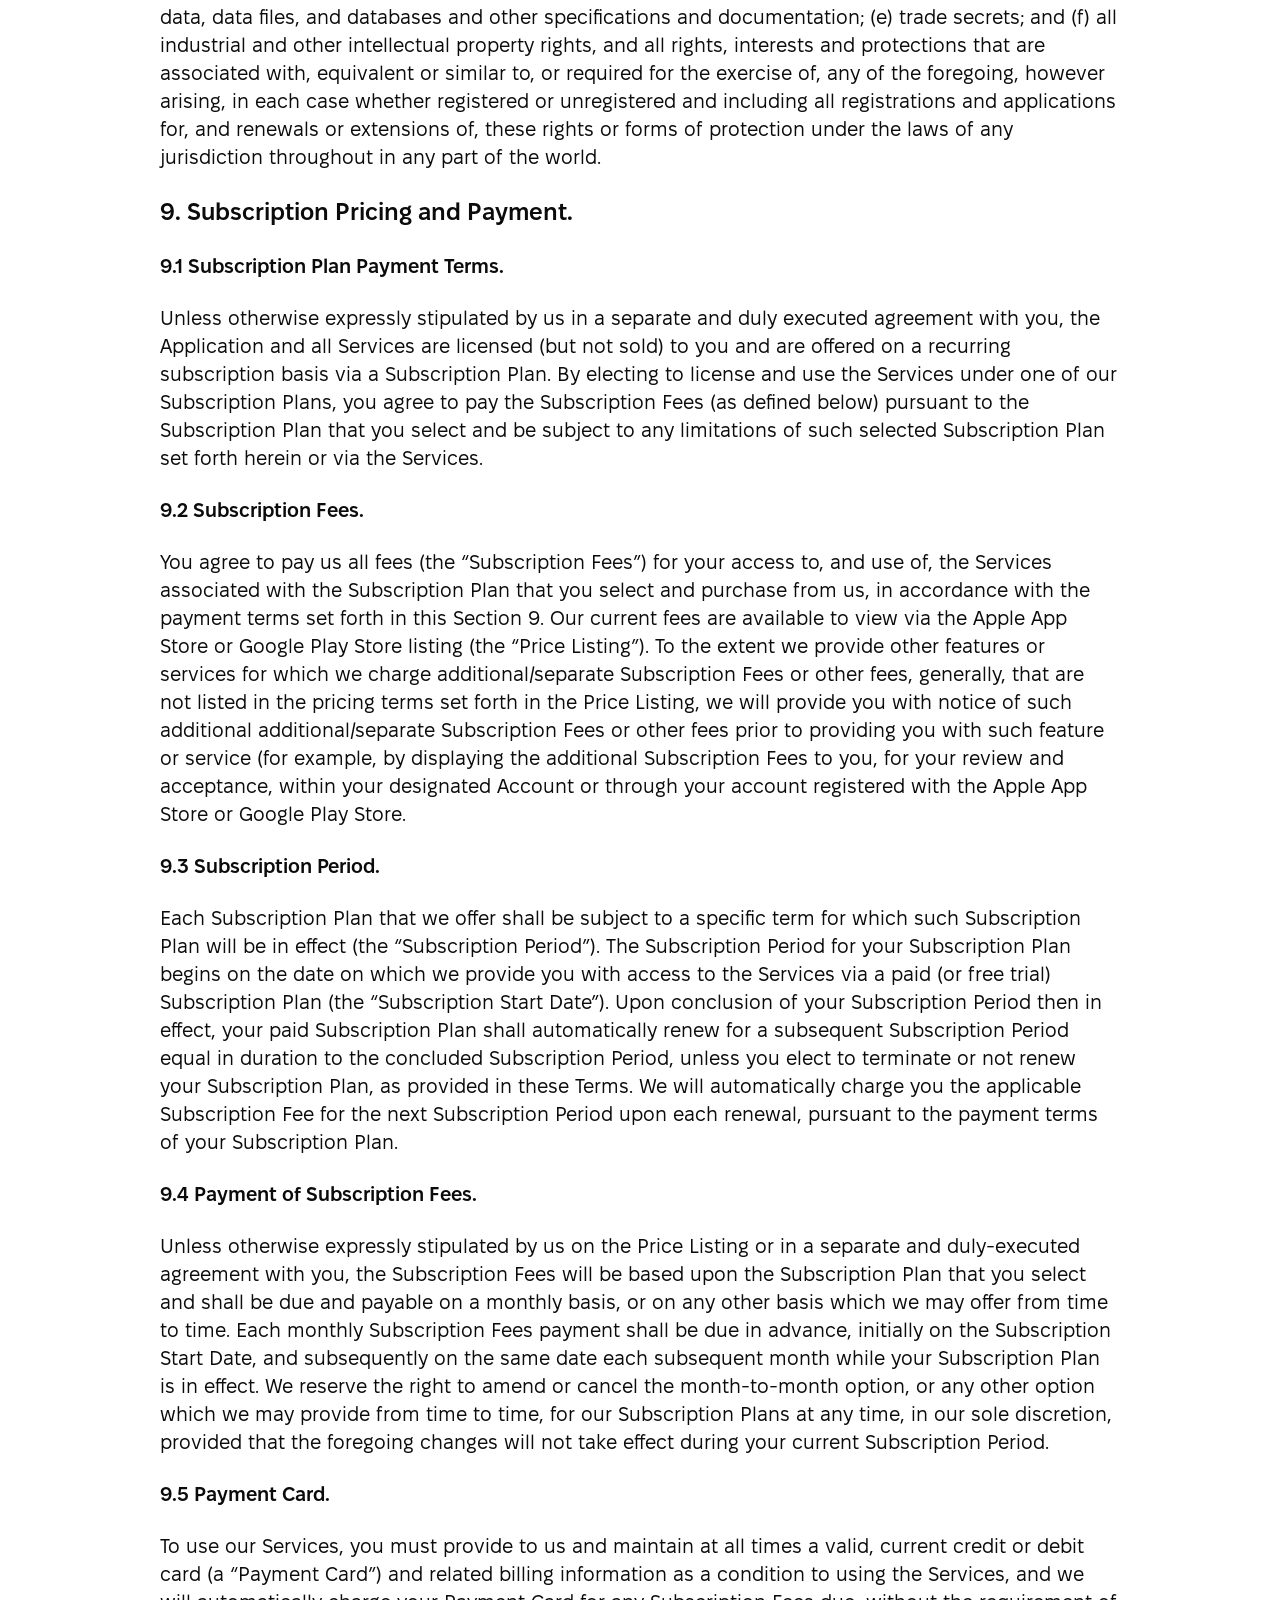
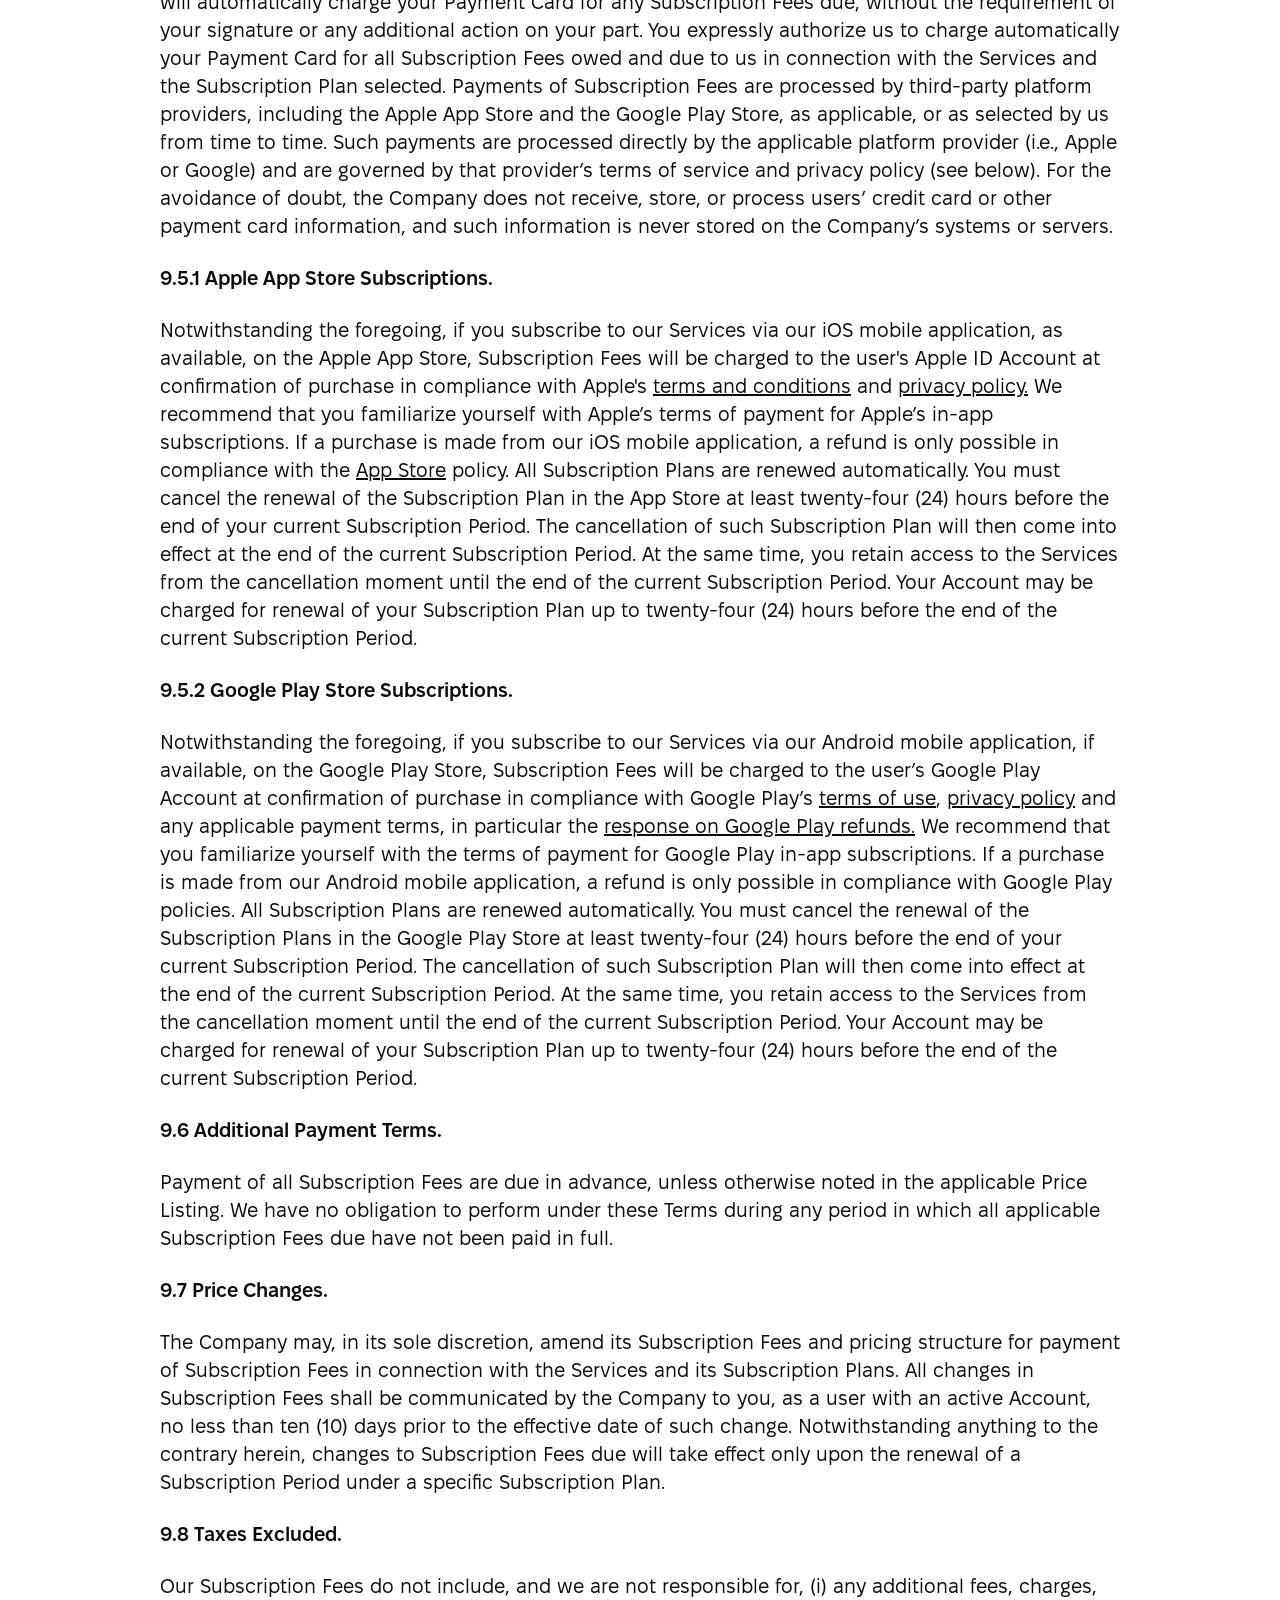
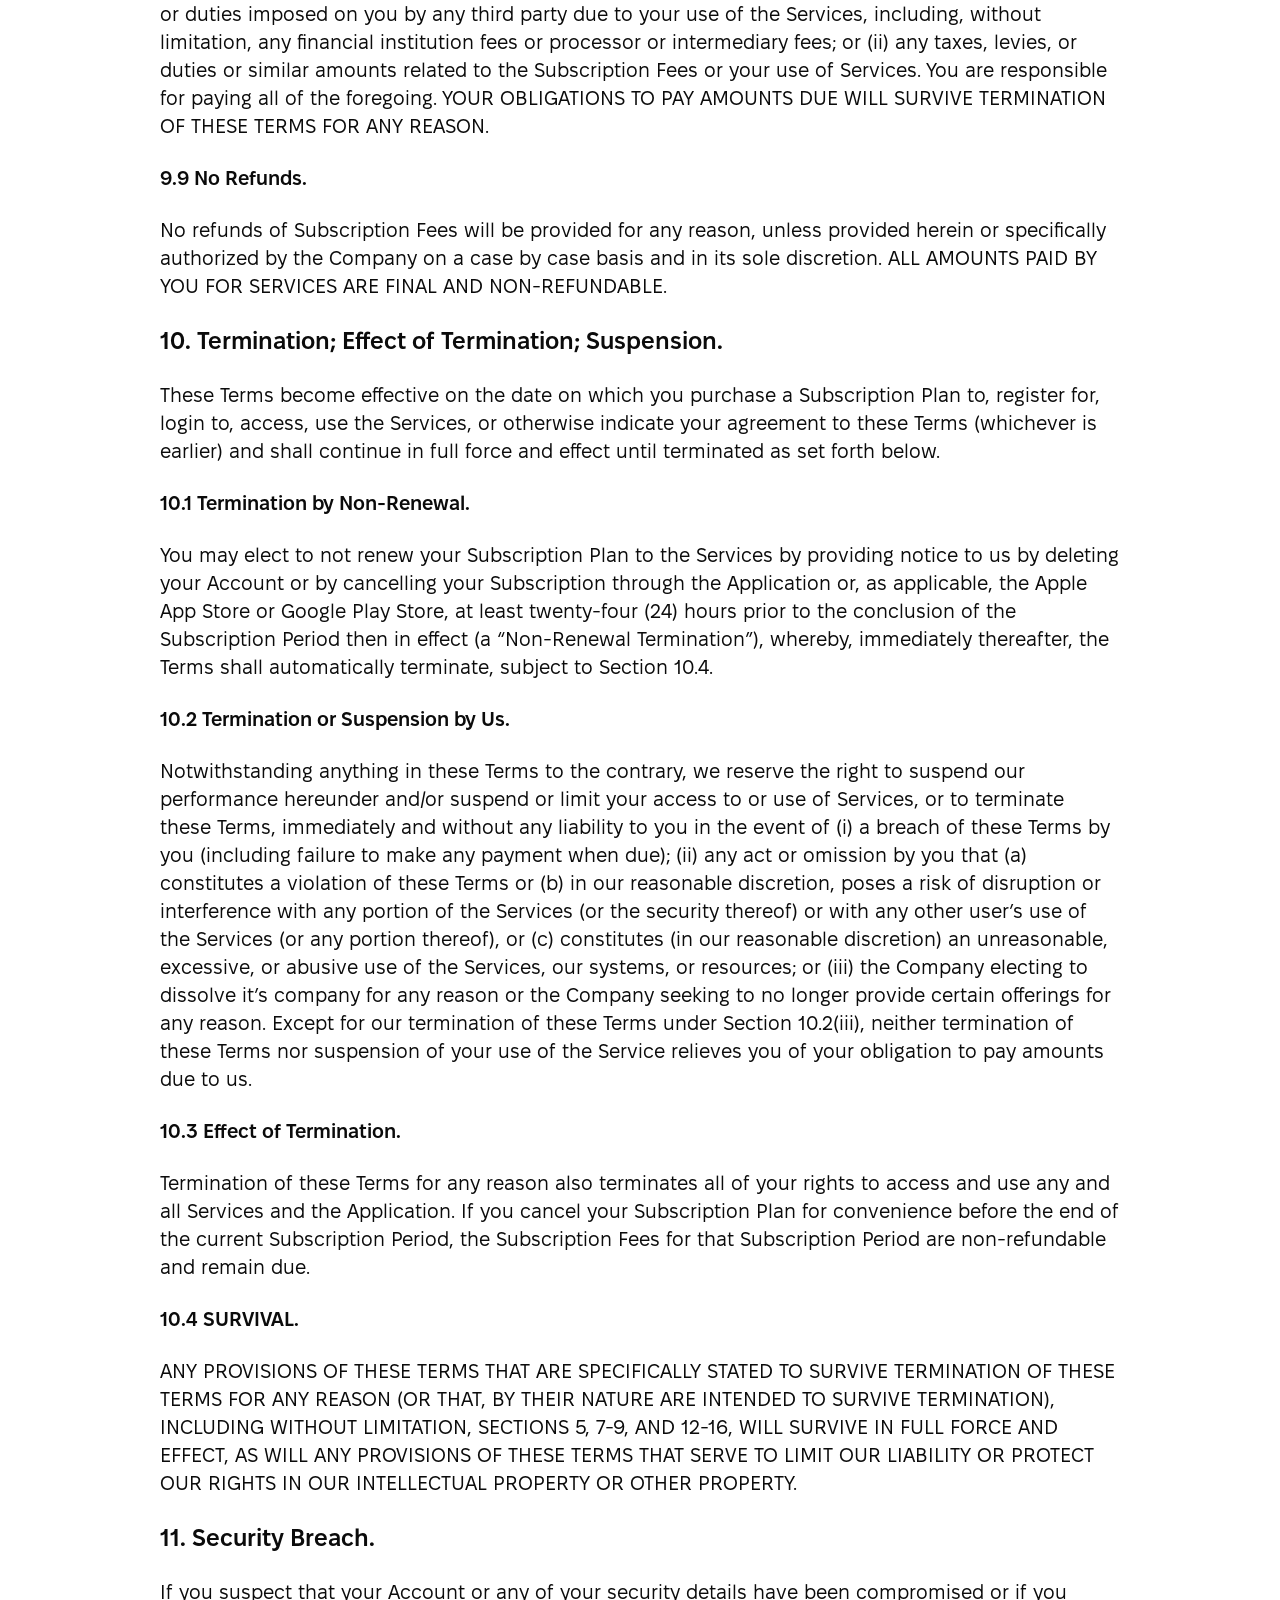
<file: terms-of-service/index.html>
<!doctype html>
<html lang="en">
<head>
<meta charset="utf-8">
<meta name="viewport" content="width=device-width, initial-scale=1">
<title>Inner Space – Terms of service</title>
<meta name="description" content="Inner Space. Create emotional balance with three simple daily actions, guided by therapist-designed frameworks and personalized support. Download the app to get started.">
<link rel="canonical" href="https://innerspacewellness.app/terms-of-service/">
<meta property="og:type" content="website">
<meta property="og:title" content="Inner Space – Terms of service">
<meta property="og:description" content="Inner Space. Create emotional balance with three simple daily actions, guided by therapist-designed frameworks and personalized support. Download the app to get started.">
<meta property="og:url" content="https://innerspacewellness.app/terms-of-service/">
<meta property="og:image" content="https://innerspacewellness.app/og-image.jpg">
<meta name="twitter:card" content="summary_large_image">
<meta name="theme-color" content="#a3a1d7">
<link rel="icon" href="/favicon.png" type="image/png">
<link rel="apple-touch-icon" href="/apple-touch-icon.png">
<link rel="preload" href="/assets/fonts/SongMyung-Regular.woff2" as="font" type="font/woff2" crossorigin>
<link rel="stylesheet" href="/assets/css/site.css?v=20261121a">
</head>
<body class="page">
<a class="skip-link" href="#main">Skip to content</a>
<header class="site-header">
  <a class="logo" href="/" aria-label="Inner Space home"><img src="/assets/img/logo.webp" width="84" height="84" alt="Inner Space"></a>
  <nav class="nav" aria-label="Main"><a href="/#what">What</a><a href="/#why">Why</a><a href="/#how">How</a><a href="/#start">Start</a><a href="/library/">Library</a><a href="/about/">About</a></nav>
  <button class="menu-toggle" type="button" aria-label="Open menu" aria-expanded="false" aria-controls="mobile-menu"><svg width="49" height="49" viewBox="0 0 24 24" fill="none" stroke="currentColor" stroke-width="2" stroke-linecap="round" stroke-linejoin="round" aria-hidden="true"><path d="M4 6h16M7 12h13M10 18h10"/></svg></button>
</header>
<div class="mobile-menu" id="mobile-menu">
  <button class="menu-close" type="button" aria-label="Close menu"><svg width="48" height="48" viewBox="0 0 24 24" fill="none" stroke="currentColor" stroke-width="2" stroke-linecap="round" aria-hidden="true"><path d="M18 6 6 18M6 6l12 12"/></svg></button>
  <nav class="nav" aria-label="Mobile"><a href="/#what">What</a><a href="/#why">Why</a><a href="/#how">How</a><a href="/#start">Start</a><a href="/library/">Library</a><a href="/about/">About</a></nav>
</div>
<main id="main" class="legal">
  <div class="wrap">
      <p class="eyebrow">Inner Space Applications LLC</p>
      <h1>TERMS OF SERVICE</h1>
      <p>Last Updated: February 19, 2026</p>
      <p>These Terms of Service, and any terms and policies expressly incorporated herein (these “Terms”) constitute a binding contract by and between Inner Space Applications LLC, a North Carolina limited liability company (the “Company”, “Inner Space”, “we”, “us”, or “our”) and you (“you”, “your”, “yours”, or “user”), and it governs your use of, access to, and interaction with us and the Inner Space Wellness  mobile application form, available for download as ‘Inner Space Wellness’ via the Apple App Store and Google Play Store (the “Application”), which provides a suite of integrated tools and services designed to aid in a user’s mental wellness journey through tracking various wellness measures and prompting activities to help fulfill a user’s wellness goals, and to provide certain other related services and resources, pursuant to either an active Free Plan, Paid Plan, or any other Subscription Plan (each as defined below) that we may offer from time to time (collectively, the “Services”). Throughout these Terms, you and the Company may each be referred to as a “Party” or collectively, as the “Parties.”</p>
      <p>BY CLICKING THE “ACCEPT” BUTTON OR CHECKING THE APPROPRIATE BOX TO ACCEPT THESE TERMS (WHENEVER PRESENTED TO YOU), OR BY ACCESSING OR USING THE APPLICATION, YOU ACKNOWLEDGE, AGREE, AND REPRESENT THAT YOU (A) HAVE READ THESE TERMS AND THAT YOU UNDERSTAND THE TERMS HEREOF; (B) ARE EIGHTEEN (18) YEARS OF AGE OR OLDER; AND (C) ACCEPT THE TERMS AND CONDITIONS OF THESE TERMS, AND AGREE TO BE BOUND THEREBY.</p>
      <p>IF YOU DO NOT AGREE TO THE TERMS OF THESE TERMS, OR IF YOU DO NOT HAVE THE REQUISITE AUTHORITY OR CAPACITY TO ENTER INTO IT, DO NOT CLICK THE “ACCEPT” BUTTON OR CHECK ANY BOX TO ACCEPT IT, AND YOU MUST NOT ACCESS, OR USE THE APPLICATION. ACCESSING OR USING THE APPLICATION CONSTITUTES YOUR ACCEPTANCE OF THESE TERMS.</p>
      <p>Your access to and use of our Application or Services is also subject to our <a href="/privacy-policy/">Privacy Policy</a>, as amended from time to time (the “Privacy Policy”), and which is incorporated herein by reference. By accessing or using the Application or Services, you consent to the terms of the Privacy Policy.</p>
      <p>We retain the exclusive right, in our sole discretion, to make changes to these Terms, from time to time. Your continued access to and use of the Application or Services constitutes your agreement to be bound by, and your acceptance of, the Terms posted at such time. You acknowledge and agree that you accept these Terms (and any amendments/updates thereto) each time that you sign into your Account (as defined below), or otherwise access or use the Application. Therefore, we encourage you to review these Terms regularly.</p>
      <p><strong>ARBITRATION NOTICE FOR USERS IN THE UNITED STATES OF AMERICA:</strong> THESE TERMS CONTAIN AN ARBITRATION CLAUSE AND A WAIVER OF RIGHTS TO BRING A CLASS ACTION AGAINST US. EXCEPT FOR CERTAIN TYPES OF DISPUTES MENTIONED IN THAT ARBITRATION CLAUSE, YOU AND THE COMPANY AGREE THAT DISPUTES BETWEEN US WILL BE RESOLVED BY MANDATORY BINDING ARBITRATION, AND YOU AND THE COMPANY WAIVE ANY RIGHT TO PARTICIPATE IN A CLASS-ACTION LAWSUIT OR CLASS-WIDE ARBITRATION.</p>
      <p>1. Modification to Agreement.</p>
      <p>We may modify these Terms by providing notice through the Application or by updating the “Last Updated” date at the top of these Terms. By clicking on an “I Agree” button or checkbox presented with the modified Terms, or by continuing to access or use of the Application, you confirm your agreement to the modified Terms. If you do not agree to any modification to these Terms, you must stop accessing and using the Application and the Services. We encourage you to frequently review these Terms to ensure you understand the terms and conditions that apply to your access to, and use of, the Application and the Services.</p>
      <h2>2. Inner Space Services Overview.</h2>
      <p>The Company provides users, via its Application, with certain access to and use of its mental and emotional wellness check-in and activity tools and services via the currently available offerings listed below which are designed to aid users in tracking their self-reported moods, wellness, and emotional responses to prompted wellness-related activities. Specifically, the Application enables users to respond to and review results from mental wellness surveys, plan for increased or stable personal wellness, and interact with articles and other resources to aid in the user’s wellness journey, as available. The Company offers its Services to users on a subscription basis (each, a “Subscription Plan”) as follows, subject to any use or access limitations set forth herein or via the Services:</p>
      <p>(i) Free Plan. A free account to access the Application, intended for an individual user seeking to engage with the Application for a limited period of time to trial the Services prior to purchase (the, “Free Plan”).</p>
      <p>(ii) Paid Plan. A paid account to access the Application, intended for an individual user who seeks to access the Application and Services longer than the allotted Free Plan timing or subsequent to completing a Free Plan subscription (the “Paid Plan”).</p>
      <h2>3. User Account.</h2>
      <h3>3.1 Account Registration.</h3>
      <p>In order to access and use the Services, you must provide all information that we reasonably request to establish, register, and confirm your account (an “Account”). You will have the ability to create and manage your Account via the Application; whereby you will:  (a) create a unique password, (b) provide true, accurate, current, and complete information as prompted by the registration form, (c) maintain and promptly update the information with which you registered to ensure the information is always true, accurate, current, and complete, (d) immediately inform the Company of any unauthorized use of your Account or any other breach of security, and (e) exit from your Account at the end of each use.</p>
      <h3>3.2 Account Information.</h3>
      <p>As part of your registration, we may require you to verify your email address. In addition, we may require you to provide or validate other information about yourself in the future, if we have a reasonable need for the information to provide you with Application access and such accompanying Services or to perform under (or to exercise our rights under) these Terms. We have the right to refuse your registration or suspend or terminate your use of the Application and the Services if you fail to provide the requested information and to keep it current, complete, truthful, and accurate at all times.</p>
      <h3>3.3 Account Responsibility.</h3>
      <p>You are responsible for keeping your Account and your password secure. You agree to notify us immediately of any unauthorized access to or use of your Account, username, or password or any other breach of security. You are responsible for all activity occurring under your Account. You should use particular caution when accessing your Account so as not to provide third parties with your Account credentials. We will not be liable for any loss that you incur as a result of someone else accessing and using your Account, either with or without your knowledge.</p>
      <h3>3.4 Access and Devices.</h3>
      <p>You are responsible for obtaining the access necessary to use the Application, which may include network access. You are responsible for acquiring and updating compatible hardware or devices necessary to access and use the Application, its Services, and any updates thereto. We do not guarantee that the Application, or any portion thereof, will function on any particular hardware or devices. Further, we neither represent nor warrant that the Application and Services will be accessible through all versions of smartphone and tablets. In addition, the Application may be subject to malfunctions and delays inherent in the use of the Internet and electronic communications.</p>
      <h3>3.5 Disabling Accounts.</h3>
      <p>We reserve the right to disable your Account at any time, including if you have failed to comply with any of the provisions of these Terms, or if activities occur on your Account which, in our sole discretion, would or might cause damage to or impair the Application or infringe or violate any third-party rights, or violate any applicable laws or regulations.</p>
      <h2>4. Services.</h2>
      <h3>4.1 Application License Grant.</h3>
      <p>Subject to the terms and conditions of these Terms, and based on your selected Subscription Plan and solely for the duration which you maintain such active Subscription Plan, the Company hereby grants you a non-exclusive, non-transferable, non-sublicensable, revocable, limited license to access and use the Application and such accompanying Services as such Services may be modified, revised, and updated in accordance with these Terms (the “License”). The foregoing License, specifically your continued access to the Application and use of its Services, will terminate immediately upon your election to terminate the License, i.e., your election to delete your Account, as well as upon the non-renewal of your Subscription Plan.</p>
      <h3>4.2 Maintenance.</h3>
      <p>You acknowledge that certain maintenance activities regarding the Application may be necessary or appropriate, from time to time, including bug fixes, software updates, feature updates, and the addition of new tools. In most instances, our infrastructure is designed to support updates by our engineering and support teams without the need to interrupt the Services. Where such maintenance activities are not reasonably anticipated to materially impact your use of the Services, we will have no obligation to provide notice to you regarding such maintenance activities. We will use commercially reasonable efforts to perform routine scheduled maintenance during non-business hours.</p>
      <h3>4.3 Modifications to Services.</h3>
      <p>We may update, add, modify, or discontinue any aspect, feature,  functionality or any other tool, within the Application, at our own discretion and without further notice; however, if we make any material adverse change to the Application or the Services, including to the core functionality of the Application, then we will notify you by posting/sending an announcement via the Application or by sending you an email. You expressly acknowledge and understand that the Application or various aspects of the Services may occasionally be unavailable due to upgrades, modifications, maintenance, or other work required or necessary, as determined by the Company in its sole and absolute discretion, with respect to Application’s functionality. You further expressly acknowledge and understand that access to the Application may be delayed or slowed due to Internet traffic and other issues beyond the Company’s reasonable control.</p>
      <h3>4.4 Beta Features.</h3>
      <p>We may, at our sole discretion, make certain features and/or services available to the you on a test basis which will be clearly designated as beta, pilot, limited release, non-production or by similar description (“Beta Feature”). Notwithstanding anything to the contrary in these Terms, you acknowledge and agree that a Beta Feature is provided on an “as is” and “as available” basis without any liability and indemnity obligations, warranty, support, maintenance, or service level obligations of any kind. We do not guarantee that future versions of a Beta Feature will be released or that if such Beta Feature is made generally available, it will be substantially similar to the current Beta Feature. We may terminate your right to use any Beta Feature at any time for any reason.</p>
      <h3>4.5 Third-Party Content.</h3>
      <p>The Application may contain links to third party websites, advertisers, services, special offers, or other events or activities not owned by us (“Third-Party Content”). We do not control, endorse, or adopt any Third-Party Content and shall have no responsibility for ThirdParty Content, including without limitation material that may be misleading, incomplete, erroneous, offensive, indecent, or otherwise objectionable. In addition, your business dealings or correspondence with such third parties are solely between you and the third parties. We are not responsible or liable for any loss or damage of any sort incurred as the result of any such dealings, and you understand that your use of Third-Party Content, and your interactions with third parties, is at your own risk.</p>
      <h3>4.6 Free Trial (Free Plan).</h3>
      <p>Any access to or use of the Application and Services through a Free Plan, as may be offered from time to time, is furnished solely for the user’s limited evaluation of the Application’s features and functionality. The Free Plan shall continue for seven (7) days from the date of activation, or for such other period of time as expressly set forth at the time the user registers for access to the Free Plan. The Free Plan is provided strictly “AS IS,” “AS AVAILABLE,” and “WITH ALL FAULTS,” and the Company expressly disclaims, to the maximum extent permitted by law, all representations, conditions, and warranties, whether express, implied, statutory, or otherwise, including but not limited to warranties of merchantability, fitness for a particular purpose, title, and non-infringement. You acknowledge and agree that: (i) the Free Plan may be modified, suspended, or terminated by the Company at any time, with or without notice, and without liability of any kind; (ii) the Free Plan may be subject to limitations on features, functionality, data storage, and/or duration, and the Company makes no commitment to retain or migrate any user data, content, or configurations entered, uploaded, or generated during the Free Plan period; and (iii) you assume all risks arising out of your use of the Free Plan subscription, and the Company shall have no liability for any direct, indirect, incidental, consequential, special, or exemplary damages of any kind, even if advised of the possibility of such damages; and; (iv) continued access to the Application following expiration or termination of the Free Plan requires your payment for and compliance with a Paid Plan or other binding contract with the Company. UPON EXPIRATION OF A FREE PLAN, I.E., EXPIRATION OF THE SUBSCRIPTION PERIOD ASSOCIATED WITH SUCH FREE PLAN, A USER WILL BE AUTOMATICALLY REGISTERED AND CHARGED/BILLED FOR THE PAID PLAN, USING THE USER’S PAYMENT CARD (AS DEFINED BELOW) ON FILE WITH THE COMPANY AND AT THE THEN-CURRENT  ‘MONTHLY’ PRICE LISTING (AS DEFINED BELOW), UNLESS THE USER CANCELS THEIR FREE PLAN SUBSCRIPTION THROUGH THE APPLICATION OR, AS APPLICABLE, BY CANCELLING THEIR FREE PLAN SUBSCRIPTION THROUGH THE APPLE APP STORE OR GOOGLE PLAY STORE AT LEAST TWENTY-FOUR (24) HOURS BEFORE THE END OF THE  SUBSCRIPTION PERIOD ASSOCIATED WITH SUCH FREE PLAN. Your subscription to a Free Plan constitutes your acceptance of this disclaimer and these Terms. Please review Section 9 below which contain additional terms related to a Free Plan.</p>
      <h2>5. User Restrictions and Obligations; Disclaimers.</h2>
      <h3>5.1 Restrictions on Use.</h3>
      <p>Your access to and use of the Services is subject to these Terms and all applicable laws and regulations. Except as otherwise expressly permitted in these Terms, you shall not, at any time, directly or indirectly:</p>
      <p>License, sublicense, sell, resell, transfer, assign, distribute, or otherwise commercially exploit or make the Application available to any third party in any way;</p>
      <p>(ii) Disassemble, decompile, reverse engineer, or otherwise attempt to derive source code or other trade secrets from the Services, or modify, make derivative works based upon, copy, or otherwise use any ideas, features, functions, or graphics of the Application in order to (a) build a competitive product or service or (b) build a product using similar features, functions, or graphics of the Application;</p>
      <p>(iii) Modify, remove, or obstruct any proprietary rights statement or notice contained within the Application;</p>
      <p>(iv) “Crawl,” “scrape,” or “spider” any data or portion of the Application (through use of manual or automated means);</p>
      <p>(v) Send or store on the Application (a) infringing, unlawful, or tortious material, including material which violates third party privacy rights; or (b) materials containing software viruses, worms, trojan horses, or other harmful computer code, files, scripts, agents, or programs;</p>
      <p>(vi) Attempt to gain unauthorized access to the Application or its related systems or networks;</p>
      <p>(vii) Access the Application if you are a direct competitor of the Company unless the Company agrees in writing before you access the Application;</p>
      <p>(viii) Share passwords or provide false identity information to access or use the Services;</p>
      <p>(ix) Remove, delete, add to, alter, or obscure any part or aspect of the Application or any warranties, disclaimers, or other notices, or any marks, symbols, or serial numbers, including any of the Company’s service marks, trademarks, trade names, and logo (the “Marks”) that appear on or in connection with the Application;</p>
      <p>(x) Challenge, or cause, induce, authorize, or assist any person/entity to challenge, the validity, ownership, use, or registration of any Intellectual Property Rights (as defined below) in and to the Application and any of the Company’s Marks, or take any action in derogation of the Company’s Marks, including by using, licensing, or applying to register any mark that is identical or substantially similar to any of the Company’s Marks;</p>
      <p>(xi) Under or in connection with any part of these Terms or its subject matter, perform any act that, or fail to perform any act the omission of which infringes, misappropriates, or otherwise violates any Intellectual Property Right (as defined below) of the Company or other right of any person/entity, or violates any applicable law, including, but not limited to data protection and privacy laws;</p>
      <p>(xii) Use the Application in a way prohibited by applicable law;</p>
      <p>(xiii) Use the Application in a way that could materially harm the functionality or performance of the Services;</p>
      <p>(xiv) Permit unauthorized third parties to obtain access to the Application;</p>
      <p>(xv) Use or access the Services in a manner that fails to comply with these Terms, or any related documentation provided by the Company;</p>
      <p>(xvi) Hack or break any security mechanism on the Application;</p>
      <p>(xvii) Use the Services or any data obtained through the Services in a false or misleading manner, or in any manner inconsistent with these Terms; or</p>
      <p>(xviii) Attempt to access the Application by any means other than through the interface that is provided by the Company.</p>
      <h3>5.2 No Medical Advice.</h3>
      <p>THE SERVICES ARE PROVIDED FOR INFORMATIONAL AND GENERAL EDUCATIONAL PURPOSES ONLY. THE SERVICES DO NOT PROVIDE MEDICAL ADVICE, DIAGNOSIS, OR TREATMENT. THE COMPANY IS NOT A LICENSED MEDICAL PROFESSIONAL, HEALTHCARE PROVIDER, OR PHYSICIAN, AND USE OF THE SERVICES DOES NOT CREATE A DOCTOR–PATIENT OR HEALTHCARE PROVIDER–PATIENT RELATIONSHIP. THE INFORMATION MADE AVAILABLE THROUGH THE APPLICATION IS NOT INTENDED TO BE, AND SHOULD NOT BE USED AS, A SUBSTITUTE FOR PROFESSIONAL MEDICAL ADVICE, DIAGNOSIS, OR TREATMENT. USERS SHOULD ALWAYS SEEK THE ADVICE OF A QUALIFIED PHYSICIAN OR OTHER LICENSED HEALTHCARE PROVIDER WITH ANY QUESTIONS REGARDING A MEDICAL CONDITION. NEVER DISREGARD PROFESSIONAL MEDICAL ADVICE OR DELAY SEEKING IT BECAUSE OF INFORMATION OBTAINED THROUGH THE SERVICES.</p>
      <h3>5.3 AI-Powered Functionalities.</h3>
      <p>The Services may incorporate artificial intelligence (“AI”) as part of its functionality, including, without limitation, to automate certain processes, generate recommendations, analyze data, create content, or enhance user experience (collectively, the “AI Features”). By accessing or using the Services, you acknowledge and agree that the Company may use such AI Features in connection with the provision of the Services. While the Company strives to ensure that its AI Features operate accurately and effectively, the AI outputs may not always be complete, current, or free from error. AI-generated recommendations, information, or content should not be relied upon as the sole basis for decision-making. Users are responsible for exercising independent judgment when reviewing or acting on any AI-generated output. The AI Features are provided “as is” and “as available.” The Company makes no representations or warranties, express or implied, regarding the accuracy, completeness, reliability, or legality of any AI-generated content. To the fullest extent permitted by law, the Company disclaims all liability arising from any reliance placed on AI outputs or recommendations.</p>
      <h2>6. User Content</h2>
      <h3>6.1 Acknowledgements.</h3>
      <p>The Services are designed to present users only with predefined, enumerated response options in connection with surveys, questionnaires, or other prompts. Users are not provided with the ability to enter free-form text, upload content, or otherwise submit custom responses through the Application’s intended functionality. Notwithstanding the foregoing, to the extent any user content, data, text, or other material is submitted, transmitted, or made available through the Application by any means, whether intentionally, unintentionally, through misuse of the Application, technical error, circumvention of safeguards, or otherwise, such content shall be deemed “User Content” under these Terms. The Company does not control, endorse, verify, or assume responsibility for any User Content, and expressly disclaims all liability arising from or related to such User Content to the fullest extent permitted by law. Users remain solely responsible for any User Content they submit or cause to be submitted, including compliance with applicable laws and regulations.</p>
      <h3>6.2 User Content License.</h3>
      <p>For the period which you maintain an active Subscription Plan, you expressly grant to the Company a worldwide, non-exclusive, non-transferable, non-assignable (except as set forth in Section 17.6), royalty free license to access and use User Content, to provide and monitor the Services.</p>
      <h3>6.3 User Usage Data.</h3>
      <p>You acknowledge and agree that the Company may, directly or indirectly, including through the services of third parties, collect and store information and data in connection with your use of the Application, the Services, and about equipment on which the Application is installed or through which it otherwise is accessed and used (the “User Usage Data”). The Company may compile, use, reproduce, and disclose the User Usage Data for product or service improvement, industry analysis, benchmarking, analytics, and other purposes consistent with these Terms and the Company’s Privacy Policy, provided that such User Usage Data is aggregated, anonymized, de-identified, or is otherwise not reasonably associated or linked to any user. The Company retains all rights, title, and interest in and to such User Usage Data and the Company’s right to use such User Usage Data will survive termination of these Terms.</p>
      <h3>6.4 Third Party Use.</h3>
      <p>The Company may access, use, and provide third parties with access and use to the User Usage Data for the following enumerated purposes: (i) making the Services functional and usable for its users; (ii) improving the performance of the Services; (iii) developing updates, new versions, and new Services’ offerings; and/or (iv) verifying a user’s compliance with these Terms and enforcing the Company’s rights, including all Intellectual Property Rights in and to the Application and Services.</p>
      <h2>7. Personal Data</h2>
      <p>(a) You acknowledge that we may process information that can be used to identify a person (“Personal Data”) in relation to you, and Personal Data that you have provided or in the future provide to us in relation to other associated individuals in connection with these Terms or the Services and pursuant to our Privacy Policy. Accordingly, you represent and warrant that your disclosure to us of any Personal Data relating to individuals other than yourself was or will be made in accordance with all applicable data protection and data privacy laws, including, as required, the need to obtain such individual’s consent prior to providing us with such individual’s Personal Data.</p>
      <p>(b) The Services are intended solely for general wellness, self-reflection, and informational purposes. The Services do not provide medical, clinical, diagnostic, or therapeutic services, and are not designed to collect, store, process, or require “Protected Health Information” (“PHI”) as defined under the Health Insurance Portability and Accountability Act of 1996 (“HIPAA”) or comparable state or international health privacy laws. Users are not required or encouraged to submit medical information, health records, diagnoses, treatment information, biometric identifiers, insurance information, or any other information that would constitute PHI. Any inputs provided through the Services (including, for example, subjective wellness or mood indicators such as numerical self-ratings) are voluntarily submitted, non-clinical, and self-reported, and are not reviewed, monitored, or validated by medical professionals. To the extent a user voluntarily submits information that could be deemed PHI or sensitive health information, such submission is at the user’s sole discretion and risk. The Company disclaims all responsibility and liability arising from any such submission and shall have no obligations under HIPAA or similar laws with respect to such information, as the Company is not acting as a covered entity, healthcare provider, or business associate, as those terms are defined under HIPAA. By using the Services, the user acknowledges and agrees that the Company does not assume any duty of care associated with the handling of PHI and that the user is solely responsible for determining whether to share any personal or health-related information through the Services.</p>
      <h2>8. Intellectual Property Rights.</h2>
      <p>You hereby acknowledge and agree as follows:  (i) These Terms are not a sale and do not give you any rights of ownership in, or related to, the Application, the Services, or the Company’s Intellectual Property Rights (as defined below);</p>
      <p>(ii) You agree to not assert or cause any other party to assert any right, title, or interest in or to the Application, the Services, and any content created or provided by the Company, or any other portion of the Company’s Intellectual Property Rights;</p>
      <p>(iii) The Company, or its licensors, as the case may be, has and will retain any and all right, title, and interest in and to the Application, the accompanying Services provided therethrough, and any underlying software, as well as all derivative works made by any person or entity based upon the Application, including all Intellectual Property Rights associated with the foregoing; and</p>
      <p>(iv) If you provide the Company with any feedback or suggestions about the Application, the Services, or otherwise (the “Feedback”), the Company may use the Feedback without obligation to you, and you irrevocably assign to the Company all right, title, and interest in and to the Feedback</p>
      <p>For purposes of these Terms, “Intellectual Property Rights” means all industrial and other intellectual property rights comprising or relating to: (a) patents; (b) trademarks; (c) internet domain names, whether or not trademarks, registered by any authorized private registrar or governmental authority, web addresses, web pages, website and URLs; (d) works of authorship, expressions, designs and design registrations, whether or not copyrightable, including copyrights and copyrightable works, software and firmware, application programming interfaces, architecture, files, records, schematics, data, data files, and databases and other specifications and documentation; (e) trade secrets; and (f) all industrial and other intellectual property rights, and all rights, interests and protections that are associated with, equivalent or similar to, or required for the exercise of, any of the foregoing, however arising, in each case whether registered or unregistered and including all registrations and applications for, and renewals or extensions of, these rights or forms of protection under the laws of any jurisdiction throughout in any part of the world.</p>
      <h2>9. Subscription Pricing and Payment.</h2>
      <h3>9.1 Subscription Plan Payment Terms.</h3>
      <p>Unless otherwise expressly stipulated by us in a separate and duly executed agreement with you, the Application and all Services are licensed (but not sold) to you and are offered on a recurring subscription basis via a Subscription Plan. By electing to license and use the Services under one of our Subscription Plans, you agree to pay the Subscription Fees (as defined below) pursuant to the Subscription Plan that you select and be subject to any limitations of such selected Subscription Plan set forth herein or via the Services.</p>
      <h3>9.2 Subscription Fees.</h3>
      <p>You agree to pay us all fees (the “Subscription Fees”) for your access to, and use of, the Services associated with the Subscription Plan that you select and purchase from us, in accordance with the payment terms set forth in this Section 9. Our current fees are available to view via the Apple App Store or Google Play Store listing (the “Price Listing”). To the extent we provide other features or services for which we charge additional/separate Subscription Fees or other fees, generally, that are not listed in the pricing terms set forth in the Price Listing, we will provide you with notice of such additional additional/separate Subscription Fees or other fees prior to providing you with such feature or service (for example, by displaying the additional Subscription Fees to you, for your review and acceptance, within your designated Account or through your account registered with the Apple App Store or Google Play Store.</p>
      <h3>9.3 Subscription Period.</h3>
      <p>Each Subscription Plan that we offer shall be subject to a specific term for which such Subscription Plan will be in effect (the “Subscription Period”). The Subscription Period for your Subscription Plan begins on the date on which we provide you with access to the Services via a paid (or free trial) Subscription Plan (the “Subscription Start Date”). Upon conclusion of your Subscription Period then in effect, your paid Subscription Plan shall automatically renew for a subsequent Subscription Period equal in duration to the concluded Subscription Period, unless you elect to terminate or not renew your Subscription Plan, as provided in these Terms. We will automatically charge you the applicable Subscription Fee for the next Subscription Period upon each renewal, pursuant to the payment terms of your Subscription Plan.</p>
      <h3>9.4 Payment of Subscription Fees.</h3>
      <p>Unless otherwise expressly stipulated by us on the Price Listing or in a separate and duly-executed agreement with you, the Subscription Fees will be based upon the Subscription Plan that you select and shall be due and payable on a monthly basis, or on any other basis which we may offer from time to time. Each monthly Subscription Fees payment shall be due in advance, initially on the Subscription Start Date, and subsequently on the same date each subsequent month while your Subscription Plan is in effect. We reserve the right to amend or cancel the month-to-month option, or any other option which we may provide from time to time, for our Subscription Plans at any time, in our sole discretion, provided that the foregoing changes will not take effect during your current Subscription Period.</p>
      <h3>9.5 Payment Card.</h3>
      <p>To use our Services, you must provide to us and maintain at all times a valid, current credit or debit card (a “Payment Card”) and related billing information as a condition to using the Services, and we will automatically charge your Payment Card for any Subscription Fees due, without the requirement of your signature or any additional action on your part. You expressly authorize us to charge automatically your Payment Card for all Subscription Fees owed and due to us in connection with the Services and the Subscription Plan selected. Payments of Subscription Fees are processed by third-party platform providers, including the Apple App Store and the Google Play Store, as applicable, or as selected by us from time to time. Such payments are processed directly by the applicable platform provider (i.e., Apple or Google) and are governed by that provider’s terms of service and privacy policy (see below). For the avoidance of doubt, the Company does not receive, store, or process users’ credit card or other payment card information, and such information is never stored on the Company’s systems or servers.</p>
      <h3>9.5.1 Apple App Store Subscriptions.</h3>
      <p>Notwithstanding the foregoing, if you subscribe to our Services via our iOS mobile application, as available, on the Apple App Store, Subscription Fees will be charged to the user's Apple ID Account at confirmation of purchase in compliance with Apple's <a href="https://www.apple.com/legal/internet-services/itunes/">terms and conditions</a> and <a href="https://www.apple.com/legal/privacy/data/en/app-store/">privacy policy</a><a href="https://www.apple.com/legal/privacy/data/en/app-store/">.</a> We recommend that you familiarize yourself with Apple’s terms of payment for Apple’s in-app subscriptions. If a purchase is made from our iOS mobile application, a refund is only possible in compliance with the <a href="https://support.apple.com/en-us/118223">App Store</a> policy. All Subscription Plans are renewed automatically. You must cancel the renewal of the Subscription Plan in the App Store at least twenty-four (24) hours before the end of your current Subscription Period. The cancellation of such Subscription Plan will then come into effect at the end of the current Subscription Period. At the same time, you retain access to the Services from the cancellation moment until the end of the current Subscription Period. Your Account may be charged for renewal of your Subscription Plan up to twenty-four (24) hours before the end of the current Subscription Period.</p>
      <h3>9.5.2 Google Play Store Subscriptions.</h3>
      <p>Notwithstanding the foregoing, if you subscribe to our Services via our Android mobile application, if available, on the Google Play Store, Subscription Fees will be charged to the user’s Google Play Account at confirmation of purchase in compliance with Google Play’s <a href="https://play.google.com/about/play-terms/index.html">terms of use</a>, <a href="https://policies.google.com/privacy">privacy policy</a> and any applicable payment terms, in particular the <a href="https://support.google.com/googleplay/answer/2479637">response on Google Play refunds.</a> We recommend that you familiarize yourself with the terms of payment for Google Play in-app subscriptions. If a purchase is made from our Android mobile application, a refund is only possible in compliance with Google Play policies. All Subscription Plans are renewed automatically. You must cancel the renewal of the Subscription Plans in the Google Play Store at least twenty-four (24) hours before the end of your current Subscription Period. The cancellation of such Subscription Plan will then come into effect at the end of the current Subscription Period. At the same time, you retain access to the Services from the cancellation moment until the end of the current Subscription Period. Your Account may be charged for renewal of your Subscription Plan up to twenty-four (24) hours before the end of the current Subscription Period.</p>
      <h3>9.6 Additional Payment Terms.</h3>
      <p>Payment of all Subscription Fees are due in advance, unless otherwise noted in the applicable Price Listing. We have no obligation to perform under these Terms during any period in which all applicable Subscription Fees due have not been paid in full.</p>
      <h3>9.7 Price Changes.</h3>
      <p>The Company may, in its sole discretion, amend its Subscription Fees and pricing structure for payment of Subscription Fees in connection with the Services and its Subscription Plans. All changes in Subscription Fees shall be communicated by the Company to you, as a user with an active Account, no less than ten (10) days prior to the effective date of such change. Notwithstanding anything to the contrary herein, changes to Subscription Fees due will take effect only upon the renewal of a Subscription Period under a specific Subscription Plan.</p>
      <h3>9.8 Taxes Excluded.</h3>
      <p>Our Subscription Fees do not include, and we are not responsible for, (i) any additional fees, charges, or duties imposed on you by any third party due to your use of the Services, including, without limitation, any financial institution fees or processor or intermediary fees; or (ii) any taxes, levies, or duties or similar amounts related to the Subscription Fees or your use of Services. You are responsible for paying all of the foregoing. YOUR OBLIGATIONS TO PAY AMOUNTS DUE WILL SURVIVE TERMINATION OF THESE TERMS FOR ANY REASON.</p>
      <h3>9.9 No Refunds.</h3>
      <p>No refunds of Subscription Fees will be provided for any reason, unless provided herein or specifically authorized by the Company on a case by case basis and in its sole discretion. ALL AMOUNTS PAID BY YOU FOR SERVICES ARE FINAL AND NON-REFUNDABLE.</p>
      <h2>10. Termination; Effect of Termination; Suspension.</h2>
      <p>These Terms become effective on the date on which you purchase a Subscription Plan to, register for, login to, access, use the Services, or otherwise indicate your agreement to these Terms (whichever is earlier) and shall continue in full force and effect until terminated as set forth below.</p>
      <h3>10.1 Termination by Non-Renewal.</h3>
      <p>You may elect to not renew your Subscription Plan to the Services by providing notice to us by deleting your Account or by cancelling your Subscription through the Application or, as applicable, the Apple App Store or Google Play Store, at least twenty-four (24) hours prior to the conclusion of the Subscription Period then in effect (a “Non-Renewal Termination”), whereby, immediately thereafter, the Terms shall automatically terminate, subject to Section 10.4.</p>
      <h3>10.2 Termination or Suspension by Us.</h3>
      <p>Notwithstanding anything in these Terms to the contrary, we reserve the right to suspend our performance hereunder and/or suspend or limit your access to or use of Services, or to terminate these Terms, immediately and without any liability to you in the event of (i) a breach of these Terms by you (including failure to make any payment when due); (ii) any act or omission by you that (a) constitutes a violation of these Terms or (b) in our reasonable discretion, poses a risk of disruption or interference with any portion of the Services (or the security thereof) or with any other user’s use of the Services (or any portion thereof), or (c) constitutes (in our reasonable discretion) an unreasonable, excessive, or abusive use of the Services, our systems, or resources; or (iii) the Company electing to dissolve it’s company for any reason or the Company seeking to no longer provide certain offerings for any reason. Except for our termination of these Terms under Section 10.2(iii), neither termination of these Terms nor suspension of your use of the Service relieves you of your obligation to pay amounts due to us.</p>
      <h3>10.3 Effect of Termination.</h3>
      <p>Termination of these Terms for any reason also terminates all of your rights to access and use any and all Services and the Application. If you cancel your Subscription Plan for convenience before the end of the current Subscription Period, the Subscription Fees for that Subscription Period are non-refundable and remain due.</p>
      <h3>10.4 SURVIVAL.</h3>
      <p>ANY PROVISIONS OF THESE TERMS THAT ARE SPECIFICALLY STATED TO SURVIVE TERMINATION OF THESE TERMS FOR ANY REASON (OR THAT, BY THEIR NATURE ARE INTENDED TO SURVIVE TERMINATION), INCLUDING WITHOUT LIMITATION, SECTIONS 5, 7-9, AND 12-16, WILL SURVIVE IN FULL FORCE AND EFFECT, AS WILL ANY PROVISIONS OF THESE TERMS THAT SERVE TO LIMIT OUR LIABILITY OR PROTECT OUR RIGHTS IN OUR INTELLECTUAL PROPERTY OR OTHER PROPERTY.</p>
      <h2>11. Security Breach.</h2>
      <p>If you suspect that your Account or any of your security details have been compromised or if you become aware of any fraud or attempted fraud or any other security incident (including a cyber-security attack) affecting you and/or the Company (together, a “Security Breach”), you must notify the Company as soon as possible by emailing us at info@innerspacewellness.app and continue to provide accurate and up to date information throughout the duration of the Security Breach. You must take any steps that we reasonably require to reduce, manage, or report any Security Breach. Failure to provide prompt notification of any Security Breach may be taken into account in our determination of the appropriate resolution of the matter.</p>
      <h2>12. Disclaimer of Warranties.</h2>
      <p>YOUR USE OF THE SERVICES IS AT YOUR OWN RISK. THE SERVICES ARE PROVIDED ON AN “AS IS” AND “AS AVAILABLE” BASIS. YOU AGREE THAT, EXCEPT AS SPECIFICALLY STATED IN THESE TERMS, WE DO NOT MAKE ANY WARRANTY OR REPRESENTATION OF ANY KIND, EITHER EXPRESS OR IMPLIED WITH RESPECT TO THE SERVICES, THE COMPLETENESS, SECURITY, RELIABILITY, QUALITY, ACCURACY OR AVAILABILITY OF THE SERVICES, THAT SERVICES ARE FREE OF VIRUSES OR OTHER HARMFUL COMPONENTS, OR OTHERWISE MEET YOUR NEEDS OR EXPECTATIONS. TO THE FULLEST EXTENT PERMITTED BY LAW, WE HEREBY DISCLAIM ALL REPRESENTATIONS AND WARRANTIES OF ANY KIND NOT SPECIFICALLY STATED IN THESE TERMS, WHETHER EXPRESS OR IMPLIED, STATUTORY OR OTHERWISE, INCLUDING BUT NOT LIMITED TO ANY WARRANTIES OF MERCHANTABILITY, NON-INFRINGEMENT AND FITNESS FOR A PARTICULAR PURPOSE. THIS SECTION 12 WILL SURVIVE TERMINATION OF THESE TERMS FOR ANY REASON. IF YOU ACCESS OR USE THE SERVICES FROM OUTSIDE THE UNITED STATES OF AMERICA, YOU DO SO ON YOUR OWN INITIATIVE AND ARE RESPONSIBLE FOR COMPLIANCE WITH LOCAL LAWS, RULES AND REGULATIONS. YOU ASSUME ALL RESPONSIBILITY FOR DETERMINING WHETHER THE SERVICES SUFFICIENT FOR THE FOR YOUR PURPOSES.</p>
      <h2>13. Disclaimer of Damages.</h2>
      <p>IN NO EVENT WILL THE COMPANY, ITS AFFILIATES, OR ITS AND THEIR RESPECTIVE MEMBERS, MANAGERS, SHAREHOLDERS, DIRECTORS, OFFICERS, EMPLOYEES, ATTORNEYS, AGENTS, REPRESENTATIVES, SUPPLIERS, OR CONTRACTORS BE LIABLE FOR ANY INCIDENTAL, INDIRECT, SPECIAL, PUNITIVE, CONSEQUENTIAL OR SIMILAR DAMAGES OR LIABILITIES WHATSOEVER (INCLUDING, WITHOUT LIMITATION, DAMAGES FOR LOSS OF DATA, INFORMATION, OR FINANCIAL BENEFIT) ARISING OUT OF OR IN CONNECTION WITH THE APPLICATION OR  SERVICES, ANY PERFORMANCE OR NON-PERFORMANCE OF THE APPLICATION OR SERVICES, OR ANY OTHER PRODUCT, SERVICE, CONTENT, OR OTHER ITEM PROVIDED BY OR ON BEHALF OF US, ANY NEGLIGENCE OF OURS), INCLUDING THE FAILURE OF ESSENTIAL PURPOSE AND WHETHER UNDER CONTRACT, STATUTE, STRICT LIABILITY OR OTHER THEORY (INCLUDING, FOR AVOIDANCE OF DOUBT, EVEN IF WE HAVE BEEN ADVISED OF THE POSSIBILITY OF SUCH DAMAGES. THIS SECTION 13 WILL SURVIVE TERMINATION OF THESE TERMS FOR ANY REASON.13. Disclaimer of Damages.</p>
      <h2>14. Limitation of Liability.</h2>
      <p>THE MAXIMUM AGGREGATE LIABILITY OF THE COMPANY FOR ALL CLAIMS UNDER, IN CONNECTION WITH, OR ARISING OUT OF THIS TERMS OR THE APPLICATION OR SERVICES (WHETHER IN CONTRACT, TORT, OR OTHERWISE, INCLUDING NEGLIGENCE) WILL NOT EXCEED THE SUBSCRIPTION FEES RECEIVED BY THE COMPANY FROM YOU IN THE TWELVE (12) MONTHS IMMEDIATELY PRECEDING THE EVENT GIVING RISE TO THE CLAIM.</p>
      <h2>15. Indemnity.</h2>
      <p>You shall promptly indemnify, defend, and hold harmless the Company and its respective directors, officers, managers, shareholders, members, employees, licensors, representatives, and agents, to the fullest extent permissible under law, from and against any and all third party claims and resulting  costs, liabilities, losses, expenses, and damages (including reasonable attorney's fees) arising out of or resulting from your:  (i) misuse or unlawful use of the Application or Services, (ii) breach of Section 3 (User Account), (iii) breach of Section 5.1 (Restrictions on Use), (iv) breach of Section 7(a) (Personal Data), or (v) breach of Section 8 (Intellectual Property Rights).</p>
      <h2>16. Dispute Resolution.</h2>
      <h3>16.1 Binding Arbitration.</h3>
      <p>Except for claims arising from your violation of the Company’s Intellectual Property Rights, to which traditional court remedies will apply, any controversy or claim arising out of or relating to these Terms, or the breach, termination, or validity thereof, shall be determined exclusively by final and binding arbitration, as administered in accordance with the Commercial Arbitration Rules (the “Rules”) of the American Arbitration Association (“AAA”) by an Arbitrator appointed in accordance with the said Rules. The place of arbitration shall be Asheville, North Carolina and judgment on the award rendered by the Arbitrator may be entered in any court with jurisdiction. The arbitration shall be conducted in the English language. The Parties agree that all of the rights and obligations of the Parties under these Terms, including the enforcement thereof, shall be governed by, and construed in accordance with, the laws of the State of North Carolina, without giving effect to the principles of North Carolina law relating to the conflict or choice of laws. The arbitration shall be conducted by one (1) neutral and impartial arbitrator (the “Arbitrator”). The Arbitrator shall have the sole power to rule on matters of jurisdiction, arbitrability, timeliness of claims, issue preclusion, and to grant permanent equitable relief. Notwithstanding the foregoing, to the extent that it is necessary to prevent irreparable harm that may be caused to a Party by a breach of these Terms, that Party will be entitled to equitable relief (including an injunction or preservation of evidence) in any court of law having proper jurisdiction, in addition to all other available remedies. The Parties agree that the prevailing Party in any arbitration action hereunder shall be entitled to receive, in addition to all other damages and awards, the costs incurred by such Party in conducting the arbitration, including reasonable attorneys' fees and expenses, and arbitration costs.</p>
      <h3>16.2 Arbitration Opt-out.</h3>
      <p>You can opt out of this provision within thirty (30) days of the date that you initially agreed to these Terms. To opt out, you must send your username and email address that you use for your Account, and a clear statement that you want to opt out of this arbitration agreement, and you must send such opt-out notification to:  Inner Space Applications LLC, ATTN: Inner Space Arbitration Opt-out, info@innerspacewellness.app</p>
      <h3>16.3 Enforcement of Company’s Intellectual Property.</h3>
      <p>You acknowledge and agree that, in addition to or in lieu of arbitration pursuant to this Section 16, we may initiate a proceeding related to the enforcement or validity of our Intellectual Property Rights in any court of law or other forum having jurisdiction.</p>
      <h3>16.4 Arbitration Agreement Survival.</h3>
      <p>THIS ARBITRATION AGREEMENT WILL SURVIVE THE TERMINATION OF THESE TERMS.</p>
      <h2>17. Miscellaneous.</h2>
      <h3>17.1 Governing Law.</h3>
      <p>The interpretation and enforcement of these Terms, and any dispute related to these Terms, will be governed by and construed and enforced in accordance with the laws of State of North Carolina (US), without regard to conflict of law rules or principles (whether of North Carolina or any other jurisdiction) that would cause the application of the laws of any other jurisdiction.</p>
      <h3>17.2 Limitation of Time to File Claims.</h3>
      <p>ANY CAUSE OF ACTION OR CLAIM YOU MAY HAVE ARISING OUT OF OR RELATING TO THESE TERMS OR THE APPLICATION AND THE SERVICES MUST BE COMMENCED WITHIN ONE (1) YEAR AFTER THE CAUSE OF ACTION ACCRUES, OTHERWISE, SUCH CAUSE OF ACTION OR CLAIM IS PERMANENTLY BARRED.</p>
      <h3>17.3 Severability.</h3>
      <p>If any provision set forth in these Terms is held to be invalid, illegal, or unenforceable, the validity, legality, and enforceability of any such provision in every other respect and the remaining provisions set forth in these Terms will be unimpaired and these Terms will continue in full force and effect, unless the provisions held invalid, illegal, or unenforceable will substantially impair the benefits of the remaining provisions hereof.</p>
      <h3>17.4 Notices.</h3>
      <p>We may deliver any notice required or permitted hereunder (i) via a notice appearing in your Account on the Application or (ii) via electronic mail to your contact information on record with us in connection with Account, which notice will be deemed received by you when posted or transmitted by us. Where we permit notices to be given to us via a feature or functionality of the Application (for example, changes to your Account information), you may give such notice through such feature or functionality and it will be deemed effective upon actual receipt by us, but only to the extent the notice is of a type for which the feature or functionality is intended to convey. Otherwise, all notices to us under these Terms (including notices of claims or disputes or to initiate arbitration) must be sent/delivered by email to the email address set forth below. Our current address is:</p>
      <p>Inner Space Applications LLC</p>
      <p>Attn:  Terms of Service Notices</p>
      <p>Email: info@innerspacewellness.app</p>
      <h3>17.5 Waiver.</h3>
      <p>The failure of either Party to insist upon strict performance or to seek remedy for breach of any term of these Terms, or to exercise any right, remedy or election herein or permitted by law or equity, will not constitute nor be construed as a waiver or relinquishment in the future of such term, condition, right, remedy, or election. Any consent, waiver, or approval by either Party of any act or matter will not be effective unless made in writing and signed by an authorized representative of the consenting, waiving, or approving Party.</p>
      <h3>17.6 Assignment.</h3>
      <p>These Terms are binding upon and inure to the benefit of the permitted successors and assigns of each Party. You may not assign, subcontract, delegate or otherwise convey these Terms, or any of your rights and obligations hereunder. Notwithstanding anything to the contrary in these Terms, we may assign, transfer, and delegate these Terms and our obligations hereunder at any time, in our sole discretion.</p>
      <h3>17.7 Entire Agreement.</h3>
      <p>The current and present version of these Terms constitutes the sole and entire agreement between you and the Company with respect to the subject matter contained herein, and supersedes all prior and contemporaneous understandings, agreements, representations and warranties, both written and oral, with respect to such subject matter.  [End of Terms of Service]</p>
  </div>
</main>
<script src="/assets/js/site.js?v=20261121a"></script>
</body>
</html>
</file>
<file: assets/css/site.css>
/* Inner Space Wellness — site styles
   Breakpoints follow the original Figma design:
   desktop ≥ 1200px · tablet 600–1199px · mobile < 600px */

@font-face { font-family: "Song Myung"; src: url("../fonts/SongMyung-Regular.woff2") format("woff2"); font-weight: 400; font-display: swap; }
@font-face { font-family: "Fixel Text"; src: url("../fonts/FixelText-Regular.woff2") format("woff2"); font-weight: 400; font-display: swap; }
@font-face { font-family: "Fixel Text"; src: url("../fonts/FixelText-Medium.woff2") format("woff2"); font-weight: 500; font-display: swap; }
@font-face { font-family: "Fixel Text"; src: url("../fonts/FixelText-SemiBold.woff2") format("woff2"); font-weight: 600; font-display: swap; }

:root {
  --ink: #0b0b0b;
  --cream: #fbfbf1;
  --sand: #f5e8df;
  --yellow: #ffc800;
  --coral: #fb6e44;
  --lavender: #a3a1d7;
  --serif: "Song Myung", Georgia, serif;
  --sans: "Fixel Text", system-ui, -apple-system, "Segoe UI", Roboto, Helvetica, Arial, sans-serif;
  --gutter: 160px;
  --content: 1120px;
}

*, *::before, *::after { box-sizing: border-box; }
html { scroll-behavior: smooth; -webkit-text-size-adjust: 100%; }
body { margin: 0; font-family: var(--sans); color: var(--ink); background: #fff; line-height: 1.4; -webkit-font-smoothing: antialiased; }
img { display: block; max-width: 100%; height: auto; }
a { color: inherit; }
h1, h2, h3, p { margin: 0; font-weight: 400; }
.skip-link { position: absolute; left: -9999px; top: 8px; background: #fff; padding: 8px 16px; z-index: 100; }
.skip-link:focus { left: 8px; }

/* Shared type */
.display { font-family: var(--serif); font-size: 73px; line-height: .95; }
.h2 { font-family: var(--serif); font-size: 48px; line-height: 1.25; }
.h3 { font-family: var(--serif); font-size: 32px; line-height: 1.25; }
.lead { font-family: var(--serif); font-size: 36px; line-height: 1.25; }
.text-lg { font-size: 24px; line-height: 1.375; }
.text { font-size: 20px; line-height: 1.4; }
.semibold { font-weight: 600; }

.wrap { width: 100%; max-width: calc(var(--content) + 2 * var(--gutter)); margin: 0 auto; padding-left: var(--gutter); padding-right: var(--gutter); }

/* Button */
.btn {
  display: inline-flex; align-items: center; justify-content: center;
  min-height: 68px; padding: 20px 18px; border-radius: 27px;
  background: var(--yellow); color: #000; text-decoration: none;
  font: 600 20px/1.4 var(--sans); text-transform: uppercase;
  transition: background-color .15s cubic-bezier(0, 0, .58, 1);
  border: 0; cursor: pointer;
}
.btn:hover, .btn:focus-visible { background: var(--coral); }

/* App Store / Google Play badges (official artwork, loaded from Apple and Google) */
.store-badges { display: flex; flex-wrap: wrap; align-items: center; gap: 16px; }
.store-badge { display: block; line-height: 0; border-radius: 10px; transition: opacity .15s ease, transform .15s ease; }
.store-badge:hover, .store-badge:focus-visible { opacity: .85; transform: translateY(-2px); }
.store-badge img { width: auto; max-width: none; }
.app-store img { height: 56px; }
/* Google's PNG has built-in padding; the negative margin trims it so both badges look the same height */
.google-play { overflow: hidden; height: 56px; }
.google-play img { height: 83px; margin: -13.5px -13.5px; }
.coming-soon .store-badges { justify-content: center; }
.store-badge.fallback {
  display: inline-flex; align-items: center; height: 56px; padding: 0 20px; line-height: 1;
  background: #000; color: #fff; border: 1px solid #a6a6a6; border-radius: 10px;
  font: 600 16px var(--sans); text-decoration: none; overflow: visible;
}

/* Header / nav */
.site-header {
  position: absolute; top: 0; left: 0; right: 0; z-index: 20;
  display: flex; justify-content: space-between; align-items: center;
  padding: 48px 80px 0;
}
.logo img { width: 84px; height: 84px; border-radius: 19px; }
.nav { display: flex; gap: 32px; }
.nav a {
  font: 600 24px/1.375 var(--sans); text-transform: uppercase; text-decoration: none;
  transition: opacity .15s cubic-bezier(.215, .61, .355, 1);
}
.nav a:hover, .nav a:focus-visible { opacity: .6; }
.menu-toggle, .menu-close { display: none; background: none; border: 0; padding: 0; cursor: pointer; color: var(--ink); }
.mobile-menu { display: none; }

/* Hero */
.hero {
  position: relative; overflow: hidden; min-height: 740px;
  background: #a7a3d8 url("../img/hero-bg.webp") right center / cover no-repeat;
}
.hero .orbit {
  position: absolute; width: 1072px; height: 1072px; right: -193px; top: -126px;
  pointer-events: none; animation: spin 120s linear infinite;
}
.hero-text { position: relative; padding-top: 250px; padding-bottom: 150px; }
.hero h1 { max-width: 659px; }
.hero .lead { max-width: 730px; margin-top: 32px; }
.renovation-note { max-width: 600px; margin-top: 40px; }
.renovation-note .pill {
  display: inline-block; padding: 8px 16px; border-radius: 999px;
  background: rgba(255,255,255,.55); backdrop-filter: blur(6px); -webkit-backdrop-filter: blur(6px);
  font: 600 16px/1.4 var(--sans); text-transform: uppercase; letter-spacing: .04em;
}
.renovation-note p { margin-top: 16px; }

/* Section 2 — intro + video */
.intro { background: var(--sand); padding: 100px 0; }
.video {
  position: relative; width: 100%; max-width: 735px; aspect-ratio: 16 / 9;
  border-radius: 16px; overflow: hidden; background: #0f172a;
}
.video video { position: absolute; inset: 0; width: 100%; height: 100%; object-fit: cover; display: block; }
.video-play {
  position: absolute; inset: 0; display: flex; align-items: center; justify-content: center;
  border: 0; padding: 0; cursor: pointer;
  background: linear-gradient(180deg, rgba(0,0,0,.10), rgba(0,0,0,.35));
}
.video-play span {
  width: 64px; height: 64px; border-radius: 999px; display: flex; align-items: center; justify-content: center;
  background: rgba(255,255,255,.14); backdrop-filter: blur(5px); -webkit-backdrop-filter: blur(5px);
  box-shadow: 0 5px 20px rgba(0,0,0,.2);
}
.intro-text { margin-top: 56px; max-width: 892px; }
.intro-text .text-lg { margin-top: 32px; }
.intro-text .text { margin-top: 32px; max-width: 868px; }
.intro-text .store-badges, .intro-text .btn { margin-top: 40px; }

/* Section 3 — six domains */
.domains { position: relative; overflow: hidden; background: var(--cream); padding: 100px 0; }
.domains .lines {
  position: absolute; left: 50%; bottom: 0; width: 1592px; max-width: none; height: 457px;
  transform: translateX(-50%); object-fit: fill; opacity: .5; pointer-events: none;
}
.domains .wrap { position: relative; }
.domains-intro .text-lg { margin-top: 24px; max-width: 760px; }
.domain-grid { display: grid; grid-template-columns: repeat(3, 1fr); column-gap: 24px; row-gap: 32px; margin-top: 120px; }
.domain .orb {
  width: 220px; height: 220px; position: relative;
  animation: spin var(--orb-speed, 48s) linear infinite;
}
/* Each orb turns at its own pace so they never look synchronized */
.domain:nth-child(1) .orb { --orb-speed: 44s; }
.domain:nth-child(2) .orb { --orb-speed: 57s; animation-delay: -9s; }
.domain:nth-child(3) .orb { --orb-speed: 39s; animation-delay: -21s; }
.domain:nth-child(4) .orb { --orb-speed: 63s; animation-delay: -5s; }
.domain:nth-child(5) .orb { --orb-speed: 50s; animation-delay: -30s; }
.domain:nth-child(6) .orb { --orb-speed: 69s; animation-delay: -14s; }
.domain .orb img { position: absolute; width: 340px; height: 340px; max-width: none; left: -60px; top: -60px; }
.domain h3 { margin-top: 32px; }
.domain p { margin-top: 12px; }

/* Section 4 — coming soon */
.coming-soon {
  background: #c9b4a9 url("../img/coming-soon-bg.webp") center / cover no-repeat;
  min-height: 317px; padding: 70px 24px; text-align: center;
  display: flex; flex-direction: column; align-items: center; justify-content: center; gap: 40px;
}
.coming-soon h2 { text-wrap: balance; }
.coming-soon .soon-sub { max-width: 640px; margin-top: -16px; text-wrap: balance; }

/* Section 5 — why different */
.why { background: linear-gradient(102deg, #f8f2eb, #f3e0d4); padding: 100px 0; text-align: center; }
.why-grid { display: grid; grid-template-columns: repeat(4, 255px); justify-content: center; gap: 33px; margin-top: 56px; }
.why-item img { width: 245px; height: 245px; max-width: none; margin: -60px auto; position: relative; left: 50%; transform: translateX(-50%); }
.why-item { position: relative; }
.why-item h3 { margin-top: 24px; font: 600 24px/1.375 var(--sans); }
.why-item p { margin-top: 8px; }

/* Section 6 — how it works */
.how { background: #6b9aa8 url("../img/how-bg.webp") center / cover no-repeat; color: var(--cream); padding: 100px 0; }
.how .wrap { display: flex; justify-content: space-between; align-items: center; gap: 56px; }
.how-text { max-width: 546px; }
.how-text .text-lg { margin-top: 22px; }
.steps { margin-top: 48px; display: grid; gap: 32px; }
.steps p { margin-top: 8px; }
.phone { width: 360px; flex: none; margin-right: -18px; }

/* Footer CTA */
.site-footer { background: #a4a1d8 url("../img/footer-bg.webp") center / cover no-repeat; }
.footer-cta { display: flex; align-items: center; gap: 102px; max-width: 1440px; margin: 0 auto; }
.footer-cta .illustration { width: 658px; height: 645px; flex: none; object-fit: cover; }
.footer-cta .cta-text { padding-right: var(--gutter); }
.footer-cta .h3 { margin-top: 40px; }
.footer-cta .store-badges, .footer-cta .btn { margin-top: 40px; }
.copyright { margin-top: -52px; position: relative; padding: 12px var(--gutter); text-align: center; font-size: 20px; line-height: 1.4; }
.copyright a { text-decoration: underline; }
.copyright a:hover { opacity: .6; }

/* Reveal-on-scroll (mirrors the Figma "appear" animations) */
.js .reveal { opacity: 0; transform: translateY(40px); transition: opacity .6s cubic-bezier(.215, .61, .355, 1), transform .6s cubic-bezier(.215, .61, .355, 1); }
.js .reveal.in { opacity: 1; transform: none; }

@keyframes spin { to { transform: rotate(360deg); } }

/* ---------- Legal / support pages ---------- */
.page { background: #fff; }
.page .site-header { position: relative; }
.legal { padding: 100px 0 100px; }
.legal .wrap > * + * { margin-top: 24px; }
.legal .eyebrow { font-size: 20px; text-transform: uppercase; }
.legal h1 { font-family: var(--serif); font-size: 48px; line-height: 1.25; margin-top: 32px; }
.legal h2 { font: 600 24px/1.375 var(--sans); margin-top: 48px; }
.legal h3 { font: 600 20px/1.4 var(--sans); margin-top: 32px; }
.legal h2 + *, .legal h3 + * { margin-top: 12px; }
.legal p, .legal li { font-size: 20px; line-height: 1.4; }
.legal p.caps { font-weight: 600; }
.legal a { text-decoration: underline; word-break: break-word; }
.legal ul { padding-left: 1.2em; }

/* ---------- Library page ---------- */
.library { padding: 72px 0 120px; }
.library-intro { max-width: none; }
.library-intro .eyebrow { font-size: 20px; text-transform: uppercase; }
.library-intro h1 { margin-top: 16px; }
.library-section { margin-top: 64px; }
.library-section-title { padding-bottom: 16px; border-bottom: 1px solid rgba(11, 11, 11, .15); }
.library-section-desc { margin-top: 16px; max-width: 640px; }
/* Both videos share one height (~368px) so they sit side by side as a set */
.library-grid { display: grid; grid-template-columns: 540px 300px; gap: 48px 48px; align-items: start; margin-top: 40px; }
.library-media { border-radius: 16px; overflow: hidden; background: #eeeeee; box-shadow: 0 10px 30px rgba(60, 50, 90, .12); }
.library-media video { display: block; width: 100%; height: auto; background: #eeeeee; }
.library-item.portrait .library-media { width: 207px; border-radius: 14px; }
.library-meta { margin-top: 16px; font: 600 14px/1.4 var(--sans); text-transform: uppercase; letter-spacing: .06em; opacity: .65; }
.library-title { margin-top: 6px; font-family: var(--serif); font-size: 26px; line-height: 1.25; }
.library-item .text { margin-top: 10px; font-size: 18px; max-width: 540px; }
.nav a[aria-current="page"] { text-decoration: underline; text-underline-offset: 6px; text-decoration-thickness: 2px; }

/* ---------- About page ---------- */
/* Library + About: purple family (domain colors fading to off-white) */
.library-page, .about-page { min-height: 100vh; background: linear-gradient(180deg, #938fd6 0%, #a5a2d6 35%, #fbfbf1 90%); }
.about .eyebrow { font-size: 20px; text-transform: uppercase; }
.about .library-section { margin-top: 24px; }
.app-link {
  display: flex; align-items: center; gap: 24px; margin-top: 32px; max-width: 640px;
  padding: 24px; border-radius: 20px; text-decoration: none;
  background: rgba(255, 255, 255, .85); box-shadow: 0 10px 30px rgba(60, 50, 90, .10);
  transition: transform .15s ease, box-shadow .15s ease;
}
.app-link:hover, .app-link:focus-visible { transform: translateY(-2px); box-shadow: 0 14px 36px rgba(60, 50, 90, .16); }
.app-link-icon { width: 96px; height: 96px; flex: none; border-radius: 22px; }
.app-link-body { display: flex; flex-direction: column; gap: 6px; }
.app-link-name { font-family: var(--serif); font-size: 28px; line-height: 1.25; }
.app-link-desc { font-size: 18px; line-height: 1.4; }
.app-link-url { font-size: 16px; opacity: .65; }

/* ---------- Subscribe page ---------- */
.subscribe { display: flex; min-height: 100vh; background: linear-gradient(180deg, #a6a3d8, #969cd2); }
.subscribe-text { flex: 1 1 0; padding: 56px 100px 56px 100px; display: flex; flex-direction: column; gap: 40px; max-width: 830px; }
.subscribe-text h1 { max-width: 610px; }
.subscribe-text .text-lg { margin-top: 24px; }
.subscribe-art { position: relative; flex: 0 0 42.4%; overflow: hidden; background: #fff url("../img/subscribe-bg.webp") center / cover no-repeat; display: flex; align-items: center; justify-content: center; }
.subscribe-art .phone-lg { width: 410px; max-width: 70%; }
.close { position: absolute; top: 40px; right: 40px; width: 48px; height: 48px; display: flex; align-items: center; justify-content: center; color: var(--ink); }
.close:hover { opacity: .6; }
.signup { max-width: 500px; }
.signup label { position: absolute; left: -9999px; }
.signup input[type="email"] {
  width: 100%; height: 56px; padding: 0 16px; border-radius: 12px; border: 1px solid #fff;
  background: #fff; color: var(--ink); font: 400 16px var(--sans); margin-bottom: 24px;
}
.signup input[type="email"]::placeholder { color: var(--ink); opacity: .6; }
.signup .btn { letter-spacing: .02em; }
.signup .note { margin-top: 16px; font-size: 14px; opacity: .8; }

/* ---------- Tablet ---------- */
@media (max-width: 1199px) {
  :root { --gutter: 40px; }
  .site-header { padding: 40px 40px 0; }
  .hero { min-height: 640px; }
  .hero .orbit { width: 749px; height: 749px; right: -310px; top: 31px; }
  .hero-text { padding-top: 200px; padding-bottom: 100px; }
  .hero h1 { max-width: 612px; }
  .intro { padding: 56px 0; }
  .video { max-width: none; }
  .intro-text { margin-top: 24px; }
  .domains { padding: 56px 0; }
  .domains .lines { width: 100%; height: 230px; }
  .domain-grid { grid-template-columns: repeat(2, 1fr); column-gap: 40px; row-gap: 48px; margin-top: 56px; }
  .why { padding: 56px 0; }
  .why-grid { grid-template-columns: repeat(2, minmax(0, 348px)); column-gap: 24px; row-gap: 40px; }
  .how { padding: 56px 0; }
  .how .wrap { flex-direction: column; align-items: stretch; }
  .how-text { max-width: none; }
  .phone { margin: 0 auto; }
  .footer-cta { flex-direction: column; align-items: stretch; gap: 40px; padding: 56px var(--gutter) 0; }
  .footer-cta .cta-text { padding-right: 0; order: -1; }
  .footer-cta .h3 { margin-top: 32px; }
  .footer-cta .store-badges, .footer-cta .btn { margin-top: 32px; }
  .footer-cta .illustration { width: 100%; height: auto; aspect-ratio: 720 / 705; }
  .copyright { margin-top: 40px; padding: 12px var(--gutter) 16px; }
  .subscribe-text { padding: 56px 40px; }
  .library { padding: 48px 0 80px; }
  .library-grid { grid-template-columns: minmax(0, 540px) minmax(0, 260px); gap: 40px 32px; }
}

/* ---------- Hamburger menu below 768px (six tabs no longer fit) ---------- */
@media (max-width: 767px) {
  .site-header .nav { display: none; }
  .menu-toggle { display: block; }
  .mobile-menu {
    position: fixed; inset: 0; z-index: 50; background: var(--lavender);
    padding: 40px 24px; flex-direction: column; align-items: center; gap: 100px;
  }
  .mobile-menu.open { display: flex; }
  .menu-close { display: block; }
  .mobile-menu .nav { flex-direction: column; align-items: center; gap: 32px; }
  .mobile-menu .nav a { font-size: 32px; }
}

/* ---------- Mobile ---------- */
@media (max-width: 599px) {
  :root { --gutter: 24px; }
  .display { font-size: 48px; }
  .h2 { font-size: 30px; }
  .lead { font-size: 24px; }
  .text-lg { font-size: 18px; line-height: 1.39; }
  .text { font-size: 16px; line-height: 1.375; }

  .site-header { padding: 24px 24px 0; }
  .logo img { width: 64px; height: 64px; border-radius: 14px; }
  .site-header .nav { display: none; }
  .menu-toggle { display: block; }
  .mobile-menu {
    position: fixed; inset: 0; z-index: 50; background: var(--lavender);
    padding: 40px 24px; flex-direction: column; align-items: center; gap: 100px;
  }
  .mobile-menu.open { display: flex; }
  .menu-close { display: block; }
  .mobile-menu .nav { flex-direction: column; align-items: center; gap: 32px; }
  .mobile-menu .nav a { font-size: 32px; }

  .hero { min-height: 628px; }
  .hero .orbit { width: 682px; height: 682px; right: -331px; top: 28px; }
  .hero-text { padding-top: 200px; padding-bottom: 100px; }
  .hero .lead { margin-top: 40px; }
  .renovation-note { margin-top: 32px; }
  .renovation-note .pill { font-size: 13px; }
  .intro { padding: 48px 0; }
  .intro-text { margin-top: 20px; }
  .intro-text .text-lg, .intro-text .text { margin-top: 24px; }

  .domains { padding: 48px 0; text-align: center; }
  .domains .lines { width: 986px; height: 283px; }
  .domains-intro .text-lg { margin-left: auto; margin-right: auto; }
  .domain-grid { grid-template-columns: 1fr; row-gap: 48px; }
  .domain .orb { margin: 0 auto; }
  .domain .h3 { font-size: 24px; }

  .coming-soon { min-height: 308px; }
  .coming-soon h2.display { font-size: 38px; line-height: 1.05; }

  .why { padding: 48px 0; }
  .why-grid { grid-template-columns: minmax(0, 290px); margin-top: 24px; }
  .why-item h3 { font-size: 18px; }

  .how { padding: 48px 0; }
  .how-text .h3 { font-size: 24px; }
  .phone { width: 340px; max-width: 100%; }

  .footer-cta { padding-top: 48px; }
  .footer-cta .h3 { font-size: 24px; margin-top: 24px; }
  .footer-cta .store-badges, .footer-cta .btn { margin-top: 24px; }
  .store-badges { gap: 12px; }
  .app-store img, .google-play { height: 48px; }
  .store-badge.fallback { height: 48px; padding: 0 14px; font-size: 14px; }
  .google-play img { height: 71px; margin: -11.5px -11.5px; }
  .copyright { font-size: 16px; padding: 12px 34px 16px; }

  .legal { padding: 48px 0; }
  .legal h1 { font-size: 30px; }
  .legal h2 { font-size: 20px; }
  .legal h3, .legal p, .legal li, .legal .eyebrow { font-size: 16px; }

  .subscribe { flex-direction: column; }
  .library-intro .eyebrow, .about .eyebrow { font-size: 16px; }
  .app-link { flex-direction: column; align-items: flex-start; gap: 16px; padding: 20px; }
  .app-link-icon { width: 72px; height: 72px; border-radius: 16px; }
  .app-link-name { font-size: 24px; }
  .app-link-desc { font-size: 16px; }
  .library-section { margin-top: 40px; }
  .library-grid { grid-template-columns: 1fr; gap: 40px; margin-top: 24px; }
  .library-title { font-size: 22px; }
  .library-item .text { font-size: 16px; }
  .library-item.portrait .library-media { width: 170px; }
  .subscribe-art { display: none; }
  .subscribe-text { padding: 40px 24px; }
  .subscribe-text .text-lg { font-family: var(--serif); font-size: 24px; }
}

@media (prefers-reduced-motion: reduce) {
  html { scroll-behavior: auto; }
  .hero .orbit { animation: none; }
  .js .reveal { opacity: 1; transform: none; transition: none; }
  .domain .orb { animation: none; }
}
</file>
